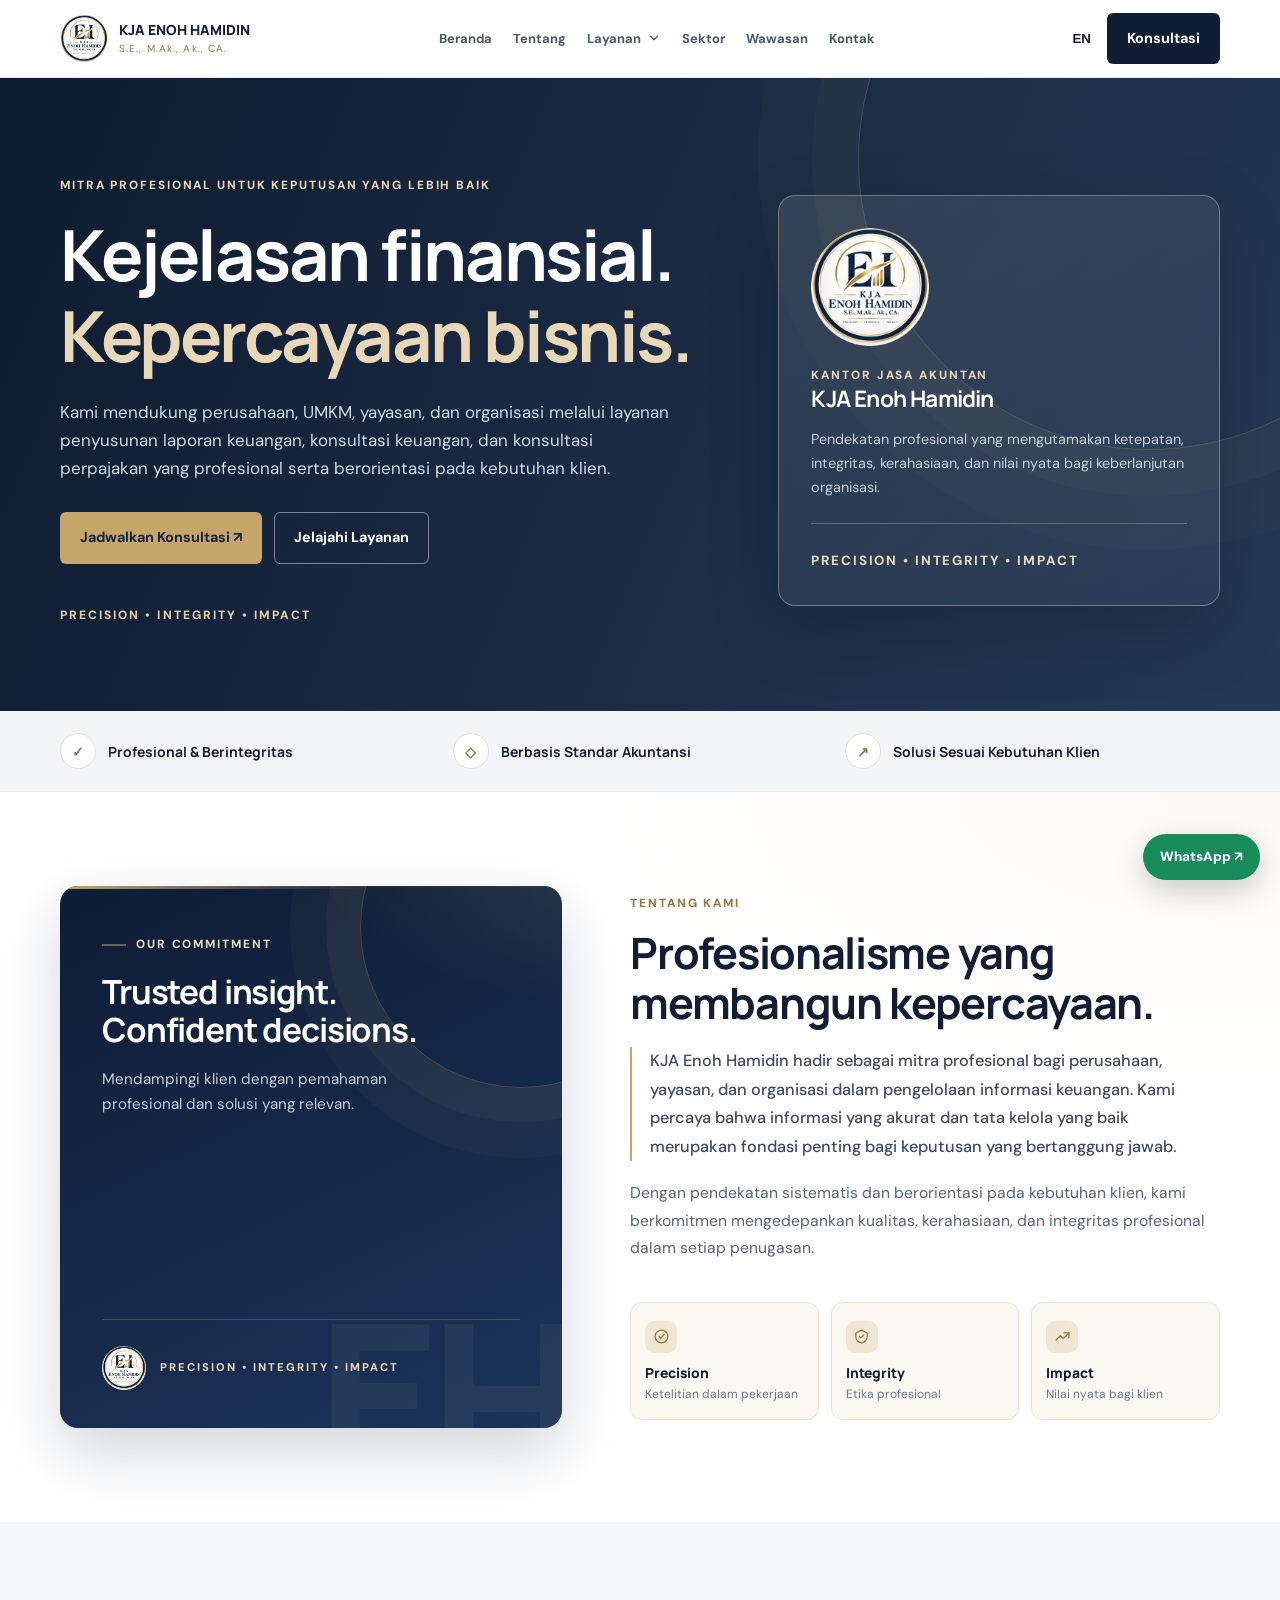
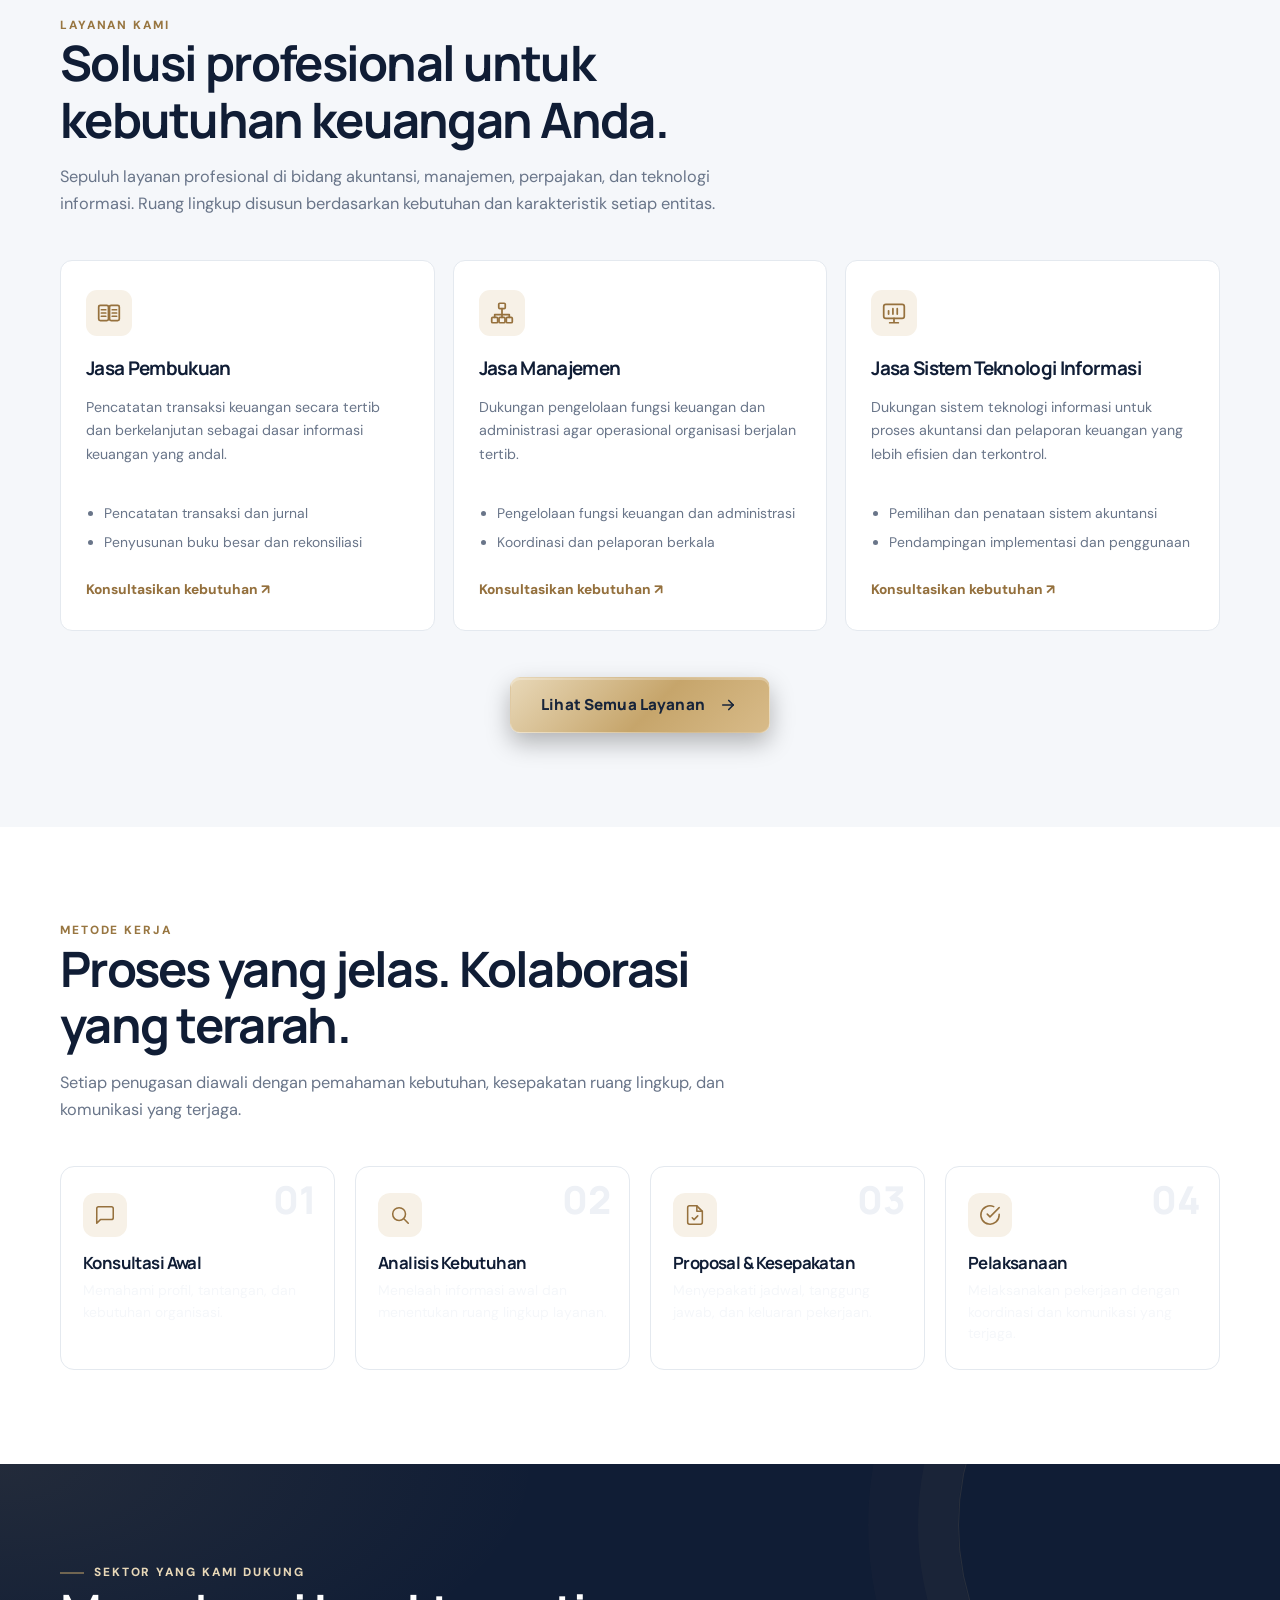
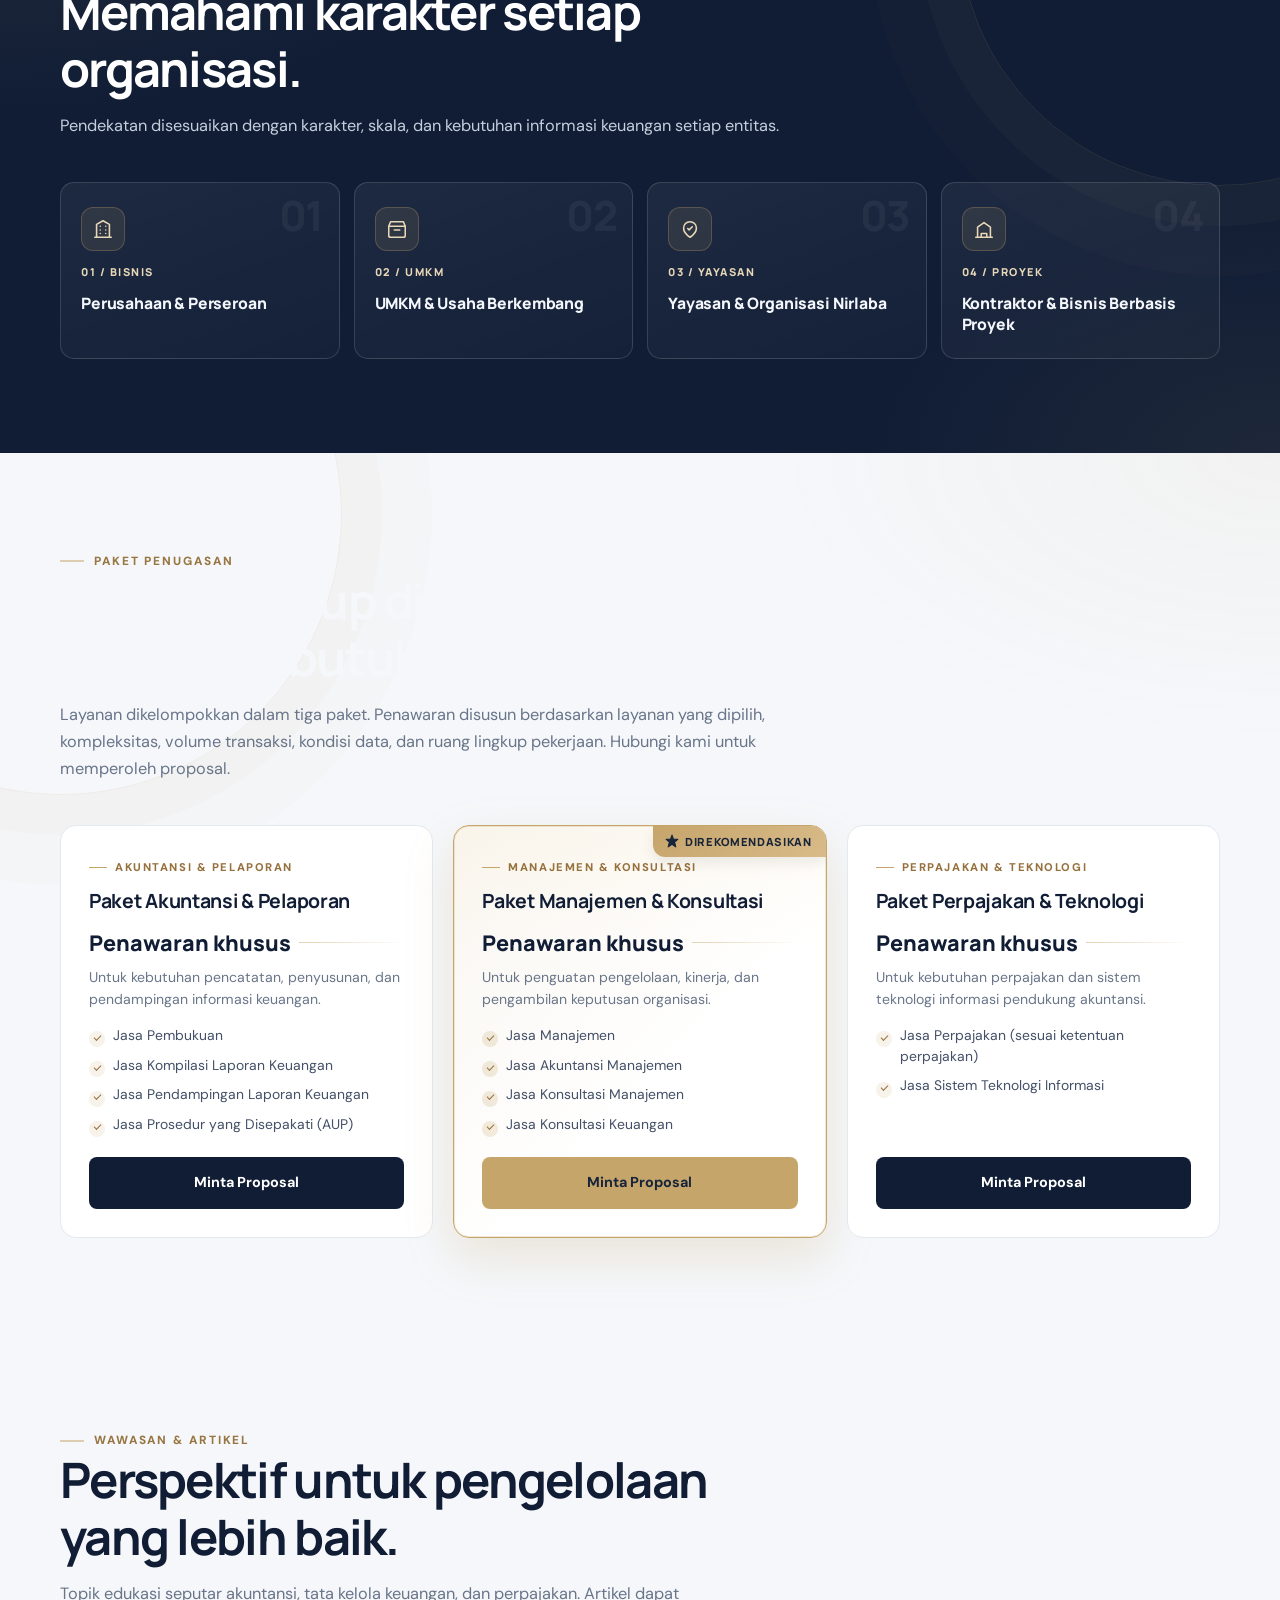
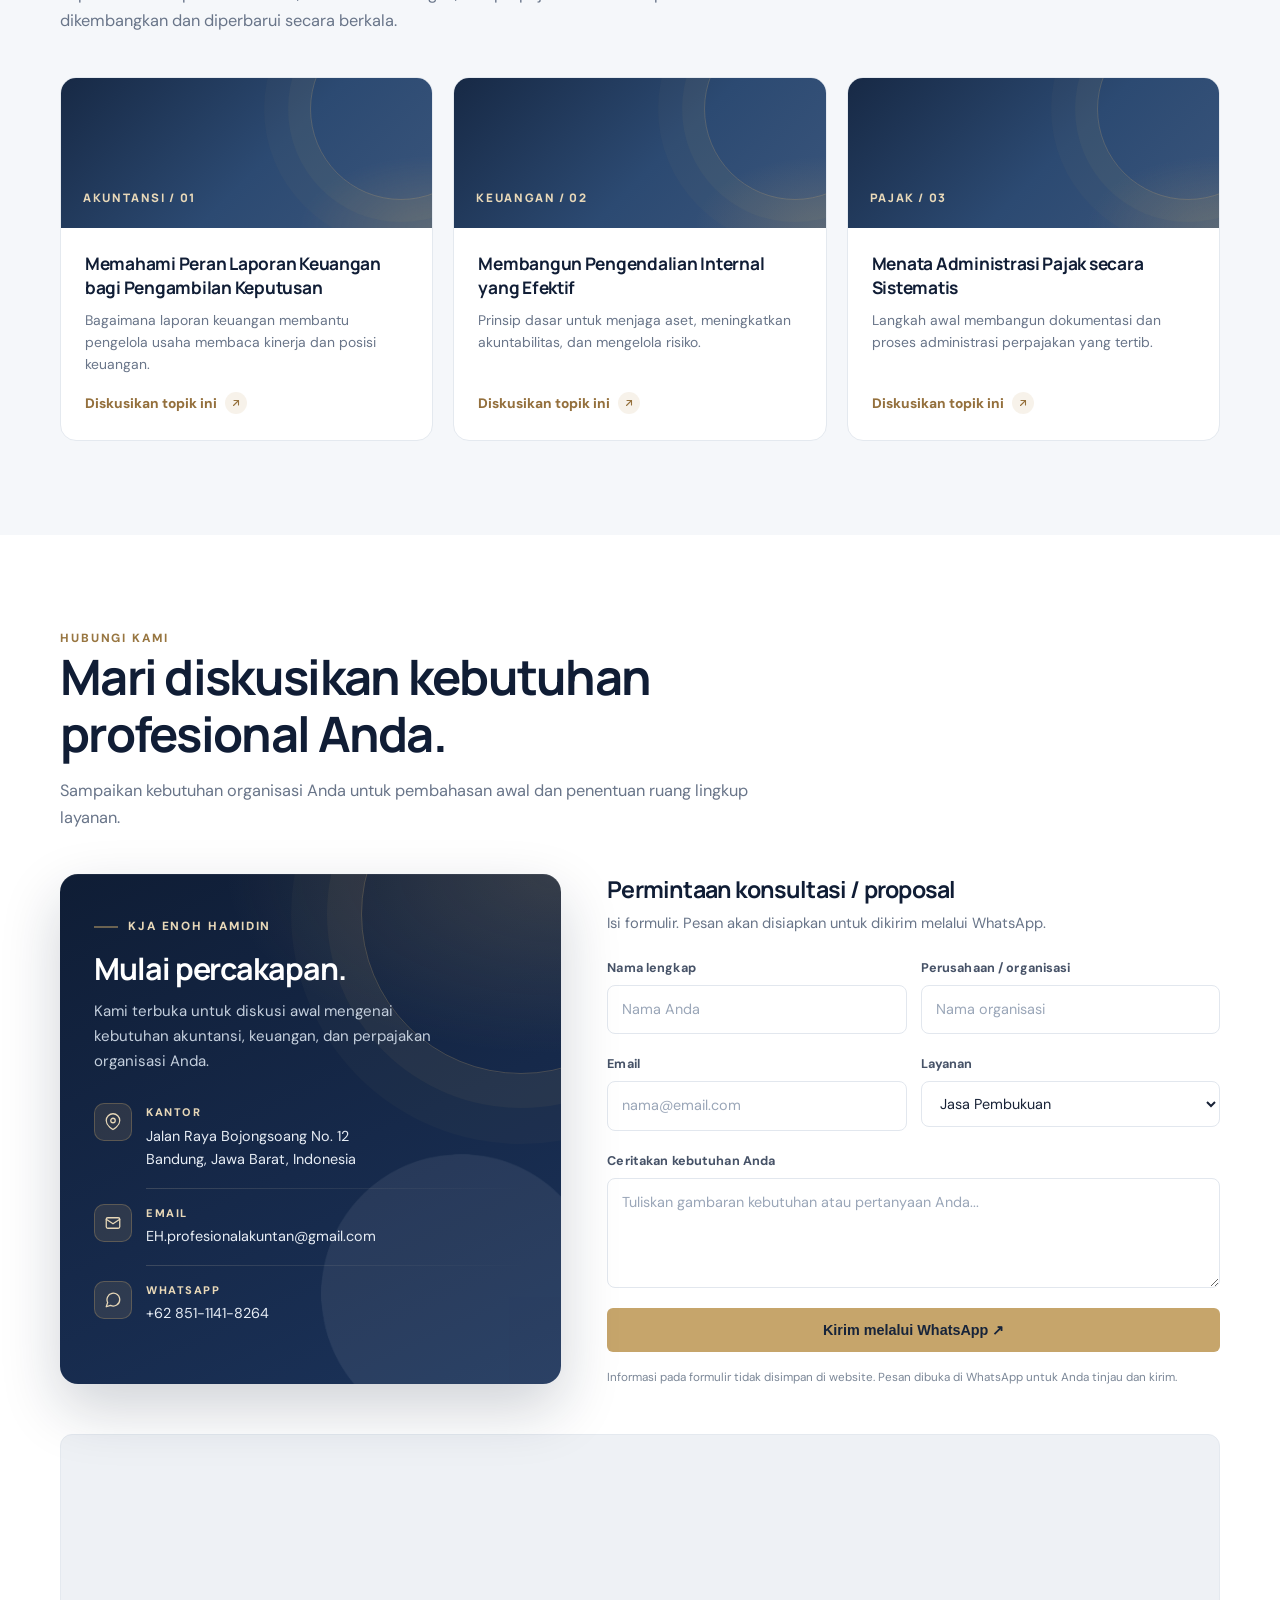
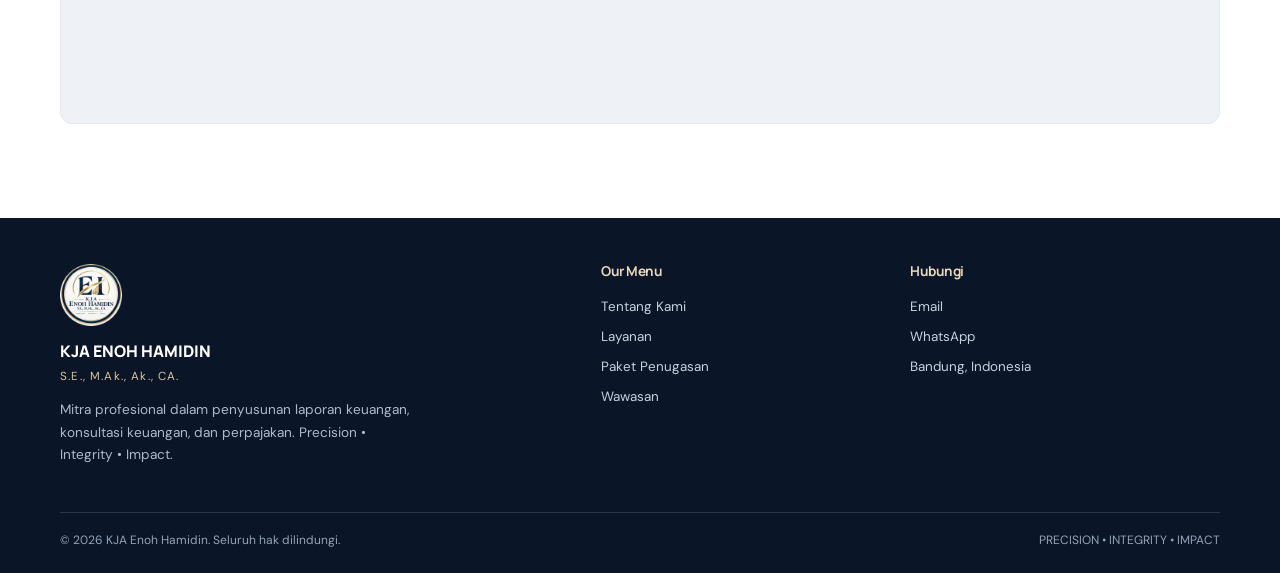
<file: index.html>
<!doctype html>
<html lang="id">
  <head>
    <meta charset="utf-8" />
    <meta content="width=device-width,initial-scale=1" name="viewport" />
    <meta content="#101d35" name="theme-color" />
    <title>KJA Enoh Hamidin | Accounting, Financial &amp; Tax Advisory</title>
    <meta
      content="KJA Enoh Hamidin — layanan penyusunan laporan keuangan, konsultasi keuangan, dan konsultasi perpajakan untuk perusahaan, UMKM, yayasan, dan organisasi."
      name="description"
    />
    <meta content="index,follow" name="robots" />
    <link
      href="[data-uri]"
      rel="icon"
      type="image/png"
    />
    <link href="https://www.kjaenohhamidin.com/" rel="canonical" />
    <meta content="website" property="og:type" />
    <meta
      content="KJA Enoh Hamidin | Precision • Integrity • Impact"
      property="og:title"
    />
    <meta
      content="Accounting, Financial &amp; Tax Advisory. Professional insight. Trusted partnership."
      property="og:description"
    />
    <meta
      content="https://www.kjaenohhamidin.com/logo-kja.png"
      property="og:image"
    />
    <meta content="id_ID" property="og:locale" />
    <link href="https://fonts.googleapis.com" rel="preconnect" />
    <link crossorigin="" href="https://fonts.gstatic.com" rel="preconnect" />
    <link
      href="https://fonts.googleapis.com/css2?family=DM+Sans:wght@400;500;600;700&amp;family=Manrope:wght@400;500;600;700;800&amp;display=swap"
      rel="stylesheet"
    />
    <link rel="stylesheet" href="assets/css/style.css" />
    <script type="application/ld+json">
      {
        "@context": "https://schema.org",
        "@type": "AccountingService",
        "name": "KJA Enoh Hamidin",
        "logo": "https://www.kjaenohhamidin.com/logo-kja.png",
        "email": "EH.profesionalakuntan@gmail.com",
        "telephone": "+6285111418264",
        "address": {
          "@type": "PostalAddress",
          "streetAddress": "Jalan Raya Bojongsoang No. 12",
          "addressLocality": "Bandung",
          "addressRegion": "Jawa Barat",
          "addressCountry": "ID"
        },
        "areaServed": "Indonesia",
        "hasOfferCatalog": {
          "@type": "OfferCatalog",
          "name": "Layanan KJA Enoh Hamidin",
          "itemListElement": [
            {
              "@type": "Offer",
              "itemOffered": { "@type": "Service", "name": "Jasa Pembukuan" }
            },
            {
              "@type": "Offer",
              "itemOffered": {
                "@type": "Service",
                "name": "Jasa Kompilasi Laporan Keuangan"
              }
            },
            {
              "@type": "Offer",
              "itemOffered": {
                "@type": "Service",
                "name": "Jasa Pendampingan Laporan Keuangan"
              }
            },
            {
              "@type": "Offer",
              "itemOffered": {
                "@type": "Service",
                "name": "Jasa Prosedur yang Disepakati (Agreed-Upon Procedures)"
              }
            },
            {
              "@type": "Offer",
              "itemOffered": { "@type": "Service", "name": "Jasa Manajemen" }
            },
            {
              "@type": "Offer",
              "itemOffered": {
                "@type": "Service",
                "name": "Jasa Akuntansi Manajemen"
              }
            },
            {
              "@type": "Offer",
              "itemOffered": {
                "@type": "Service",
                "name": "Jasa Konsultasi Manajemen"
              }
            },
            {
              "@type": "Offer",
              "itemOffered": {
                "@type": "Service",
                "name": "Jasa Konsultasi Keuangan"
              }
            },
            {
              "@type": "Offer",
              "itemOffered": { "@type": "Service", "name": "Jasa Perpajakan" }
            },
            {
              "@type": "Offer",
              "itemOffered": {
                "@type": "Service",
                "name": "Jasa Sistem Teknologi Informasi"
              }
            }
          ]
        },
        "description": "Penyusunan laporan keuangan, konsultasi keuangan, dan konsultasi perpajakan."
      }
    </script>
  </head>
  <body>
    <!-- Navbar -->
    <header>
      <div class="container nav">
        <!-- Brand: logo di paling kiri -->
        <a class="brand" href="#home">
          <img
            alt="Logo KJA Enoh Hamidin"
            class="logo logoimg"
            src="assets/img/logo-kja.png"
          />
          <span class="brand-text">
            <span class="brand-title">KJA ENOH HAMIDIN</span>
            <span class="brand-sub">S.E., M.Ak., Ak., CA.</span>
          </span>
        </a>

        <nav aria-label="Navigasi utama" class="navlinks" id="navlinks">
          <a href="index.html#home">Beranda</a>
          <a href="index.html#about">Tentang</a>

          <!-- Dropdown Layanan -->
          <div class="dropdown">
            <button
              aria-expanded="false"
              aria-haspopup="true"
              class="dropdown-toggle"
              id="servicesToggle"
              type="button"
            >
              <span>Layanan</span>
              <svg
                aria-hidden="true"
                class="chev"
                focusable="false"
                viewBox="0 0 24 24"
              >
                <path d="M6 9l6 6 6-6"></path>
              </svg>
            </button>
            <div class="dropdown-menu" role="menu">
              <a href="Layanan.html#pricing" role="menuitem">
                <span class="dd-num">-</span>
                <span>
                  <b>Paket</b>
                  <small>Paket Penugasan</small>
                </span>
              </a>
              <a href="Layanan.html#Akutansi" role="menuitem">
                <span class="dd-num">01</span>
                <span>
                  <b>Akuntansi &amp; Pelaporan</b>
                  <small>Pembukuan, kompilasi, pendampingan, AUP</small>
                </span>
              </a>
              <a href="Layanan.html#Manajemen" role="menuitem">
                <span class="dd-num">02</span>
                <span>
                  <b>Manajemen &amp; Konsultasi</b>
                  <small>Jasa manajemen, akuntansi manajemen, konsultasi</small>
                </span>
              </a>
              <a href="Layanan.html#Pajak" role="menuitem">
                <span class="dd-num">03</span>
                <span>
                  <b>Perpajakan &amp; Teknologi</b>
                  <small>Jasa perpajakan, sistem teknologi informasi</small>
                </span>
              </a>
              <a class="dropdown-all" href="Layanan.html" role="menuitem">
                <span>Lihat katalog layanan →</span>
              </a>
            </div>
          </div>

          <a href="#industries">Sektor</a>
          <a href="#insights">Wawasan</a>
          <a href="#contact">Kontak</a>
        </nav>

        <div class="navright">
          <button class="lang" id="lang" type="button">EN</button>
          <a class="btn btn-navy" href="#contact">Konsultasi</a>
          <button aria-label="Buka menu" class="hamb" id="hamb">☰</button>
        </div>
      </div>
    </header>

    <main>
      <!-- Section Banner -->
      <section class="hero" id="home">
        <div class="container hero-grid">
          <div>
            <div
              class="eyebrow"
              data-en="A Professional Partner for Better Decisions"
              data-id="Mitra Profesional untuk Keputusan yang Lebih Baik"
            >
              Mitra Profesional untuk Keputusan yang Lebih Baik
            </div>
            <h1
              data-en-html="Financial clarity.&lt;br&gt;&lt;em&gt;Business confidence.&lt;/em&gt;"
              data-id-html="Kejelasan finansial.&lt;br&gt;&lt;em&gt;Kepercayaan bisnis.&lt;/em&gt;"
            >
              Kejelasan finansial.
              <br />
              <em> Kepercayaan bisnis. </em>
            </h1>
            <p
              class="hero-copy"
              data-en="We support companies, SMEs, foundations, and organizations with professional financial reporting, financial consulting, and tax advisory shaped around client needs."
              data-id="Kami mendukung perusahaan, UMKM, yayasan, dan organisasi melalui layanan penyusunan laporan keuangan, konsultasi keuangan, dan konsultasi perpajakan yang profesional serta berorientasi pada kebutuhan klien."
            >
              Kami mendukung perusahaan, UMKM, yayasan, dan organisasi melalui
              layanan penyusunan laporan keuangan, konsultasi keuangan, dan
              konsultasi perpajakan yang profesional serta berorientasi pada
              kebutuhan klien.
            </p>
            <div class="actions">
              <a
                class="btn btn-gold"
                data-en="Schedule a Consultation ↗"
                data-id="Jadwalkan Konsultasi ↗"
                href="#contact"
              >
                Jadwalkan Konsultasi ↗
              </a>
              <a
                class="btn btn-line"
                data-en="Explore Services"
                data-id="Jelajahi Layanan"
                href="#services"
              >
                Jelajahi Layanan
              </a>
            </div>
            <div class="motto">PRECISION • INTEGRITY • IMPACT</div>
          </div>
          <aside class="hero-card">
            <img
              alt="Logo KJA Enoh Hamidin"
              class="herologo logoimg"
              src="assets/img/logo-kja.png"
            />
            <div
              class="eyebrow"
              data-en="Accounting Services Firm"
              data-id="Kantor Jasa Akuntan"
            >
              Kantor Jasa Akuntan
            </div>
            <h3>KJA Enoh Hamidin</h3>
            <p
              data-en="A professional approach focused on precision, integrity, confidentiality, and meaningful value for organizational sustainability."
              data-id="Pendekatan profesional yang mengutamakan ketepatan, integritas, kerahasiaan, dan nilai nyata bagi keberlanjutan organisasi."
            >
              Pendekatan profesional yang mengutamakan ketepatan, integritas,
              kerahasiaan, dan nilai nyata bagi keberlanjutan organisasi.
            </p>
            <hr />
            <small> PRECISION • INTEGRITY • IMPACT </small>
          </aside>
        </div>
      </section>
      <div class="trust">
        <div class="container trustgrid">
          <div class="trustitem">
            <span class="trusticon"> ✓ </span>
            <span
              data-en="Professional &amp; Principled"
              data-id="Profesional &amp; Berintegritas"
            >
              Profesional &amp; Berintegritas
            </span>
          </div>
          <div class="trustitem">
            <span class="trusticon"> ◇ </span>
            <span
              data-en="Standards-Based Approach"
              data-id="Berbasis Standar Akuntansi"
            >
              Berbasis Standar Akuntansi
            </span>
          </div>
          <div class="trustitem">
            <span class="trusticon"> ↗ </span>
            <span
              data-en="Client-Focused Solutions"
              data-id="Solusi Sesuai Kebutuhan Klien"
            >
              Solusi Sesuai Kebutuhan Klien
            </span>
          </div>
        </div>
      </div>

      <!-- Section Tentang Kami -->
      <section class="section about-section" id="about">
        <div class="container aboutgrid">
          <div class="statement">
            <div class="statement-inner">
              <div class="eyebrow eyebrow-gold">OUR COMMITMENT</div>
              <h3>
                Trusted insight.
                <br />
                Confident decisions.
              </h3>
              <p
                data-en="Supporting clients with professional insight and relevant solutions."
                data-id="Mendampingi klien dengan pemahaman profesional dan solusi yang relevan."
              >
                Mendampingi klien dengan pemahaman profesional dan solusi yang
                relevan.
              </p>
            </div>
            <div class="statement-foot">
              <span class="seal-mini" aria-hidden="true">
                <img
                  src="assets/img/logo-kja.png"
                  alt=""
                  width="44"
                  height="44"
                />
              </span>
              <strong> PRECISION • INTEGRITY • IMPACT </strong>
            </div>
            <span class="statement-ornament" aria-hidden="true"></span>
          </div>

          <div class="aboutcopy">
            <div class="eyebrow" data-en="Who We Are" data-id="Tentang Kami">
              Tentang Kami
            </div>
            <h2
              data-en="Professionalism that builds trust."
              data-id="Profesionalisme yang membangun kepercayaan."
            >
              Profesionalisme yang membangun kepercayaan.
            </h2>

            <p
              class="about-lead"
              data-en="KJA Enoh Hamidin serves as a professional partner to companies, foundations, and organizations in managing financial information. We believe accurate information and sound governance are essential foundations for responsible decisions."
              data-id="KJA Enoh Hamidin hadir sebagai mitra profesional bagi perusahaan, yayasan, dan organisasi dalam pengelolaan informasi keuangan. Kami percaya bahwa informasi yang akurat dan tata kelola yang baik merupakan fondasi penting bagi keputusan yang bertanggung jawab."
            >
              KJA Enoh Hamidin hadir sebagai mitra profesional bagi perusahaan,
              yayasan, dan organisasi dalam pengelolaan informasi keuangan. Kami
              percaya bahwa informasi yang akurat dan tata kelola yang baik
              merupakan fondasi penting bagi keputusan yang bertanggung jawab.
            </p>
            <p
              data-en="Through a systematic, client-focused approach, we prioritize quality, confidentiality, and professional integrity in every engagement."
              data-id="Dengan pendekatan sistematis dan berorientasi pada kebutuhan klien, kami berkomitmen mengedepankan kualitas, kerahasiaan, dan integritas profesional dalam setiap penugasan."
            >
              Dengan pendekatan sistematis dan berorientasi pada kebutuhan
              klien, kami berkomitmen mengedepankan kualitas, kerahasiaan, dan
              integritas profesional dalam setiap penugasan.
            </p>

            <div class="values">
              <div class="value">
                <span class="value-icon" aria-hidden="true">
                  <svg
                    viewBox="0 0 24 24"
                    fill="none"
                    stroke="currentColor"
                    stroke-width="1.7"
                    stroke-linecap="round"
                    stroke-linejoin="round"
                  >
                    <circle cx="12" cy="12" r="9" />
                    <path d="m8.5 12 2.5 2.5L16 9" />
                  </svg>
                </span>
                <b> Precision </b>
                <span
                  data-en="Accuracy in every engagement"
                  data-id="Ketelitian dalam pekerjaan"
                >
                  Ketelitian dalam pekerjaan
                </span>
              </div>
              <div class="value">
                <span class="value-icon" aria-hidden="true">
                  <svg
                    viewBox="0 0 24 24"
                    fill="none"
                    stroke="currentColor"
                    stroke-width="1.7"
                    stroke-linecap="round"
                    stroke-linejoin="round"
                  >
                    <path
                      d="M12 3 4 7v5c0 4.5 3.4 8.5 8 9 4.6-.5 8-4.5 8-9V7z"
                    />
                    <path d="m9 12 2 2 4-4" />
                  </svg>
                </span>
                <b> Integrity </b>
                <span data-en="Professional ethics" data-id="Etika profesional">
                  Etika profesional
                </span>
              </div>
              <div class="value">
                <span class="value-icon" aria-hidden="true">
                  <svg
                    viewBox="0 0 24 24"
                    fill="none"
                    stroke="currentColor"
                    stroke-width="1.7"
                    stroke-linecap="round"
                    stroke-linejoin="round"
                  >
                    <path d="M3 17l6-6 4 4 8-8" />
                    <path d="M14 7h7v7" />
                  </svg>
                </span>
                <b> Impact </b>
                <span
                  data-en="Meaningful client value"
                  data-id="Nilai nyata bagi klien"
                >
                  Nilai nyata bagi klien
                </span>
              </div>
            </div>
          </div>
        </div>
      </section>

      <!-- Section Layanan-->
      <section class="section services" id="services">
        <div class="container">
          <div class="section-head">
            <div class="eyebrow" data-en="Our Services" data-id="Layanan Kami">
              Layanan Kami
            </div>
            <h2
              data-en="Professional solutions for your financial needs."
              data-id="Solusi profesional untuk kebutuhan keuangan Anda."
            >
              Solusi profesional untuk kebutuhan keuangan Anda.
            </h2>
            <p
              data-en="Ten professional services across accounting, management, tax, and information technology. Scope is designed around the needs and characteristics of each organization."
              data-id="Sepuluh layanan profesional di bidang akuntansi, manajemen, perpajakan, dan teknologi informasi. Ruang lingkup disusun berdasarkan kebutuhan dan karakteristik setiap entitas."
            >
              Sepuluh layanan profesional di bidang akuntansi, manajemen,
              perpajakan, dan teknologi informasi. Ruang lingkup disusun
              berdasarkan kebutuhan dan karakteristik setiap entitas.
            </p>
          </div>

          <!-- ===== 3 LAYANAN UNGGULAN (GRID 3 KOLOM) ===== -->
          <div class="cards c4">
            <article class="card">
              <div class="cardicon">
                <svg aria-hidden="true" focusable="false" viewbox="0 0 24 24">
                  <rect height="14" rx="1.5" width="9" x="2.5" y="5"></rect>
                  <rect height="14" rx="1.5" width="9" x="12.5" y="5"></rect>
                  <path d="M5 9h4M5 12h4M5 15h4M15 9h4M15 12h4M15 15h4"></path>
                </svg>
              </div>
              <h3 data-en="Bookkeeping Services" data-id="Jasa Pembukuan">
                Jasa Pembukuan
              </h3>
              <p
                data-en="Orderly, ongoing recording of financial transactions as a reliable basis for financial information."
                data-id="Pencatatan transaksi keuangan secara tertib dan berkelanjutan sebagai dasar informasi keuangan yang andal."
              >
                Pencatatan transaksi keuangan secara tertib dan berkelanjutan
                sebagai dasar informasi keuangan yang andal.
              </p>
              <ul class="detail-list">
                <li
                  data-en="Transaction recording and journals"
                  data-id="Pencatatan transaksi dan jurnal"
                >
                  Pencatatan transaksi dan jurnal
                </li>
                <li
                  data-en="Ledger maintenance and reconciliation"
                  data-id="Penyusunan buku besar dan rekonsiliasi"
                >
                  Penyusunan buku besar dan rekonsiliasi
                </li>
              </ul>
              <a
                class="text-link"
                data-en="Discuss your needs ↗"
                data-id="Konsultasikan kebutuhan ↗"
                href="#contact"
              >
                Konsultasikan kebutuhan ↗
              </a>
            </article>

            <article class="card">
              <div class="cardicon">
                <svg aria-hidden="true" focusable="false" viewbox="0 0 24 24">
                  <rect height="5" rx="1" width="6" x="9" y="3"></rect>
                  <rect height="5" rx="1" width="5.5" x="2.5" y="16"></rect>
                  <rect height="5" rx="1" width="5.5" x="9.25" y="16"></rect>
                  <rect height="5" rx="1" width="5.5" x="16" y="16"></rect>
                  <path d="M12 8v8M5.25 16v-2.5h13.5V16"></path>
                </svg>
              </div>
              <h3 data-en="Management Services" data-id="Jasa Manajemen">
                Jasa Manajemen
              </h3>
              <p
                data-en="Support in managing finance and administrative functions so operations run in an orderly way."
                data-id="Dukungan pengelolaan fungsi keuangan dan administrasi agar operasional organisasi berjalan tertib."
              >
                Dukungan pengelolaan fungsi keuangan dan administrasi agar
                operasional organisasi berjalan tertib.
              </p>
              <ul class="detail-list">
                <li
                  data-en="Finance and administrative function management"
                  data-id="Pengelolaan fungsi keuangan dan administrasi"
                >
                  Pengelolaan fungsi keuangan dan administrasi
                </li>
                <li
                  data-en="Coordination and periodic reporting"
                  data-id="Koordinasi dan pelaporan berkala"
                >
                  Koordinasi dan pelaporan berkala
                </li>
              </ul>
              <a
                class="text-link"
                data-en="Discuss your needs ↗"
                data-id="Konsultasikan kebutuhan ↗"
                href="#contact"
              >
                Konsultasikan kebutuhan ↗
              </a>
            </article>

            <article class="card">
              <div class="cardicon">
                <svg aria-hidden="true" focusable="false" viewbox="0 0 24 24">
                  <rect height="13" rx="2" width="19" x="2.5" y="4"></rect>
                  <path d="M8 21h8M12 17v4"></path>
                  <path d="M7 13v-3M11 13V8M15 13v-5"></path>
                </svg>
              </div>
              <h3
                data-en="Information Technology Systems"
                data-id="Jasa Sistem Teknologi Informasi"
              >
                Jasa Sistem Teknologi Informasi
              </h3>
              <p
                data-en="IT systems support for more efficient and controlled accounting and financial reporting processes."
                data-id="Dukungan sistem teknologi informasi untuk proses akuntansi dan pelaporan keuangan yang lebih efisien dan terkontrol."
              >
                Dukungan sistem teknologi informasi untuk proses akuntansi dan
                pelaporan keuangan yang lebih efisien dan terkontrol.
              </p>
              <ul class="detail-list">
                <li
                  data-en="Accounting system selection and setup"
                  data-id="Pemilihan dan penataan sistem akuntansi"
                >
                  Pemilihan dan penataan sistem akuntansi
                </li>
                <li
                  data-en="Implementation and usage support"
                  data-id="Pendampingan implementasi dan penggunaan"
                >
                  Pendampingan implementasi dan penggunaan
                </li>
              </ul>
              <a
                class="text-link"
                data-en="Discuss your needs ↗"
                data-id="Konsultasikan kebutuhan ↗"
                href="#contact"
              >
                Konsultasikan kebutuhan ↗
              </a>
            </article>
          </div>

          <!-- ===== TOMBOL KE HALAMAN LAYANAN ===== -->
          <div class="cta-solo">
            <a
              class="cta-solo-btn"
              data-en="View All Services →"
              data-id="Lihat Semua Layanan →"
              href="Layanan.html"
            >
              <span class="cta-solo-label">Lihat Semua Layanan</span>
              <span class="cta-solo-arrow" aria-hidden="true">
                <svg
                  viewBox="0 0 24 24"
                  fill="none"
                  stroke="currentColor"
                  stroke-width="2.2"
                  stroke-linecap="round"
                  stroke-linejoin="round"
                >
                  <path d="M5 12h14" />
                  <path d="m13 6 6 6-6 6" />
                </svg>
              </span>
            </a>
          </div>
        </div>
      </section>

      <!-- Section Metode Kerja -->
      <section class="section">
        <div class="container">
          <div class="section-head">
            <div class="eyebrow" data-en="Our Approach" data-id="Metode Kerja">
              Metode Kerja
            </div>
            <h2
              data-en="A clear process. A focused collaboration."
              data-id="Proses yang jelas. Kolaborasi yang terarah."
            >
              Proses yang jelas. Kolaborasi yang terarah.
            </h2>
            <p
              data-en="Every engagement begins with understanding client needs, agreeing on scope, and maintaining clear communication."
              data-id="Setiap penugasan diawali dengan pemahaman kebutuhan, kesepakatan ruang lingkup, dan komunikasi yang terjaga."
            >
              Setiap penugasan diawali dengan pemahaman kebutuhan, kesepakatan
              ruang lingkup, dan komunikasi yang terjaga.
            </p>
          </div>
          <div class="process" aria-label="Alur kerja konsultasi">
            <article class="process-step" data-step="01">
              <span class="process-line" aria-hidden="true"></span>
              <div class="process-icon" aria-hidden="true">
                <svg
                  viewBox="0 0 24 24"
                  fill="none"
                  stroke="currentColor"
                  stroke-width="1.7"
                  stroke-linecap="round"
                  stroke-linejoin="round"
                >
                  <path
                    d="M21 15a2 2 0 0 1-2 2H7l-4 4V5a2 2 0 0 1 2-2h14a2 2 0 0 1 2 2z"
                  />
                </svg>
              </div>
              <div class="num">01</div>
              <h3 data-en="Initial Consultation" data-id="Konsultasi Awal">
                Konsultasi Awal
              </h3>
              <p
                data-en="Understanding your organization, challenges, and needs."
                data-id="Memahami profil, tantangan, dan kebutuhan organisasi."
              >
                Memahami profil, tantangan, dan kebutuhan organisasi.
              </p>
            </article>

            <article class="process-step" data-step="02">
              <span class="process-line" aria-hidden="true"></span>
              <div class="process-icon" aria-hidden="true">
                <svg
                  viewBox="0 0 24 24"
                  fill="none"
                  stroke="currentColor"
                  stroke-width="1.7"
                  stroke-linecap="round"
                  stroke-linejoin="round"
                >
                  <circle cx="11" cy="11" r="7" />
                  <path d="m21 21-4.3-4.3" />
                </svg>
              </div>
              <div class="num">02</div>
              <h3 data-en="Needs Assessment" data-id="Analisis Kebutuhan">
                Analisis Kebutuhan
              </h3>
              <p
                data-en="Reviewing initial information and defining service scope."
                data-id="Menelaah informasi awal dan menentukan ruang lingkup layanan."
              >
                Menelaah informasi awal dan menentukan ruang lingkup layanan.
              </p>
            </article>

            <article class="process-step" data-step="03">
              <span class="process-line" aria-hidden="true"></span>
              <div class="process-icon" aria-hidden="true">
                <svg
                  viewBox="0 0 24 24"
                  fill="none"
                  stroke="currentColor"
                  stroke-width="1.7"
                  stroke-linecap="round"
                  stroke-linejoin="round"
                >
                  <path
                    d="M14 2H6a2 2 0 0 0-2 2v16a2 2 0 0 0 2 2h12a2 2 0 0 0 2-2V8z"
                  />
                  <path d="M14 2v6h6" />
                  <path d="m9 15 2 2 4-4" />
                </svg>
              </div>
              <div class="num">03</div>
              <h3
                data-en="Proposal &amp; Agreement"
                data-id="Proposal &amp; Kesepakatan"
              >
                Proposal &amp; Kesepakatan
              </h3>
              <p
                data-en="Agreeing on timelines, responsibilities, and deliverables."
                data-id="Menyepakati jadwal, tanggung jawab, dan keluaran pekerjaan."
              >
                Menyepakati jadwal, tanggung jawab, dan keluaran pekerjaan.
              </p>
            </article>

            <article class="process-step" data-step="04">
              <span class="process-line" aria-hidden="true"></span>
              <div class="process-icon" aria-hidden="true">
                <svg
                  viewBox="0 0 24 24"
                  fill="none"
                  stroke="currentColor"
                  stroke-width="1.7"
                  stroke-linecap="round"
                  stroke-linejoin="round"
                >
                  <path d="M22 11.08V12a10 10 0 1 1-5.93-9.14" />
                  <path d="m9 11 3 3L22 4" />
                </svg>
              </div>
              <div class="num">04</div>
              <h3 data-en="Delivery" data-id="Pelaksanaan">Pelaksanaan</h3>
              <p
                data-en="Delivering the engagement with consistent coordination and communication."
                data-id="Melaksanakan pekerjaan dengan koordinasi dan komunikasi yang terjaga."
              >
                Melaksanakan pekerjaan dengan koordinasi dan komunikasi yang
                terjaga.
              </p>
            </article>
          </div>
        </div>
      </section>

      <!-- Section Sektor -->
      <section class="section industries" id="industries">
        <div class="container">
          <div class="section-head">
            <div
              class="eyebrow eyebrow-gold"
              data-en="Who We Support"
              data-id="Sektor yang Kami Dukung"
            >
              Sektor yang Kami Dukung
            </div>
            <h2
              data-en="Understanding every organization."
              data-id="Memahami karakter setiap organisasi."
            >
              Memahami karakter setiap organisasi.
            </h2>
            <p
              data-en="Our approach is tailored to each entity's nature, scale, and financial information needs."
              data-id="Pendekatan disesuaikan dengan karakter, skala, dan kebutuhan informasi keuangan setiap entitas."
            >
              Pendekatan disesuaikan dengan karakter, skala, dan kebutuhan
              informasi keuangan setiap entitas.
            </p>
          </div>

          <div class="industrygrid">
            <article class="industry" data-step="01">
              <span class="industry-icon" aria-hidden="true">
                <svg
                  viewBox="0 0 24 24"
                  fill="none"
                  stroke="currentColor"
                  stroke-width="1.7"
                  stroke-linecap="round"
                  stroke-linejoin="round"
                >
                  <path d="M3 21h18" />
                  <path d="M5 21V7l7-4 7 4v14" />
                  <path
                    d="M9 9h.01M9 13h.01M9 17h.01M15 9h.01M15 13h.01M15 17h.01"
                  />
                </svg>
              </span>
              <small data-en="01 / BUSINESS" data-id="01 / BISNIS">
                01 / BISNIS
              </small>
              <span
                class="industry-name"
                data-en="Companies &amp; Corporations"
                data-id="Perusahaan &amp; Perseroan"
              >
                Perusahaan &amp; Perseroan
              </span>
              <span class="industry-arrow" aria-hidden="true">
                <svg
                  viewBox="0 0 24 24"
                  fill="none"
                  stroke="currentColor"
                  stroke-width="2.2"
                  stroke-linecap="round"
                  stroke-linejoin="round"
                >
                  <path d="M7 17 17 7" />
                  <path d="M8 7h9v9" />
                </svg>
              </span>
            </article>

            <article class="industry" data-step="02">
              <span class="industry-icon" aria-hidden="true">
                <svg
                  viewBox="0 0 24 24"
                  fill="none"
                  stroke="currentColor"
                  stroke-width="1.7"
                  stroke-linecap="round"
                  stroke-linejoin="round"
                >
                  <path d="M3 9 5 4h14l2 5" />
                  <path d="M3 9h18v10a2 2 0 0 1-2 2H5a2 2 0 0 1-2-2z" />
                  <path d="M9 13h6" />
                </svg>
              </span>
              <small data-en="02 / SME" data-id="02 / UMKM"> 02 / UMKM </small>
              <span
                class="industry-name"
                data-en="SMEs &amp; Growing Businesses"
                data-id="UMKM &amp; Usaha Berkembang"
              >
                UMKM &amp; Usaha Berkembang
              </span>
              <span class="industry-arrow" aria-hidden="true">
                <svg
                  viewBox="0 0 24 24"
                  fill="none"
                  stroke="currentColor"
                  stroke-width="2.2"
                  stroke-linecap="round"
                  stroke-linejoin="round"
                >
                  <path d="M7 17 17 7" />
                  <path d="M8 7h9v9" />
                </svg>
              </span>
            </article>

            <article class="industry" data-step="03">
              <span class="industry-icon" aria-hidden="true">
                <svg
                  viewBox="0 0 24 24"
                  fill="none"
                  stroke="currentColor"
                  stroke-width="1.7"
                  stroke-linecap="round"
                  stroke-linejoin="round"
                >
                  <path
                    d="M12 21s-7-4.35-7-10a7 7 0 0 1 14 0c0 5.65-7 10-7 10z"
                  />
                  <path d="M9.5 11.5 11 13l3.5-3.5" />
                </svg>
              </span>
              <small data-en="03 / FOUNDATION" data-id="03 / YAYASAN">
                03 / YAYASAN
              </small>
              <span
                class="industry-name"
                data-en="Foundations &amp; Non-profit Organizations"
                data-id="Yayasan &amp; Organisasi Nirlaba"
              >
                Yayasan &amp; Organisasi Nirlaba
              </span>
              <span class="industry-arrow" aria-hidden="true">
                <svg
                  viewBox="0 0 24 24"
                  fill="none"
                  stroke="currentColor"
                  stroke-width="2.2"
                  stroke-linecap="round"
                  stroke-linejoin="round"
                >
                  <path d="M7 17 17 7" />
                  <path d="M8 7h9v9" />
                </svg>
              </span>
            </article>

            <article class="industry" data-step="04">
              <span class="industry-icon" aria-hidden="true">
                <svg
                  viewBox="0 0 24 24"
                  fill="none"
                  stroke="currentColor"
                  stroke-width="1.7"
                  stroke-linecap="round"
                  stroke-linejoin="round"
                >
                  <path d="M3 21h18" />
                  <path d="M5 21V10l7-5 7 5v11" />
                  <path d="M9 21v-4h6v4" />
                </svg>
              </span>
              <small data-en="04 / PROJECT" data-id="04 / PROYEK">
                04 / PROYEK
              </small>
              <span
                class="industry-name"
                data-en="Contractors &amp; Project-Based Businesses"
                data-id="Kontraktor &amp; Bisnis Berbasis Proyek"
              >
                Kontraktor &amp; Bisnis Berbasis Proyek
              </span>
              <span class="industry-arrow" aria-hidden="true">
                <svg
                  viewBox="0 0 24 24"
                  fill="none"
                  stroke="currentColor"
                  stroke-width="2.2"
                  stroke-linecap="round"
                  stroke-linejoin="round"
                >
                  <path d="M7 17 17 7" />
                  <path d="M8 7h9v9" />
                </svg>
              </span>
            </article>
          </div>
        </div>
      </section>

      <!-- Section Paket -->
      <section class="section pricing-section" id="pricing">
        <div class="container">
          <div class="section-head">
            <div
              class="eyebrow eyebrow-gold"
              data-en="Engagement Options"
              data-id="Paket Penugasan"
            >
              Paket Penugasan
            </div>
            <h2
              data-en="Engagements tailored to your needs."
              data-id="Ruang lingkup disesuaikan dengan kebutuhan Anda."
            >
              Ruang lingkup disesuaikan dengan kebutuhan Anda.
            </h2>
            <p
              data-en="Services are grouped into three packages. Proposals are based on the services selected, complexity, transaction volume, data condition, and engagement scope. Contact us for a tailored proposal."
              data-id="Layanan dikelompokkan dalam tiga paket. Penawaran disusun berdasarkan layanan yang dipilih, kompleksitas, volume transaksi, kondisi data, dan ruang lingkup pekerjaan. Hubungi kami untuk memperoleh proposal."
            >
              Layanan dikelompokkan dalam tiga paket. Penawaran disusun
              berdasarkan layanan yang dipilih, kompleksitas, volume transaksi,
              kondisi data, dan ruang lingkup pekerjaan. Hubungi kami untuk
              memperoleh proposal.
            </p>
          </div>

          <div class="prices">
            <article class="pricecard" data-index="1">
              <div
                class="tag"
                data-en="Accounting &amp; Reporting"
                data-id="Akuntansi &amp; Pelaporan"
              >
                Akuntansi &amp; Pelaporan
              </div>
              <h3
                data-en="Accounting &amp; Reporting Package"
                data-id="Paket Akuntansi &amp; Pelaporan"
              >
                Paket Akuntansi &amp; Pelaporan
              </h3>
              <div
                class="amount"
                data-en="Custom proposal"
                data-id="Penawaran khusus"
              >
                Penawaran khusus
              </div>
              <p
                data-en="For recording, preparing, and supporting financial information."
                data-id="Untuk kebutuhan pencatatan, penyusunan, dan pendampingan informasi keuangan."
              >
                Untuk kebutuhan pencatatan, penyusunan, dan pendampingan
                informasi keuangan.
              </p>
              <ul>
                <li data-en="Bookkeeping" data-id="Jasa Pembukuan">
                  Jasa Pembukuan
                </li>
                <li
                  data-en="Financial Statement Compilation"
                  data-id="Jasa Kompilasi Laporan Keuangan"
                >
                  Jasa Kompilasi Laporan Keuangan
                </li>
                <li
                  data-en="Financial Reporting Assistance"
                  data-id="Jasa Pendampingan Laporan Keuangan"
                >
                  Jasa Pendampingan Laporan Keuangan
                </li>
                <li
                  data-en="Agreed-Upon Procedures (AUP)"
                  data-id="Jasa Prosedur yang Disepakati (AUP)"
                >
                  Jasa Prosedur yang Disepakati (AUP)
                </li>
              </ul>
              <a
                class="btn btn-navy btn-block"
                data-en="Request Proposal"
                data-id="Minta Proposal"
                href="#contact"
              >
                Minta Proposal
              </a>
            </article>

            <article class="pricecard featured" data-index="2">
              <span class="badge-featured" aria-hidden="true">
                <svg
                  viewBox="0 0 24 24"
                  fill="none"
                  stroke="currentColor"
                  stroke-width="2"
                  stroke-linecap="round"
                  stroke-linejoin="round"
                >
                  <path
                    d="m12 2 2.4 6.9L22 9l-5.6 4.6L18.4 22 12 17.8 5.6 22l2-8.4L2 9l7.6-.1z"
                  />
                </svg>
                <span data-en="Recommended" data-id="Direkomendasikan"
                  >Direkomendasikan</span
                >
              </span>
              <div
                class="tag"
                data-en="Management &amp; Consulting"
                data-id="Manajemen &amp; Konsultasi"
              >
                Manajemen &amp; Konsultasi
              </div>
              <h3
                data-en="Management &amp; Consulting Package"
                data-id="Paket Manajemen &amp; Konsultasi"
              >
                Paket Manajemen &amp; Konsultasi
              </h3>
              <div
                class="amount"
                data-en="Custom proposal"
                data-id="Penawaran khusus"
              >
                Penawaran khusus
              </div>
              <p
                data-en="For stronger management, performance, and decision-making."
                data-id="Untuk penguatan pengelolaan, kinerja, dan pengambilan keputusan organisasi."
              >
                Untuk penguatan pengelolaan, kinerja, dan pengambilan keputusan
                organisasi.
              </p>
              <ul>
                <li data-en="Management Services" data-id="Jasa Manajemen">
                  Jasa Manajemen
                </li>
                <li
                  data-en="Management Accounting"
                  data-id="Jasa Akuntansi Manajemen"
                >
                  Jasa Akuntansi Manajemen
                </li>
                <li
                  data-en="Management Consulting"
                  data-id="Jasa Konsultasi Manajemen"
                >
                  Jasa Konsultasi Manajemen
                </li>
                <li
                  data-en="Financial Consulting"
                  data-id="Jasa Konsultasi Keuangan"
                >
                  Jasa Konsultasi Keuangan
                </li>
              </ul>
              <a
                class="btn btn-gold btn-block"
                data-en="Request Proposal"
                data-id="Minta Proposal"
                href="#contact"
              >
                Minta Proposal
              </a>
            </article>

            <article class="pricecard" data-index="3">
              <div
                class="tag"
                data-en="Tax &amp; Technology"
                data-id="Perpajakan &amp; Teknologi"
              >
                Perpajakan &amp; Teknologi
              </div>
              <h3
                data-en="Tax &amp; Technology Package"
                data-id="Paket Perpajakan &amp; Teknologi"
              >
                Paket Perpajakan &amp; Teknologi
              </h3>
              <div
                class="amount"
                data-en="Custom proposal"
                data-id="Penawaran khusus"
              >
                Penawaran khusus
              </div>
              <p
                data-en="For tax needs and IT systems supporting accounting."
                data-id="Untuk kebutuhan perpajakan dan sistem teknologi informasi pendukung akuntansi."
              >
                Untuk kebutuhan perpajakan dan sistem teknologi informasi
                pendukung akuntansi.
              </p>
              <ul>
                <li
                  data-en="Tax Services (per tax regulations)"
                  data-id="Jasa Perpajakan (sesuai ketentuan perpajakan)"
                >
                  Jasa Perpajakan (sesuai ketentuan perpajakan)
                </li>
                <li
                  data-en="Information Technology Systems"
                  data-id="Jasa Sistem Teknologi Informasi"
                >
                  Jasa Sistem Teknologi Informasi
                </li>
              </ul>
              <a
                class="btn btn-navy btn-block"
                data-en="Request Proposal"
                data-id="Minta Proposal"
                href="#contact"
              >
                Minta Proposal
              </a>
            </article>
          </div>
        </div>
      </section>

      <!-- Section Artikel -->
      <section class="section insights insights-section" id="insights">
        <div class="container">
          <div class="section-head">
            <div
              class="eyebrow eyebrow-gold"
              data-en="Insights &amp; Articles"
              data-id="Wawasan &amp; Artikel"
            >
              Wawasan &amp; Artikel
            </div>
            <h2
              data-en="Perspectives for better management."
              data-id="Perspektif untuk pengelolaan yang lebih baik."
            >
              Perspektif untuk pengelolaan yang lebih baik.
            </h2>
            <p
              data-en="Educational topics on accounting, financial governance, and taxation. Articles can be expanded and updated regularly."
              data-id="Topik edukasi seputar akuntansi, tata kelola keuangan, dan perpajakan. Artikel dapat dikembangkan dan diperbarui secara berkala."
            >
              Topik edukasi seputar akuntansi, tata kelola keuangan, dan
              perpajakan. Artikel dapat dikembangkan dan diperbarui secara
              berkala.
            </p>
          </div>

          <div class="articlegrid">
            <article class="article" data-index="1">
              <div
                class="articlebanner"
                data-en="ACCOUNTING / 01"
                data-id="AKUNTANSI / 01"
              >
                AKUNTANSI / 01
              </div>
              <div class="articlebody">
                <h3
                  data-en="Understanding the Role of Financial Statements in Decision-Making"
                  data-id="Memahami Peran Laporan Keuangan bagi Pengambilan Keputusan"
                >
                  Memahami Peran Laporan Keuangan bagi Pengambilan Keputusan
                </h3>
                <p
                  data-en="How financial statements help business owners and managers read performance and financial position."
                  data-id="Bagaimana laporan keuangan membantu pengelola usaha membaca kinerja dan posisi keuangan."
                >
                  Bagaimana laporan keuangan membantu pengelola usaha membaca
                  kinerja dan posisi keuangan.
                </p>
                <a
                  class="text-link article-link"
                  data-en="Discuss this topic ↗"
                  data-id="Diskusikan topik ini ↗"
                  href="#contact"
                >
                  <span class="article-link-text">Diskusikan topik ini</span>
                  <span class="article-link-arrow" aria-hidden="true">
                    <svg
                      viewBox="0 0 24 24"
                      fill="none"
                      stroke="currentColor"
                      stroke-width="2.2"
                      stroke-linecap="round"
                      stroke-linejoin="round"
                    >
                      <path d="M7 17 17 7" />
                      <path d="M8 7h9v9" />
                    </svg>
                  </span>
                </a>
              </div>
            </article>

            <article class="article" data-index="2">
              <div
                class="articlebanner"
                data-en="FINANCIAL / 02"
                data-id="KEUANGAN / 02"
              >
                KEUANGAN / 02
              </div>
              <div class="articlebody">
                <h3
                  data-en="Building Effective Internal Controls"
                  data-id="Membangun Pengendalian Internal yang Efektif"
                >
                  Membangun Pengendalian Internal yang Efektif
                </h3>
                <p
                  data-en="Core principles for safeguarding assets, strengthening accountability, and managing risk."
                  data-id="Prinsip dasar untuk menjaga aset, meningkatkan akuntabilitas, dan mengelola risiko."
                >
                  Prinsip dasar untuk menjaga aset, meningkatkan akuntabilitas,
                  dan mengelola risiko.
                </p>
                <a
                  class="text-link article-link"
                  data-en="Discuss this topic ↗"
                  data-id="Diskusikan topik ini ↗"
                  href="#contact"
                >
                  <span class="article-link-text">Diskusikan topik ini</span>
                  <span class="article-link-arrow" aria-hidden="true">
                    <svg
                      viewBox="0 0 24 24"
                      fill="none"
                      stroke="currentColor"
                      stroke-width="2.2"
                      stroke-linecap="round"
                      stroke-linejoin="round"
                    >
                      <path d="M7 17 17 7" />
                      <path d="M8 7h9v9" />
                    </svg>
                  </span>
                </a>
              </div>
            </article>

            <article class="article" data-index="3">
              <div
                class="articlebanner"
                data-en="TAX / 03"
                data-id="PAJAK / 03"
              >
                PAJAK / 03
              </div>
              <div class="articlebody">
                <h3
                  data-en="Organizing Tax Administration Systematically"
                  data-id="Menata Administrasi Pajak secara Sistematis"
                >
                  Menata Administrasi Pajak secara Sistematis
                </h3>
                <p
                  data-en="First steps toward building orderly tax documentation and administration processes."
                  data-id="Langkah awal membangun dokumentasi dan proses administrasi perpajakan yang tertib."
                >
                  Langkah awal membangun dokumentasi dan proses administrasi
                  perpajakan yang tertib.
                </p>
                <a
                  class="text-link article-link"
                  data-en="Discuss this topic ↗"
                  data-id="Diskusikan topik ini ↗"
                  href="#contact"
                >
                  <span class="article-link-text">Diskusikan topik ini</span>
                  <span class="article-link-arrow" aria-hidden="true">
                    <svg
                      viewBox="0 0 24 24"
                      fill="none"
                      stroke="currentColor"
                      stroke-width="2.2"
                      stroke-linecap="round"
                      stroke-linejoin="round"
                    >
                      <path d="M7 17 17 7" />
                      <path d="M8 7h9v9" />
                    </svg>
                  </span>
                </a>
              </div>
            </article>
          </div>
        </div>
      </section>

      <!-- Kontak Kami -->
      <section class="section" id="contact">
        <div class="container">
          <div class="section-head">
            <div class="eyebrow" data-en="Get in Touch" data-id="Hubungi Kami">
              Hubungi Kami
            </div>
            <h2
              data-en="Let's discuss your professional needs."
              data-id="Mari diskusikan kebutuhan profesional Anda."
            >
              Mari diskusikan kebutuhan profesional Anda.
            </h2>
            <p
              data-en="Tell us about your organization's needs so we can discuss the next steps and service scope."
              data-id="Sampaikan kebutuhan organisasi Anda untuk pembahasan awal dan penentuan ruang lingkup layanan."
            >
              Sampaikan kebutuhan organisasi Anda untuk pembahasan awal dan
              penentuan ruang lingkup layanan.
            </p>
          </div>
          <div class="contactgrid">
            <div class="contactbox">
              <span class="contactbox-watermark" aria-hidden="true"></span>
              <span class="contactbox-ornament" aria-hidden="true"></span>

              <div class="contactbox-inner">
                <div class="eyebrow eyebrow-gold">KJA ENOH HAMIDIN</div>
                <h2 data-en="Start a conversation." data-id="Mulai percakapan.">
                  Mulai percakapan.
                </h2>
                <p
                  data-en="We welcome an initial discussion about your organization's accounting, financial, and tax needs."
                  data-id="Kami terbuka untuk diskusi awal mengenai kebutuhan akuntansi, keuangan, dan perpajakan organisasi Anda."
                >
                  Kami terbuka untuk diskusi awal mengenai kebutuhan akuntansi,
                  keuangan, dan perpajakan organisasi Anda.
                </p>

                <div class="contactline">
                  <span class="contactline-icon" aria-hidden="true">
                    <svg
                      viewBox="0 0 24 24"
                      fill="none"
                      stroke="currentColor"
                      stroke-width="1.7"
                      stroke-linecap="round"
                      stroke-linejoin="round"
                    >
                      <path
                        d="M21 10c0 7-9 12-9 12s-9-5-9-12a9 9 0 0 1 18 0z"
                      />
                      <circle cx="12" cy="10" r="3" />
                    </svg>
                  </span>
                  <div>
                    <b data-en="Office" data-id="Kantor"> Kantor </b>
                    <span> Jalan Raya Bojongsoang No. 12 </span>
                    <br />
                    <span
                      data-en="Bandung, West Java, Indonesia"
                      data-id="Bandung, Jawa Barat, Indonesia"
                    >
                      Bandung, Jawa Barat, Indonesia
                    </span>
                  </div>
                </div>

                <div class="contactline">
                  <span class="contactline-icon" aria-hidden="true">
                    <svg
                      viewBox="0 0 24 24"
                      fill="none"
                      stroke="currentColor"
                      stroke-width="1.7"
                      stroke-linecap="round"
                      stroke-linejoin="round"
                    >
                      <rect x="3" y="5" width="18" height="14" rx="2" />
                      <path d="m3 7 9 6 9-6" />
                    </svg>
                  </span>
                  <div>
                    <b> Email </b>
                    <a href="mailto:EH.profesionalakuntan@gmail.com">
                      EH.profesionalakuntan@gmail.com
                    </a>
                  </div>
                </div>

                <div class="contactline">
                  <span class="contactline-icon" aria-hidden="true">
                    <svg
                      viewBox="0 0 24 24"
                      fill="none"
                      stroke="currentColor"
                      stroke-width="1.7"
                      stroke-linecap="round"
                      stroke-linejoin="round"
                    >
                      <path
                        d="M21 11.5a8.5 8.5 0 0 1-12.3 7.6L3 21l1.9-5.7A8.5 8.5 0 1 1 21 11.5z"
                      />
                    </svg>
                  </span>
                  <div>
                    <b> WhatsApp </b>
                    <a
                      href="https://wa.me/6285111418264"
                      rel="noopener"
                      target="_blank"
                    >
                      +62 851-1141-8264
                    </a>
                  </div>
                </div>
              </div>
            </div>
            <form class="form" id="leadform">
              <h3
                data-en="Consultation / proposal request"
                data-id="Permintaan konsultasi / proposal"
              >
                Permintaan konsultasi / proposal
              </h3>
              <p
                data-en="Complete the form. Your enquiry will be prepared in WhatsApp."
                data-id="Isi formulir. Pesan akan disiapkan untuk dikirim melalui WhatsApp."
              >
                Isi formulir. Pesan akan disiapkan untuk dikirim melalui
                WhatsApp.
              </p>
              <div class="formgrid">
                <div class="field">
                  <label
                    data-en="Full name"
                    data-id="Nama lengkap"
                    for="fullname"
                  >
                    Nama lengkap
                  </label>
                  <input
                    data-en-placeholder="Your name"
                    data-id-placeholder="Nama Anda"
                    id="fullname"
                    placeholder="Nama Anda"
                    required=""
                  />
                </div>
                <div class="field">
                  <label
                    data-en="Company / organization"
                    data-id="Perusahaan / organisasi"
                    for="org"
                  >
                    Perusahaan / organisasi
                  </label>
                  <input
                    data-en-placeholder="Organization name"
                    data-id-placeholder="Nama organisasi"
                    id="org"
                    placeholder="Nama organisasi"
                  />
                </div>
                <div class="field">
                  <label for="mail"> Email </label>
                  <input
                    data-en-placeholder="name@email.com"
                    data-id-placeholder="nama@email.com"
                    id="mail"
                    placeholder="nama@email.com"
                    type="email"
                  />
                </div>
                <div class="field">
                  <label data-en="Service" data-id="Layanan" for="service">
                    Layanan
                  </label>
                  <select id="service">
                    <option
                      data-en="Bookkeeping Services"
                      data-id="Jasa Pembukuan"
                    >
                      Jasa Pembukuan
                    </option>
                    <option
                      data-en="Financial Statement Compilation"
                      data-id="Jasa Kompilasi Laporan Keuangan"
                    >
                      Jasa Kompilasi Laporan Keuangan
                    </option>
                    <option
                      data-en="Financial Reporting Assistance"
                      data-id="Jasa Pendampingan Laporan Keuangan"
                    >
                      Jasa Pendampingan Laporan Keuangan
                    </option>
                    <option
                      data-en="Agreed-Upon Procedures"
                      data-id="Jasa Prosedur yang Disepakati (Agreed-Upon Procedures)"
                    >
                      Jasa Prosedur yang Disepakati (Agreed-Upon Procedures)
                    </option>
                    <option
                      data-en="Management Services"
                      data-id="Jasa Manajemen"
                    >
                      Jasa Manajemen
                    </option>
                    <option
                      data-en="Management Accounting"
                      data-id="Jasa Akuntansi Manajemen"
                    >
                      Jasa Akuntansi Manajemen
                    </option>
                    <option
                      data-en="Management Consulting"
                      data-id="Jasa Konsultasi Manajemen"
                    >
                      Jasa Konsultasi Manajemen
                    </option>
                    <option
                      data-en="Financial Consulting"
                      data-id="Jasa Konsultasi Keuangan"
                    >
                      Jasa Konsultasi Keuangan
                    </option>
                    <option data-en="Tax Services" data-id="Jasa Perpajakan">
                      Jasa Perpajakan
                    </option>
                    <option
                      data-en="Information Technology Systems"
                      data-id="Jasa Sistem Teknologi Informasi"
                    >
                      Jasa Sistem Teknologi Informasi
                    </option>
                    <option data-en="Other" data-id="Lainnya">Lainnya</option>
                  </select>
                </div>
                <div class="field full">
                  <label
                    data-en="Tell us what you need"
                    data-id="Ceritakan kebutuhan Anda"
                    for="detail"
                  >
                    Ceritakan kebutuhan Anda
                  </label>
                  <textarea
                    data-en-placeholder="Describe your needs or questions..."
                    data-id-placeholder="Tuliskan gambaran kebutuhan atau pertanyaan Anda..."
                    id="detail"
                    placeholder="Tuliskan gambaran kebutuhan atau pertanyaan Anda..."
                    required=""
                  ></textarea>
                </div>
                <div class="field full">
                  <button
                    class="btn btn-gold"
                    data-en="Send via WhatsApp ↗"
                    data-id="Kirim melalui WhatsApp ↗"
                    type="submit"
                  >
                    Kirim melalui WhatsApp ↗
                  </button>
                  <div
                    class="privacy"
                    data-en="Form information is not stored on this website. The message opens in WhatsApp for you to review and send."
                    data-id="Informasi pada formulir tidak disimpan di website. Pesan dibuka di WhatsApp untuk Anda tinjau dan kirim."
                  >
                    Informasi pada formulir tidak disimpan di website. Pesan
                    dibuka di WhatsApp untuk Anda tinjau dan kirim.
                  </div>
                </div>
              </div>
            </form>
          </div>
          <div class="map">
            <iframe
              data-en-title="KJA Enoh Hamidin office location map"
              data-id-title="Peta lokasi kantor KJA Enoh Hamidin"
              loading="lazy"
              referrerpolicy="no-referrer-when-downgrade"
              src="https://www.google.com/maps?q=Jalan%20Raya%20Bojongsoang%20No.%2012%2C%20Bandung%2C%20Jawa%20Barat&amp;output=embed"
              title="Peta lokasi kantor KJA Enoh Hamidin"
            >
            </iframe>
          </div>
        </div>
      </section>
    </main>

    <footer>
      <div class="container">
        <div class="footgrid">
          <div>
            <img
              alt="Logo KJA Enoh Hamidin"
              class="footlogo logoimg"
              src="assets/img/logo-kja.png"
            />
            <div class="footbrand">KJA ENOH HAMIDIN</div>
            <div
              style="
                color: #d8c39e;
                font-size: 0.73rem;
                letter-spacing: 0.1em;
                margin-top: 5px;
              "
            >
              S.E., M.Ak., Ak., CA.
            </div>
            <p
              data-en="Your professional partner in financial reporting, financial consulting, and tax advisory. Precision • Integrity • Impact."
              data-id="Mitra profesional dalam penyusunan laporan keuangan, konsultasi keuangan, dan perpajakan. Precision • Integrity • Impact."
            >
              Mitra profesional dalam penyusunan laporan keuangan, konsultasi
              keuangan, dan perpajakan. Precision • Integrity • Impact.
            </p>
          </div>
          <div>
            <h4 data-en="Explore" data-id="Navigasi">Our Menu</h4>
            <div class="footlinks">
              <a data-en="About Us" data-id="Tentang Kami" href="#about">
                Tentang Kami
              </a>
              <a data-en="Services" data-id="Layanan" href="#services">
                Layanan
              </a>
              <a
                data-en="Engagements"
                data-id="Paket Penugasan"
                href="#pricing"
              >
                Paket Penugasan
              </a>
              <a data-en="Insights" data-id="Wawasan" href="#insights">
                Wawasan
              </a>
            </div>
          </div>
          <div>
            <h4 data-en="Contact" data-id="Hubungi">Hubungi</h4>
            <div class="footlinks">
              <a href="mailto:EH.profesionalakuntan@gmail.com"> Email </a>
              <a href="https://wa.me/6285111418264"> WhatsApp </a>
              <a href="#contact"> Bandung, Indonesia </a>
            </div>
          </div>
        </div>
        <div class="copyright">
          <span>
            ©
            <span id="year"> </span>
            KJA Enoh Hamidin.
            <span
              data-en="All rights reserved."
              data-id="Seluruh hak dilindungi."
            >
              Seluruh hak dilindungi.
            </span>
          </span>
          <span> PRECISION • INTEGRITY • IMPACT </span>
        </div>
      </div>
    </footer>

    <a
      class="wa"
      href="https://wa.me/6285111418264?text=Halo%20KJA%20Enoh%20Hamidin%2C%20saya%20ingin%20berkonsultasi."
      id="wafloat"
      rel="noopener"
      target="_blank"
    >
      WhatsApp ↗
    </a>
    <script src="assets/js/main.js"></script>
  </body>
</html>
</file>
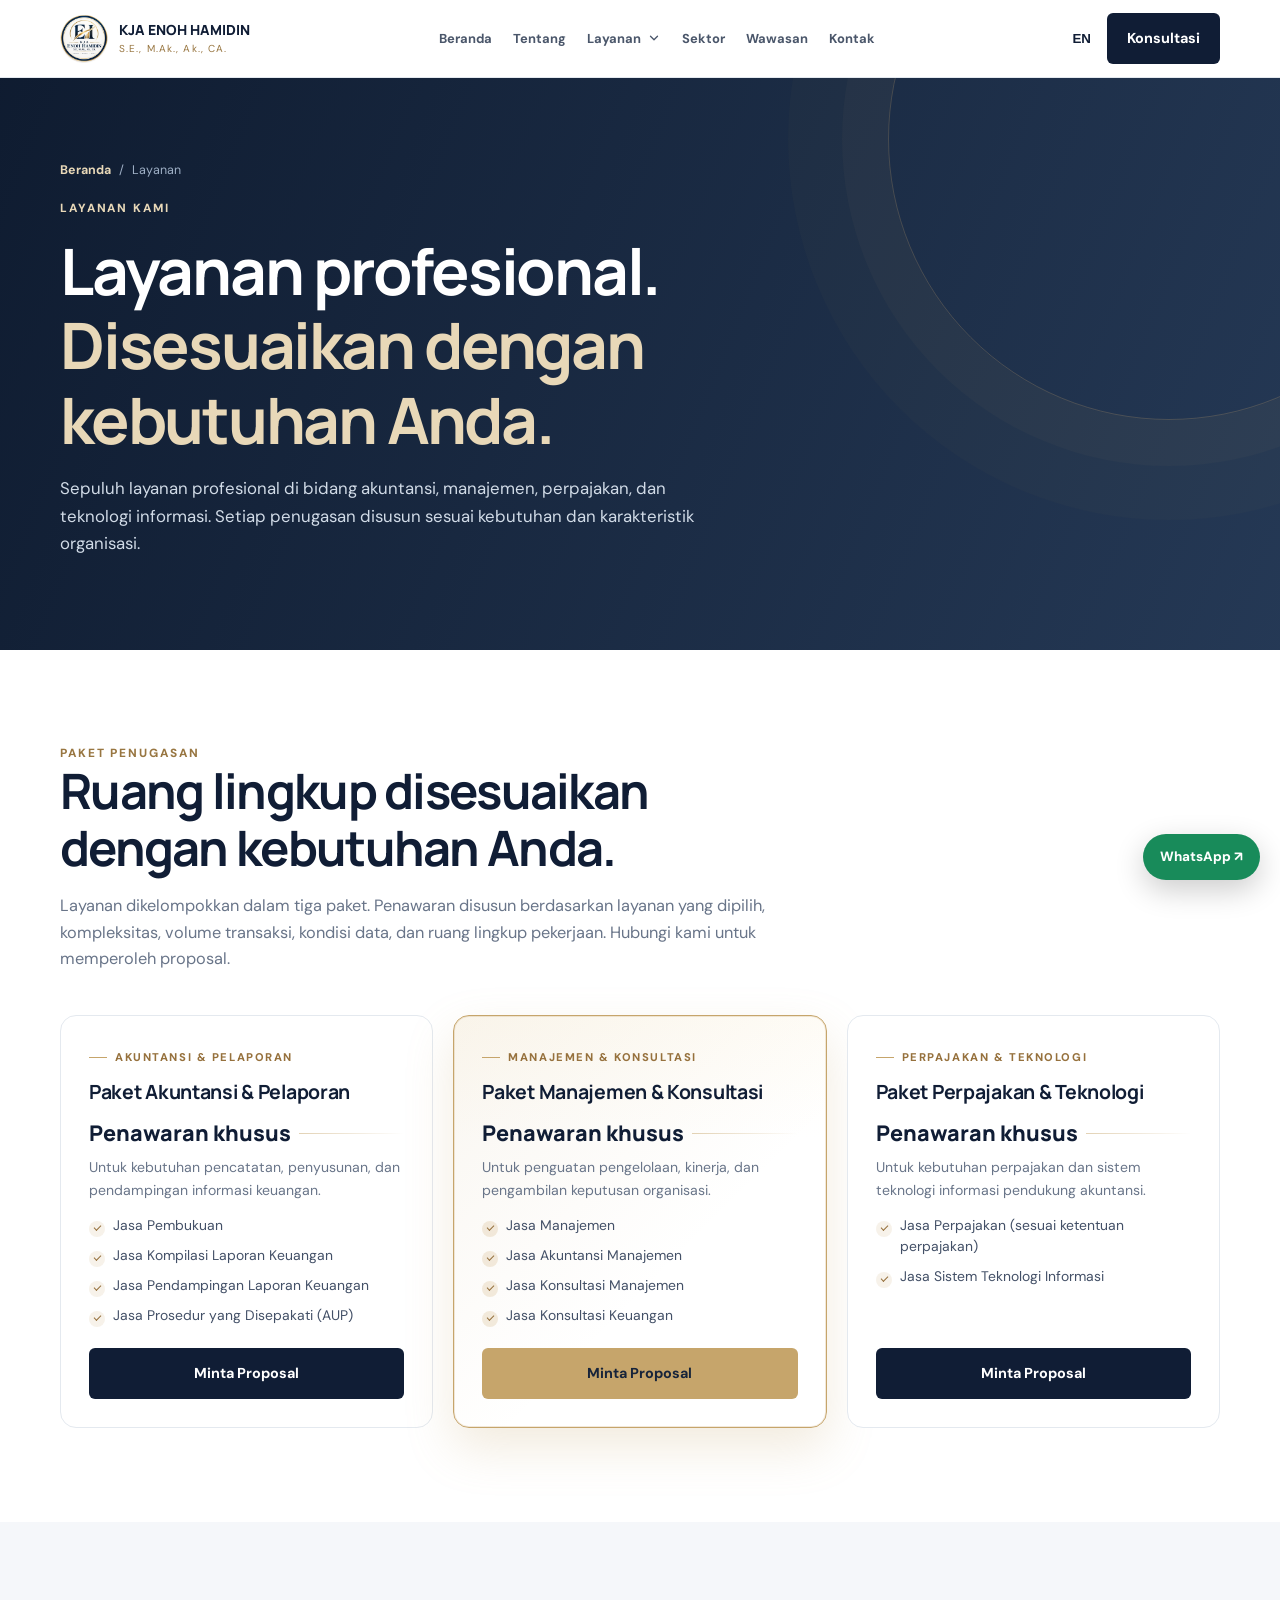
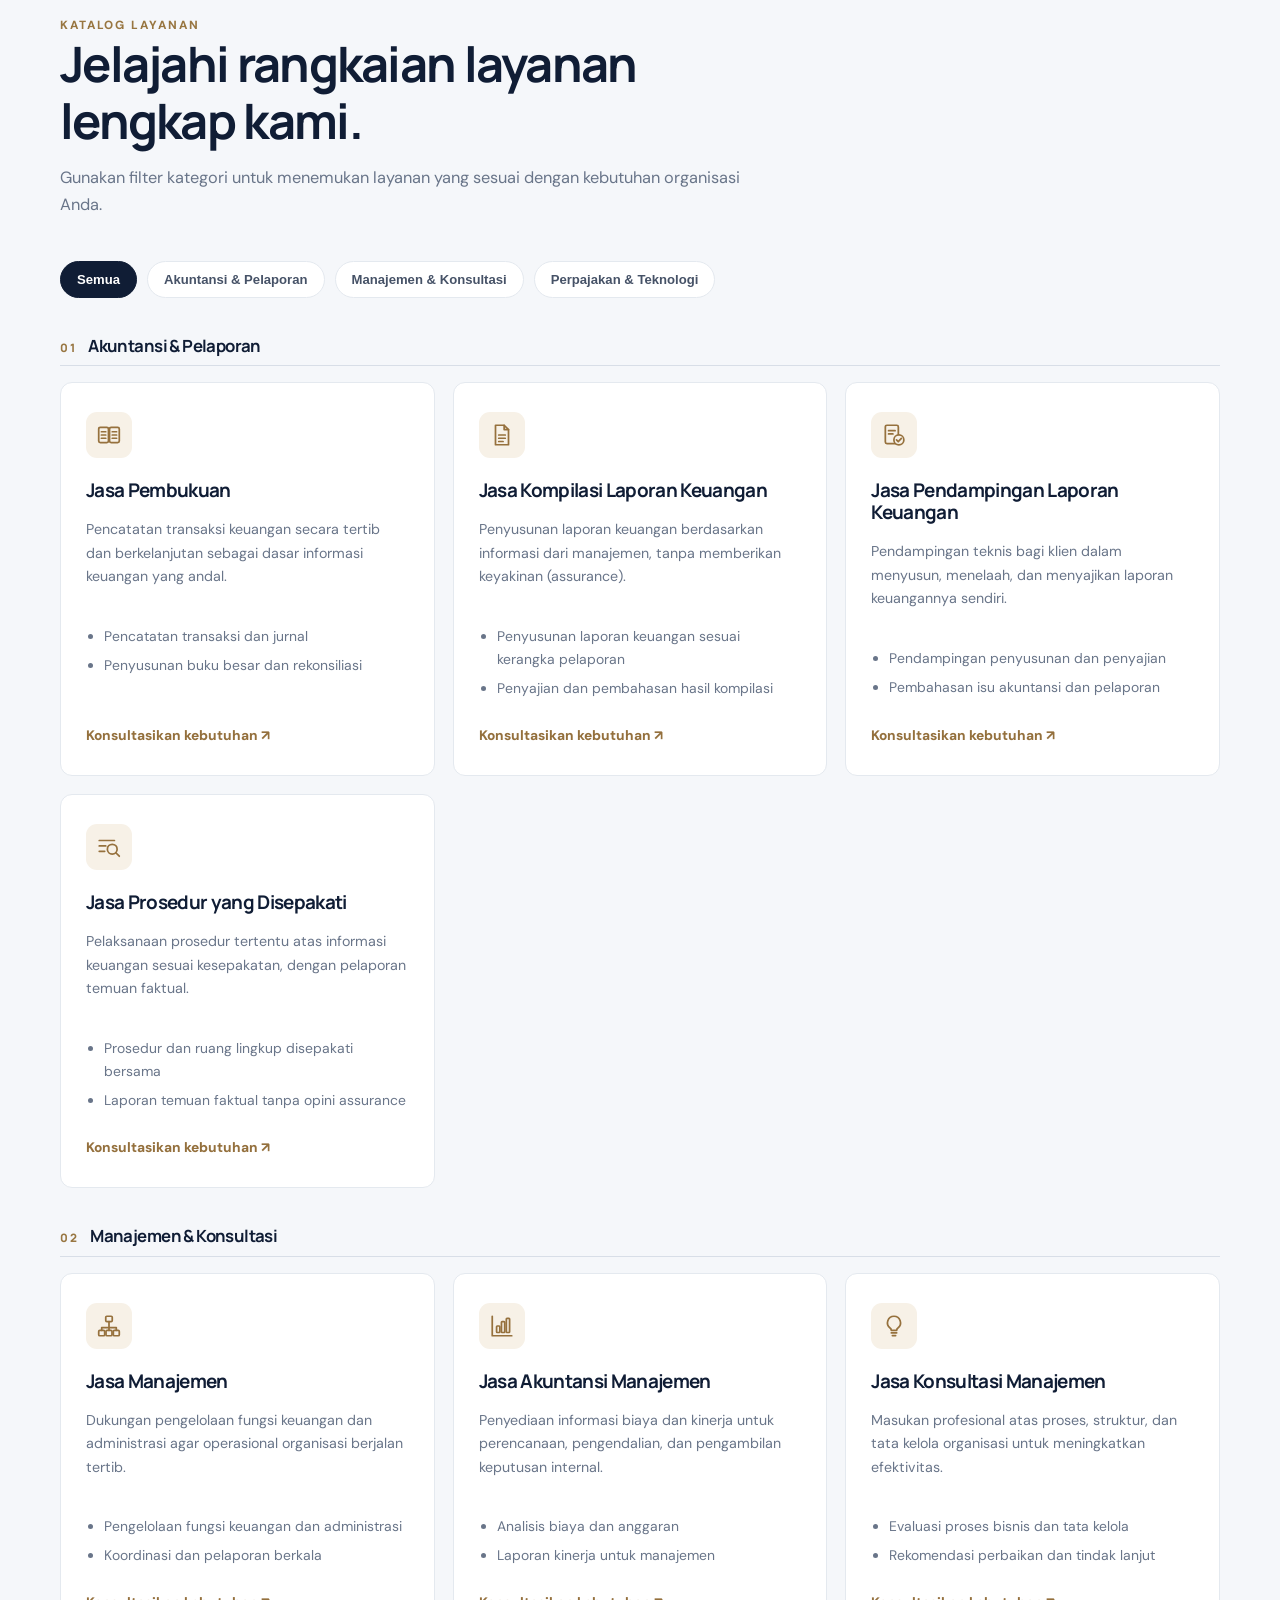
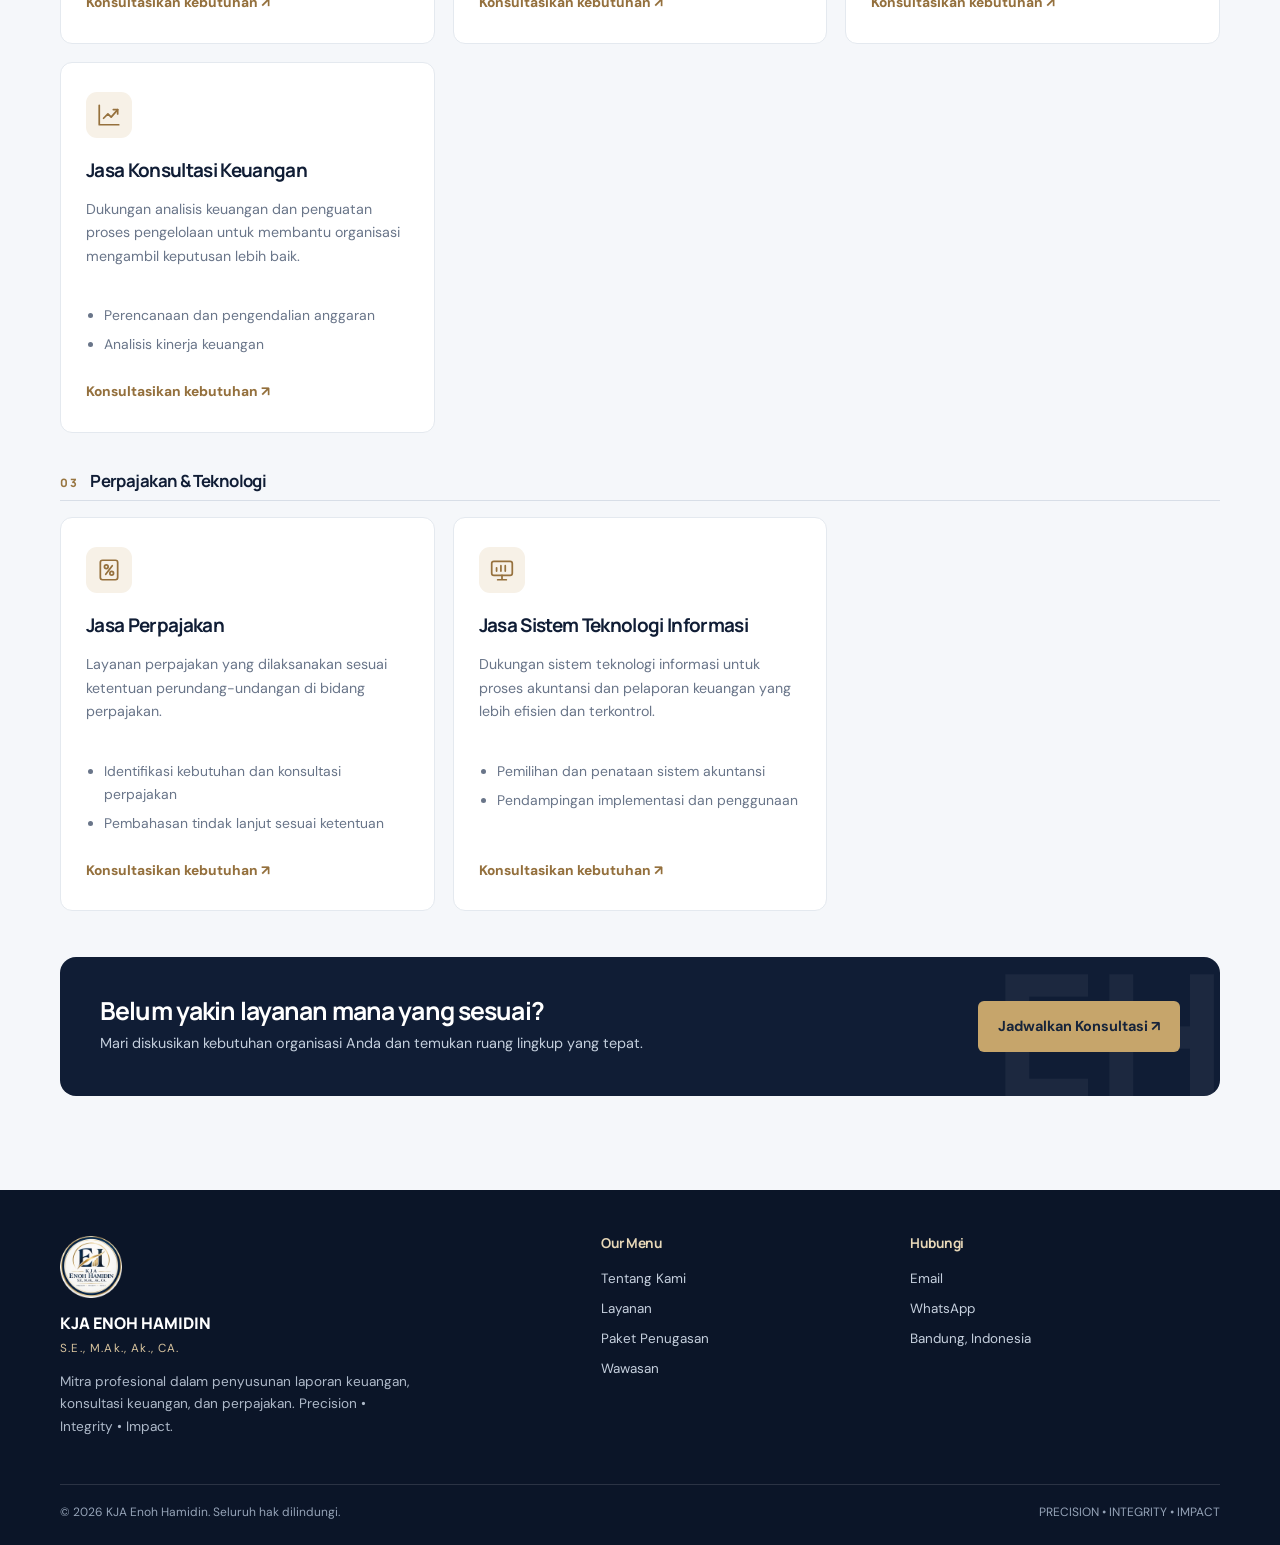
<file: Layanan.html>
<!doctype html>
<html lang="id">
  <head>
    <meta charset="utf-8" />
    <meta content="width=device-width,initial-scale=1" name="viewport" />
    <meta content="#101d35" name="theme-color" />
    <title>Layanan | KJA Enoh Hamidin</title>
    <meta
      content="Sepuluh layanan profesional KJA Enoh Hamidin: akuntansi & pelaporan, manajemen & konsultasi, perpajakan & teknologi informasi."
      name="description"
    />
    <meta content="index,follow" name="robots" />
    <link
      href="[data-uri]"
      rel="icon"
      type="image/png"
    />
    <link
      href="https://fonts.googleapis.com/css2?family=DM+Sans:wght@400;500;600;700&amp;family=Manrope:wght@400;500;600;700;800&amp;display=swap"
      rel="stylesheet"
    />
    <link rel="stylesheet" href="assets/css/style.css" />
  </head>
  <body>
    <!-- Navbar -->
    <header>
      <div class="container nav">
        <!-- Brand: logo di paling kiri -->
        <a class="brand" href="#home">
          <img
            alt="Logo KJA Enoh Hamidin"
            class="logo logoimg"
            src="assets/img/logo-kja.png"
          />
          <span class="brand-text">
            <span class="brand-title">KJA ENOH HAMIDIN</span>
            <span class="brand-sub">S.E., M.Ak., Ak., CA.</span>
          </span>
        </a>

        <nav aria-label="Navigasi utama" class="navlinks" id="navlinks">
          <a href="index.html#home">Beranda</a>
          <a href="index.html#about">Tentang</a>

          <!-- Dropdown Layanan -->
          <div class="dropdown">
            <button
              aria-expanded="false"
              aria-haspopup="true"
              class="dropdown-toggle"
              id="servicesToggle"
              type="button"
            >
              <span>Layanan</span>
              <svg
                aria-hidden="true"
                class="chev"
                focusable="false"
                viewBox="0 0 24 24"
              >
                <path d="M6 9l6 6 6-6"></path>
              </svg>
            </button>
            <div class="dropdown-menu" role="menu">
              <a href="#pricing" role="menuitem">
                <span class="dd-num">-</span>
                <span>
                  <b>Paket</b>
                  <small>Paket Penugasan</small>
                </span>
              </a>
              <a href="#Akutansi" role="menuitem">
                <span class="dd-num">01</span>
                <span>
                  <b>Akuntansi &amp; Pelaporan</b>
                  <small>Pembukuan, kompilasi, pendampingan, AUP</small>
                </span>
              </a>
              <a href="#Manajemen" role="menuitem">
                <span class="dd-num">02</span>
                <span>
                  <b>Manajemen &amp; Konsultasi</b>
                  <small>Jasa manajemen, akuntansi manajemen, konsultasi</small>
                </span>
              </a>
              <a href="#Pajak" role="menuitem">
                <span class="dd-num">03</span>
                <span>
                  <b>Perpajakan &amp; Teknologi</b>
                  <small>Jasa perpajakan, sistem teknologi informasi</small>
                </span>
              </a>
              <a class="dropdown-all" href="Layanan.html" role="menuitem">
                <span>Lihat katalog layanan →</span>
              </a>
            </div>
          </div>

          <a href="index.html#industries">Sektor</a>
          <a href="index.html#insights">Wawasan</a>
          <a href="index.html#contact">Kontak</a>
        </nav>

        <div class="navright">
          <button class="lang" id="lang" type="button">EN</button>
          <a class="btn btn-navy" href="index.html#contact">Konsultasi</a>
          <button aria-label="Buka menu" class="hamb" id="hamb">☰</button>
        </div>
      </div>
    </header>

    <main>
      <!-- HERO HALAMAN LAYANAN -->
      <section class="page-hero">
        <div class="container">
          <div class="breadcrumb">
            <a href="index.html">Beranda</a>
            <span>/</span>
            <span>Layanan</span>
          </div>
          <div class="eyebrow" data-en="Our Services" data-id="Layanan Kami">
            Layanan Kami
          </div>
          <h1
            data-en-html="Professional services.&lt;br&gt;&lt;em&gt;Tailored to your needs.&lt;/em&gt;"
            data-id-html="Layanan profesional.&lt;br&gt;&lt;em&gt;Disesuaikan dengan kebutuhan Anda.&lt;/em&gt;"
          >
            Layanan profesional.
            <br />
            <em>Disesuaikan dengan kebutuhan Anda.</em>
          </h1>
          <p
            data-en="Ten professional services across accounting, management, tax, and information technology. Each engagement is scoped around the needs and characteristics of the organization."
            data-id="Sepuluh layanan profesional di bidang akuntansi, manajemen, perpajakan, dan teknologi informasi. Setiap penugasan disusun sesuai kebutuhan dan karakteristik organisasi."
          >
            Sepuluh layanan profesional di bidang akuntansi, manajemen,
            perpajakan, dan teknologi informasi. Setiap penugasan disusun sesuai
            kebutuhan dan karakteristik organisasi.
          </p>
        </div>
      </section>

      <!-- PRICING -->
      <section class="section" id="pricing">
        <div class="container">
          <div class="section-head">
            <div
              class="eyebrow"
              data-en="Engagement Options"
              data-id="Paket Penugasan"
            >
              Paket Penugasan
            </div>
            <h2
              data-en="Engagements tailored to your needs."
              data-id="Ruang lingkup disesuaikan dengan kebutuhan Anda."
            >
              Ruang lingkup disesuaikan dengan kebutuhan Anda.
            </h2>
            <p
              data-en="Services are grouped into three packages. Proposals are based on the services selected, complexity, transaction volume, data condition, and engagement scope. Contact us for a tailored proposal."
              data-id="Layanan dikelompokkan dalam tiga paket. Penawaran disusun berdasarkan layanan yang dipilih, kompleksitas, volume transaksi, kondisi data, dan ruang lingkup pekerjaan. Hubungi kami untuk memperoleh proposal."
            >
              Layanan dikelompokkan dalam tiga paket. Penawaran disusun
              berdasarkan layanan yang dipilih, kompleksitas, volume transaksi,
              kondisi data, dan ruang lingkup pekerjaan. Hubungi kami untuk
              memperoleh proposal.
            </p>
          </div>
          <div class="prices">
            <article class="pricecard">
              <div
                class="tag"
                data-en="Accounting &amp; Reporting"
                data-id="Akuntansi &amp; Pelaporan"
              >
                Akuntansi &amp; Pelaporan
              </div>
              <h3
                data-en="Accounting &amp; Reporting Package"
                data-id="Paket Akuntansi &amp; Pelaporan"
              >
                Paket Akuntansi &amp; Pelaporan
              </h3>
              <div
                class="amount"
                data-en="Custom proposal"
                data-id="Penawaran khusus"
              >
                Penawaran khusus
              </div>
              <p
                data-en="For recording, preparing, and supporting financial information."
                data-id="Untuk kebutuhan pencatatan, penyusunan, dan pendampingan informasi keuangan."
              >
                Untuk kebutuhan pencatatan, penyusunan, dan pendampingan
                informasi keuangan.
              </p>
              <ul>
                <li data-en="Bookkeeping" data-id="Jasa Pembukuan">
                  Jasa Pembukuan
                </li>
                <li
                  data-en="Financial Statement Compilation"
                  data-id="Jasa Kompilasi Laporan Keuangan"
                >
                  Jasa Kompilasi Laporan Keuangan
                </li>
                <li
                  data-en="Financial Reporting Assistance"
                  data-id="Jasa Pendampingan Laporan Keuangan"
                >
                  Jasa Pendampingan Laporan Keuangan
                </li>
                <li
                  data-en="Agreed-Upon Procedures (AUP)"
                  data-id="Jasa Prosedur yang Disepakati (AUP)"
                >
                  Jasa Prosedur yang Disepakati (AUP)
                </li>
              </ul>
              <a
                class="btn btn-navy"
                data-en="Request Proposal"
                data-id="Minta Proposal"
                href="index.html#contact"
              >
                Minta Proposal
              </a>
            </article>
            <article class="pricecard featured">
              <div
                class="tag"
                data-en="Management &amp; Consulting"
                data-id="Manajemen &amp; Konsultasi"
              >
                Manajemen &amp; Konsultasi
              </div>
              <h3
                data-en="Management &amp; Consulting Package"
                data-id="Paket Manajemen &amp; Konsultasi"
              >
                Paket Manajemen &amp; Konsultasi
              </h3>
              <div
                class="amount"
                data-en="Custom proposal"
                data-id="Penawaran khusus"
              >
                Penawaran khusus
              </div>
              <p
                data-en="For stronger management, performance, and decision-making."
                data-id="Untuk penguatan pengelolaan, kinerja, dan pengambilan keputusan organisasi."
              >
                Untuk penguatan pengelolaan, kinerja, dan pengambilan keputusan
                organisasi.
              </p>
              <ul>
                <li data-en="Management Services" data-id="Jasa Manajemen">
                  Jasa Manajemen
                </li>
                <li
                  data-en="Management Accounting"
                  data-id="Jasa Akuntansi Manajemen"
                >
                  Jasa Akuntansi Manajemen
                </li>
                <li
                  data-en="Management Consulting"
                  data-id="Jasa Konsultasi Manajemen"
                >
                  Jasa Konsultasi Manajemen
                </li>
                <li
                  data-en="Financial Consulting"
                  data-id="Jasa Konsultasi Keuangan"
                >
                  Jasa Konsultasi Keuangan
                </li>
              </ul>
              <a
                class="btn btn-gold"
                data-en="Request Proposal"
                data-id="Minta Proposal"
                href="index.html#contact"
              >
                Minta Proposal
              </a>
            </article>
            <article class="pricecard">
              <div
                class="tag"
                data-en="Tax &amp; Technology"
                data-id="Perpajakan &amp; Teknologi"
              >
                Perpajakan &amp; Teknologi
              </div>
              <h3
                data-en="Tax &amp; Technology Package"
                data-id="Paket Perpajakan &amp; Teknologi"
              >
                Paket Perpajakan &amp; Teknologi
              </h3>
              <div
                class="amount"
                data-en="Custom proposal"
                data-id="Penawaran khusus"
              >
                Penawaran khusus
              </div>
              <p
                data-en="For tax needs and IT systems supporting accounting."
                data-id="Untuk kebutuhan perpajakan dan sistem teknologi informasi pendukung akuntansi."
              >
                Untuk kebutuhan perpajakan dan sistem teknologi informasi
                pendukung akuntansi.
              </p>
              <ul>
                <li
                  data-en="Tax Services (per tax regulations)"
                  data-id="Jasa Perpajakan (sesuai ketentuan perpajakan)"
                >
                  Jasa Perpajakan (sesuai ketentuan perpajakan)
                </li>
                <li
                  data-en="Information Technology Systems"
                  data-id="Jasa Sistem Teknologi Informasi"
                >
                  Jasa Sistem Teknologi Informasi
                </li>
              </ul>
              <a
                class="btn btn-navy"
                data-en="Request Proposal"
                data-id="Minta Proposal"
                href="#contact"
              >
                Minta Proposal
              </a>
            </article>
          </div>
        </div>
      </section>

      <!-- DAFTAR LAYANAN -->
      <section class="section services-main">
        <div class="container">
          <div class="section-head">
            <div
              class="eyebrow"
              data-en="Service Catalog"
              data-id="Katalog Layanan"
            >
              Katalog Layanan
            </div>
            <h2
              data-en="Explore our complete range of services."
              data-id="Jelajahi rangkaian layanan lengkap kami."
            >
              Jelajahi rangkaian layanan lengkap kami.
            </h2>
            <p
              data-en="Filter by category to find the service that matches your organization's needs."
              data-id="Gunakan filter kategori untuk menemukan layanan yang sesuai dengan kebutuhan organisasi Anda."
            >
              Gunakan filter kategori untuk menemukan layanan yang sesuai dengan
              kebutuhan organisasi Anda.
            </p>
          </div>

          <!-- FILTER KATEGORI -->
          <div class="filter-bar" role="tablist">
            <button class="filter-btn active" data-filter="all" type="button">
              Semua
            </button>
            <button class="filter-btn" data-filter="akuntansi" type="button">
              Akuntansi &amp; Pelaporan
            </button>
            <button class="filter-btn" data-filter="manajemen" type="button">
              Manajemen &amp; Konsultasi
            </button>
            <button class="filter-btn" data-filter="pajak" type="button">
              Perpajakan &amp; Teknologi
            </button>
          </div>

          <!-- KATEGORI 01 -->
          <h3 class="group-title" data-cat="akuntansi" id="Akutansi">
            <small>01</small>
            <span
              data-en="Accounting &amp; Reporting"
              data-id="Akuntansi &amp; Pelaporan"
              >Akuntansi &amp; Pelaporan</span
            >
          </h3>
          <div class="cards" data-cat="akuntansi">
            <article class="card">
              <div class="cardicon">
                <svg aria-hidden="true" focusable="false" viewbox="0 0 24 24">
                  <rect height="14" rx="1.5" width="9" x="2.5" y="5"></rect>
                  <rect height="14" rx="1.5" width="9" x="12.5" y="5"></rect>
                  <path d="M5 9h4M5 12h4M5 15h4M15 9h4M15 12h4M15 15h4"></path>
                </svg>
              </div>
              <h3 data-en="Bookkeeping Services" data-id="Jasa Pembukuan">
                Jasa Pembukuan
              </h3>
              <p
                data-en="Orderly, ongoing recording of financial transactions as a reliable basis for financial information."
                data-id="Pencatatan transaksi keuangan secara tertib dan berkelanjutan sebagai dasar informasi keuangan yang andal."
              >
                Pencatatan transaksi keuangan secara tertib dan berkelanjutan
                sebagai dasar informasi keuangan yang andal.
              </p>
              <ul class="detail-list">
                <li
                  data-en="Transaction recording and journals"
                  data-id="Pencatatan transaksi dan jurnal"
                >
                  Pencatatan transaksi dan jurnal
                </li>
                <li
                  data-en="Ledger maintenance and reconciliation"
                  data-id="Penyusunan buku besar dan rekonsiliasi"
                >
                  Penyusunan buku besar dan rekonsiliasi
                </li>
              </ul>
              <a
                class="text-link"
                data-en="Discuss your needs ↗"
                data-id="Konsultasikan kebutuhan ↗"
                href="index.html#contact"
                >Konsultasikan kebutuhan ↗</a
              >
            </article>

            <article class="card">
              <div class="cardicon">
                <svg aria-hidden="true" focusable="false" viewbox="0 0 24 24">
                  <path d="M6 3h8l4 4v14H6z"></path>
                  <path d="M14 3v4h4"></path>
                  <path d="M9 12h6M9 15h6M9 18h4"></path>
                </svg>
              </div>
              <h3
                data-en="Financial Statement Compilation"
                data-id="Jasa Kompilasi Laporan Keuangan"
              >
                Jasa Kompilasi Laporan Keuangan
              </h3>
              <p
                data-en="Preparation of financial statements from management's information, without providing assurance."
                data-id="Penyusunan laporan keuangan berdasarkan informasi dari manajemen, tanpa memberikan keyakinan (assurance)."
              >
                Penyusunan laporan keuangan berdasarkan informasi dari
                manajemen, tanpa memberikan keyakinan (assurance).
              </p>
              <ul class="detail-list">
                <li
                  data-en="Financial statements under the applicable framework"
                  data-id="Penyusunan laporan keuangan sesuai kerangka pelaporan"
                >
                  Penyusunan laporan keuangan sesuai kerangka pelaporan
                </li>
                <li
                  data-en="Presentation and discussion of the compiled output"
                  data-id="Penyajian dan pembahasan hasil kompilasi"
                >
                  Penyajian dan pembahasan hasil kompilasi
                </li>
              </ul>
              <a
                class="text-link"
                data-en="Discuss your needs ↗"
                data-id="Konsultasikan kebutuhan ↗"
                href="index.html#contact"
                >Konsultasikan kebutuhan ↗</a
              >
            </article>

            <article class="card">
              <div class="cardicon">
                <svg aria-hidden="true" focusable="false" viewbox="0 0 24 24">
                  <rect height="17" rx="1.5" width="12" x="4" y="3"></rect>
                  <path d="M7 8h6M7 11h4"></path>
                  <circle class="bg" cx="16.5" cy="16.5" r="4.6"></circle>
                  <path d="M14.3 16.6l1.6 1.6 2.9-3.1"></path>
                </svg>
              </div>
              <h3
                data-en="Financial Reporting Assistance"
                data-id="Jasa Pendampingan Laporan Keuangan"
              >
                Jasa Pendampingan Laporan Keuangan
              </h3>
              <p
                data-en="Technical support for clients in preparing, reviewing, and presenting their own financial statements."
                data-id="Pendampingan teknis bagi klien dalam menyusun, menelaah, dan menyajikan laporan keuangannya sendiri."
              >
                Pendampingan teknis bagi klien dalam menyusun, menelaah, dan
                menyajikan laporan keuangannya sendiri.
              </p>
              <ul class="detail-list">
                <li
                  data-en="Support in preparation and presentation"
                  data-id="Pendampingan penyusunan dan penyajian"
                >
                  Pendampingan penyusunan dan penyajian
                </li>
                <li
                  data-en="Discussion of accounting and reporting issues"
                  data-id="Pembahasan isu akuntansi dan pelaporan"
                >
                  Pembahasan isu akuntansi dan pelaporan
                </li>
              </ul>
              <a
                class="text-link"
                data-en="Discuss your needs ↗"
                data-id="Konsultasikan kebutuhan ↗"
                href="index.html#contact"
                >Konsultasikan kebutuhan ↗</a
              >
            </article>

            <article class="card">
              <div class="cardicon">
                <svg aria-hidden="true" focusable="false" viewbox="0 0 24 24">
                  <path d="M3 6h14M3 11h6M3 16h5"></path>
                  <circle class="bg" cx="15" cy="14" r="4.5"></circle>
                  <path d="M18.3 17.3l3.2 3.2"></path>
                </svg>
              </div>
              <h3
                data-en="Agreed-Upon Procedures"
                data-id="Jasa Prosedur yang Disepakati (Agreed-Upon Procedures)"
              >
                Jasa Prosedur yang Disepakati
              </h3>
              <p
                data-en="Performing specific procedures on financial information as agreed, with a report of factual findings."
                data-id="Pelaksanaan prosedur tertentu atas informasi keuangan sesuai kesepakatan, dengan pelaporan temuan faktual."
              >
                Pelaksanaan prosedur tertentu atas informasi keuangan sesuai
                kesepakatan, dengan pelaporan temuan faktual.
              </p>
              <ul class="detail-list">
                <li
                  data-en="Procedures and scope agreed with the client"
                  data-id="Prosedur dan ruang lingkup disepakati bersama"
                >
                  Prosedur dan ruang lingkup disepakati bersama
                </li>
                <li
                  data-en="Factual findings report, no assurance opinion"
                  data-id="Laporan temuan faktual tanpa opini assurance"
                >
                  Laporan temuan faktual tanpa opini assurance
                </li>
              </ul>
              <a
                class="text-link"
                data-en="Discuss your needs ↗"
                data-id="Konsultasikan kebutuhan ↗"
                href="index.html#contact"
                >Konsultasikan kebutuhan ↗</a
              >
            </article>
          </div>

          <!-- KATEGORI 02 -->
          <h3 class="group-title" data-cat="manajemen" id="Manajemen">
            <small>02</small>
            <span
              data-en="Management &amp; Consulting"
              data-id="Manajemen &amp; Konsultasi"
              >Manajemen &amp; Konsultasi</span
            >
          </h3>
          <div class="cards" data-cat="manajemen">
            <article class="card">
              <div class="cardicon">
                <svg aria-hidden="true" focusable="false" viewbox="0 0 24 24">
                  <rect height="5" rx="1" width="6" x="9" y="3"></rect>
                  <rect height="5" rx="1" width="5.5" x="2.5" y="16"></rect>
                  <rect height="5" rx="1" width="5.5" x="9.25" y="16"></rect>
                  <rect height="5" rx="1" width="5.5" x="16" y="16"></rect>
                  <path d="M12 8v8M5.25 16v-2.5h13.5V16"></path>
                </svg>
              </div>
              <h3 data-en="Management Services" data-id="Jasa Manajemen">
                Jasa Manajemen
              </h3>
              <p
                data-en="Support in managing finance and administrative functions so operations run in an orderly way."
                data-id="Dukungan pengelolaan fungsi keuangan dan administrasi agar operasional organisasi berjalan tertib."
              >
                Dukungan pengelolaan fungsi keuangan dan administrasi agar
                operasional organisasi berjalan tertib.
              </p>
              <ul class="detail-list">
                <li
                  data-en="Finance and administrative function management"
                  data-id="Pengelolaan fungsi keuangan dan administrasi"
                >
                  Pengelolaan fungsi keuangan dan administrasi
                </li>
                <li
                  data-en="Coordination and periodic reporting"
                  data-id="Koordinasi dan pelaporan berkala"
                >
                  Koordinasi dan pelaporan berkala
                </li>
              </ul>
              <a
                class="text-link"
                data-en="Discuss your needs ↗"
                data-id="Konsultasikan kebutuhan ↗"
                href="index.html#contact"
                >Konsultasikan kebutuhan ↗</a
              >
            </article>

            <article class="card">
              <div class="cardicon">
                <svg aria-hidden="true" focusable="false" viewbox="0 0 24 24">
                  <path d="M3 3v18h18"></path>
                  <rect height="6" rx=".6" width="3" x="7" y="12"></rect>
                  <rect height="10" rx=".6" width="3" x="11.5" y="8"></rect>
                  <rect height="13" rx=".6" width="3" x="16" y="5"></rect>
                </svg>
              </div>
              <h3
                data-en="Management Accounting"
                data-id="Jasa Akuntansi Manajemen"
              >
                Jasa Akuntansi Manajemen
              </h3>
              <p
                data-en="Cost and performance information for planning, control, and internal decision-making."
                data-id="Penyediaan informasi biaya dan kinerja untuk perencanaan, pengendalian, dan pengambilan keputusan internal."
              >
                Penyediaan informasi biaya dan kinerja untuk perencanaan,
                pengendalian, dan pengambilan keputusan internal.
              </p>
              <ul class="detail-list">
                <li
                  data-en="Cost and budget analysis"
                  data-id="Analisis biaya dan anggaran"
                >
                  Analisis biaya dan anggaran
                </li>
                <li
                  data-en="Performance reports for management"
                  data-id="Laporan kinerja untuk manajemen"
                >
                  Laporan kinerja untuk manajemen
                </li>
              </ul>
              <a
                class="text-link"
                data-en="Discuss your needs ↗"
                data-id="Konsultasikan kebutuhan ↗"
                href="index.html#contact"
                >Konsultasikan kebutuhan ↗</a
              >
            </article>

            <article class="card">
              <div class="cardicon">
                <svg aria-hidden="true" focusable="false" viewbox="0 0 24 24">
                  <path
                    d="M12 3a6 6 0 0 0-3.6 10.8c.7.5 1.1 1.3 1.1 2.2h5c0-.9.4-1.7 1.1-2.2A6 6 0 0 0 12 3z"
                  ></path>
                  <path d="M9.5 18.3h5M10.5 20.8h3"></path>
                </svg>
              </div>
              <h3
                data-en="Management Consulting"
                data-id="Jasa Konsultasi Manajemen"
              >
                Jasa Konsultasi Manajemen
              </h3>
              <p
                data-en="Professional input on processes, structure, and governance to improve organizational effectiveness."
                data-id="Masukan profesional atas proses, struktur, dan tata kelola organisasi untuk meningkatkan efektivitas."
              >
                Masukan profesional atas proses, struktur, dan tata kelola
                organisasi untuk meningkatkan efektivitas.
              </p>
              <ul class="detail-list">
                <li
                  data-en="Business process and governance review"
                  data-id="Evaluasi proses bisnis dan tata kelola"
                >
                  Evaluasi proses bisnis dan tata kelola
                </li>
                <li
                  data-en="Improvement recommendations and follow-up"
                  data-id="Rekomendasi perbaikan dan tindak lanjut"
                >
                  Rekomendasi perbaikan dan tindak lanjut
                </li>
              </ul>
              <a
                class="text-link"
                data-en="Discuss your needs ↗"
                data-id="Konsultasikan kebutuhan ↗"
                href="index.html#contact"
                >Konsultasikan kebutuhan ↗</a
              >
            </article>

            <article class="card">
              <div class="cardicon">
                <svg aria-hidden="true" focusable="false" viewbox="0 0 24 24">
                  <path d="M3 3v18h18"></path>
                  <path d="M7 15l4-4 3 3 6-7"></path>
                  <path d="M16 7h4v4"></path>
                </svg>
              </div>
              <h3
                data-en="Financial Consulting"
                data-id="Jasa Konsultasi Keuangan"
              >
                Jasa Konsultasi Keuangan
              </h3>
              <p
                data-en="Financial analysis and management process support to help organizations make better-informed decisions."
                data-id="Dukungan analisis keuangan dan penguatan proses pengelolaan untuk membantu organisasi mengambil keputusan lebih baik."
              >
                Dukungan analisis keuangan dan penguatan proses pengelolaan
                untuk membantu organisasi mengambil keputusan lebih baik.
              </p>
              <ul class="detail-list">
                <li
                  data-en="Budget planning and control"
                  data-id="Perencanaan dan pengendalian anggaran"
                >
                  Perencanaan dan pengendalian anggaran
                </li>
                <li
                  data-en="Financial performance analysis"
                  data-id="Analisis kinerja keuangan"
                >
                  Analisis kinerja keuangan
                </li>
              </ul>
              <a
                class="text-link"
                data-en="Discuss your needs ↗"
                data-id="Konsultasikan kebutuhan ↗"
                href="index.html#contact"
                >Konsultasikan kebutuhan ↗</a
              >
            </article>
          </div>

          <!-- KATEGORI 03 -->
          <h3 class="group-title" data-cat="pajak" id="Pajak">
            <small>03</small>
            <span
              data-en="Tax &amp; Technology"
              data-id="Perpajakan &amp; Teknologi"
              >Perpajakan &amp; Teknologi</span
            >
          </h3>
          <div class="cards" data-cat="pajak">
            <article class="card">
              <div class="cardicon">
                <svg aria-hidden="true" focusable="false" viewbox="0 0 24 24">
                  <rect height="18" rx="2" width="16" x="4" y="3"></rect>
                  <circle cx="9.5" cy="9" r="1.7"></circle>
                  <circle cx="14.5" cy="15" r="1.7"></circle>
                  <path d="M15 8l-6 8"></path>
                </svg>
              </div>
              <h3 data-en="Tax Services" data-id="Jasa Perpajakan">
                Jasa Perpajakan
              </h3>
              <p
                data-en="Tax services delivered in accordance with applicable tax laws and regulations."
                data-id="Layanan perpajakan yang dilaksanakan sesuai ketentuan perundang-undangan di bidang perpajakan."
              >
                Layanan perpajakan yang dilaksanakan sesuai ketentuan
                perundang-undangan di bidang perpajakan.
              </p>
              <ul class="detail-list">
                <li
                  data-en="Tax needs assessment and consultation"
                  data-id="Identifikasi kebutuhan dan konsultasi perpajakan"
                >
                  Identifikasi kebutuhan dan konsultasi perpajakan
                </li>
                <li
                  data-en="Follow-up discussion under prevailing rules"
                  data-id="Pembahasan tindak lanjut sesuai ketentuan"
                >
                  Pembahasan tindak lanjut sesuai ketentuan
                </li>
              </ul>
              <a
                class="text-link"
                data-en="Discuss your needs ↗"
                data-id="Konsultasikan kebutuhan ↗"
                href="index.html#contact"
                >Konsultasikan kebutuhan ↗</a
              >
            </article>

            <article class="card">
              <div class="cardicon">
                <svg aria-hidden="true" focusable="false" viewbox="0 0 24 24">
                  <rect height="13" rx="2" width="19" x="2.5" y="4"></rect>
                  <path d="M8 21h8M12 17v4"></path>
                  <path d="M7 13v-3M11 13V8M15 13v-5"></path>
                </svg>
              </div>
              <h3
                data-en="Information Technology Systems"
                data-id="Jasa Sistem Teknologi Informasi"
              >
                Jasa Sistem Teknologi Informasi
              </h3>
              <p
                data-en="IT systems support for more efficient and controlled accounting and financial reporting processes."
                data-id="Dukungan sistem teknologi informasi untuk proses akuntansi dan pelaporan keuangan yang lebih efisien dan terkontrol."
              >
                Dukungan sistem teknologi informasi untuk proses akuntansi dan
                pelaporan keuangan yang lebih efisien dan terkontrol.
              </p>
              <ul class="detail-list">
                <li
                  data-en="Accounting system selection and setup"
                  data-id="Pemilihan dan penataan sistem akuntansi"
                >
                  Pemilihan dan penataan sistem akuntansi
                </li>
                <li
                  data-en="Implementation and usage support"
                  data-id="Pendampingan implementasi dan penggunaan"
                >
                  Pendampingan implementasi dan penggunaan
                </li>
              </ul>
              <a
                class="text-link"
                data-en="Discuss your needs ↗"
                data-id="Konsultasikan kebutuhan ↗"
                href="index.html#contact"
                >Konsultasikan kebutuhan ↗</a
              >
            </article>
          </div>

          <!-- CTA BAWAH -->
          <div class="services-cta">
            <div>
              <h3
                data-en="Not sure which service fits your needs?"
                data-id="Belum yakin layanan mana yang sesuai?"
              >
                Belum yakin layanan mana yang sesuai?
              </h3>
              <p
                data-en="Let's discuss your organization's needs and find the right scope together."
                data-id="Mari diskusikan kebutuhan organisasi Anda dan temukan ruang lingkup yang tepat."
              >
                Mari diskusikan kebutuhan organisasi Anda dan temukan ruang
                lingkup yang tepat.
              </p>
            </div>
            <a
              class="btn btn-gold"
              data-en="Schedule a Consultation ↗"
              data-id="Jadwalkan Konsultasi ↗"
              href="index.html#contact"
            >
              Jadwalkan Konsultasi ↗
            </a>
          </div>
        </div>
      </section>
    </main>

    <!-- FOOTER (sama) -->
    <footer>
      <div class="container">
        <div class="footgrid">
          <div>
            <img
              alt="Logo KJA Enoh Hamidin"
              class="footlogo logoimg"
              src="assets/img/logo-kja.png"
            />
            <div class="footbrand">KJA ENOH HAMIDIN</div>
            <div
              style="
                color: #d8c39e;
                font-size: 0.73rem;
                letter-spacing: 0.1em;
                margin-top: 5px;
              "
            >
              S.E., M.Ak., Ak., CA.
            </div>
            <p
              data-en="Your professional partner in financial reporting, financial consulting, and tax advisory. Precision • Integrity • Impact."
              data-id="Mitra profesional dalam penyusunan laporan keuangan, konsultasi keuangan, dan perpajakan. Precision • Integrity • Impact."
            >
              Mitra profesional dalam penyusunan laporan keuangan, konsultasi
              keuangan, dan perpajakan. Precision • Integrity • Impact.
            </p>
          </div>
          <div>
            <h4 data-en="Explore" data-id="Navigasi">Our Menu</h4>
            <div class="footlinks">
              <a data-en="About Us" data-id="Tentang Kami" href="#about">
                Tentang Kami
              </a>
              <a data-en="Services" data-id="Layanan" href="#services">
                Layanan
              </a>
              <a
                data-en="Engagements"
                data-id="Paket Penugasan"
                href="#pricing"
              >
                Paket Penugasan
              </a>
              <a data-en="Insights" data-id="Wawasan" href="#insights">
                Wawasan
              </a>
            </div>
          </div>
          <div>
            <h4 data-en="Contact" data-id="Hubungi">Hubungi</h4>
            <div class="footlinks">
              <a href="mailto:EH.profesionalakuntan@gmail.com"> Email </a>
              <a href="https://wa.me/6285111418264"> WhatsApp </a>
              <a href="#contact"> Bandung, Indonesia </a>
            </div>
          </div>
        </div>
        <div class="copyright">
          <span>
            ©
            <span id="year"> </span>
            KJA Enoh Hamidin.
            <span
              data-en="All rights reserved."
              data-id="Seluruh hak dilindungi."
            >
              Seluruh hak dilindungi.
            </span>
          </span>
          <span> PRECISION • INTEGRITY • IMPACT </span>
        </div>
      </div>
    </footer>

    <a
      aria-label="Hubungi kami via WhatsApp"
      class="wa"
      data-en="WhatsApp ↗"
      data-id="WhatsApp ↗"
      href="https://wa.me/6285111418264"
      rel="noopener"
      target="_blank"
    >
      WhatsApp ↗
    </a>

    <script src="assets/js/main.js"></script>
  </body>
</html>
</file>
<file: assets/css/style.css>
/* ============================================================
   KJA ENOH HAMIDIN — STYLESHEET
   ============================================================ */

/* ===== 1. VARIABEL & RESET ===== */
:root {
  --navy: #101d35;
  --navy2: #192b49;
  --gold: #c6a56b;
  --goldlight: #e8d8b8;
  --ink: #182236;
  --muted: #697589;
  --paper: #f5f7fa;
  --line: #e4e9ef;
  --white: #fff;
  --shadow: 0 18px 48px rgba(16, 29, 53, 0.09);
  --max: 1160px;
}

* {
  box-sizing: border-box;
}

html {
  scroll-behavior: smooth;
  scroll-padding-top: 84px;
}

body {
  margin: 0;
  color: var(--ink);
  font-family: "DM Sans", sans-serif;
  line-height: 1.65;
}

h1,
h2,
h3,
h4 {
  font-family: Manrope, sans-serif;
  line-height: 1.16;
  letter-spacing: -0.035em;
  margin: 0 0 16px;
}

p {
  color: var(--muted);
  margin: 0 0 16px;
}

a {
  color: inherit;
  text-decoration: none;
}

/* ===== 2. LAYOUT UMUM ===== */
.container {
  width: min(var(--max), calc(100% - 42px));
  margin: auto;
}

.section {
  padding: 94px 0;
}

.eyebrow {
  font-size: 0.74rem;
  font-weight: 800;
  letter-spacing: 0.16em;
  text-transform: uppercase;
  color: #987641;
}

.section-head {
  max-width: 720px;
  margin-bottom: 42px;
}

.section-head h2 {
  font-size: clamp(2rem, 4vw, 3.05rem);
  color: var(--navy);
}

.section-head p {
  font-size: 1.02rem;
}

/* ===== 3. TOMBOL ===== */
.btn {
  display: inline-flex;
  align-items: center;
  justify-content: center;
  gap: 9px;
  padding: 13px 19px;
  border-radius: 6px;
  font-weight: 700;
  font-size: 0.9rem;
  border: 1px solid transparent;
  transition: 0.2s;
  cursor: pointer;
}

.btn-gold {
  background: var(--gold);
  color: #17243a;
}
.btn-gold:hover {
  background: #d8bb89;
  transform: translateY(-2px);
}

.btn-line {
  border-color: rgba(255, 255, 255, 0.45);
  color: #fff;
}
.btn-line:hover {
  background: #fff;
  color: var(--navy);
}

.btn-navy {
  background: var(--navy);
  color: #fff;
}
.btn-navy:hover {
  background: #253b5d;
}

.text-link {
  font-size: 0.86rem;
  color: #94703d;
  font-weight: 800;
}

/* ===== 4. HEADER / NAVBAR ===== */
header {
  height: 78px;
  position: sticky;
  top: 0;
  z-index: 50;
  background: rgba(255, 255, 255, 0.96);
  backdrop-filter: blur(12px);
  border-bottom: 1px solid var(--line);
}

.nav {
  height: 100%;
  display: flex;
  align-items: center;
  justify-content: space-between;
  gap: 20px;
}

.brand {
  display: flex;
  align-items: center;
  gap: 11px;
  /*min-width: 245px;*/
}

.mark {
  height: 44px;
  width: 44px;
  border: 1.4px solid var(--gold);
  border-radius: 50%;
  display: grid;
  place-items: center;
  position: relative;
  color: var(--navy);
  font: 800 14px Manrope;
}
.mark:after {
  content: "";
  position: absolute;
  inset: 4px;
  border: 1px solid #e1d1b0;
  border-radius: 50%;
}

.brand-title {
  font: 800 0.87rem Manrope;
  color: var(--navy);
  line-height: 1.2;
}

.brand-sub {
  font-size: 0.63rem;
  letter-spacing: 0.11em;
  color: #987641;
  margin-top: 4px;
}

.navlinks {
  display: flex;
  gap: 21px;
  align-items: center;
}
.navlinks a {
  font-size: 0.81rem;
  font-weight: 700;
  color: #4a566a;
}
.navlinks a:hover {
  color: #987641;
}

.navright {
  display: flex;
  align-items: center;
  gap: 10px;
}

.lang {
  border: 0;
  background: transparent;
  font-weight: 800;
  color: var(--navy);
  cursor: pointer;
  padding: 8px;
}

.hamb {
  display: none;
  border: 0;
  background: none;
  font-size: 1.5rem;
  color: var(--navy);
}

/* ===== 5. HERO ===== */
.hero {
  background: linear-gradient(
    112deg,
    rgba(12, 25, 46, 0.99),
    rgba(25, 46, 76, 0.95)
  );
  color: #fff;
  padding: 98px 0 86px;
  position: relative;
  overflow: hidden;
}
.hero:before {
  content: "";
  position: absolute;
  width: 580px;
  height: 580px;
  border: 1px solid rgba(198, 165, 107, 0.25);
  border-radius: 50%;
  right: -160px;
  top: -210px;
  box-shadow:
    0 0 0 46px rgba(198, 165, 107, 0.035),
    0 0 0 100px rgba(198, 165, 107, 0.025);
}

.hero-grid {
  display: grid;
  grid-template-columns: 1.2fr 0.8fr;
  gap: 56px;
  align-items: center;
  position: relative;
  z-index: 1;
}

.hero .eyebrow {
  color: var(--goldlight);
}

.hero h1 {
  font-size: clamp(2.8rem, 5.5vw, 5rem);
  margin: 18px 0 22px;
  max-width: 760px;
}
.hero h1 em {
  font-style: normal;
  color: var(--goldlight);
}

.hero-copy {
  color: #d1dbe7;
  font-size: 1.06rem;
  max-width: 620px;
}

.actions {
  display: flex;
  flex-wrap: wrap;
  gap: 12px;
  margin-top: 29px;
}

.motto {
  margin-top: 42px;
  font-size: 0.75rem;
  letter-spacing: 0.17em;
  color: #e2d0aa;
  font-weight: 800;
}

.hero-card {
  border: 1px solid rgba(232, 216, 184, 0.38);
  border-radius: 17px;
  padding: 32px;
  background: linear-gradient(
    145deg,
    rgba(255, 255, 255, 0.1),
    rgba(255, 255, 255, 0.035)
  );
  box-shadow: 0 25px 70px rgba(0, 0, 0, 0.17);
}
.hero-card h3 {
  font-size: 1.42rem;
}
.hero-card p {
  color: #c6d1df;
  font-size: 0.9rem;
}
.hero-card hr {
  border: 0;
  border-top: 1px solid rgba(232, 216, 184, 0.3);
  margin: 23px 0;
}
.hero-card small {
  color: var(--goldlight);
  letter-spacing: 0.14em;
  font-weight: 800;
}

.seal {
  width: 76px;
  height: 76px;
  border: 1px solid var(--gold);
  border-radius: 50%;
  display: grid;
  place-items: center;
  color: var(--goldlight);
  font: 800 1.3rem Manrope;
  margin-bottom: 23px;
}

/* ===== 6. TRUST BAR ===== */
.trust {
  background: #f2f4f7;
  border-bottom: 1px solid var(--line);
}

.trustgrid {
  display: grid;
  grid-template-columns: repeat(3, 1fr);
  gap: 18px;
  padding: 22px 0;
}

.trustitem {
  display: flex;
  align-items: center;
  gap: 12px;
  font: 700 0.87rem Manrope;
  color: var(--navy);
}

.trusticon {
  width: 36px;
  height: 36px;
  display: grid;
  place-items: center;
  border-radius: 50%;
  background: #fff;
  color: #987641;
  border: 1px solid #eadfc9;
}
/* ===== 7. ABOUT (redesign) ===== */
.about-section {
  position: relative;
  background:
    radial-gradient(
      1200px 500px at 100% 0%,
      rgba(198, 165, 107, 0.06),
      transparent 60%
    ),
    var(--white);
}

.aboutgrid {
  display: grid;
  grid-template-columns: 0.92fr 1.08fr;
  gap: 68px;
  align-items: stretch;
}

/* ---------- Kartu Statement (kiri) ---------- */
.statement {
  position: relative;
  background:
    radial-gradient(
      600px 300px at 120% -10%,
      rgba(198, 165, 107, 0.18),
      transparent 60%
    ),
    linear-gradient(155deg, #0f1d35 0%, #16294a 55%, #1b335a 100%);
  border-radius: 18px;
  padding: 44px 42px 38px;
  min-height: 420px;
  color: #fff;
  display: flex;
  flex-direction: column;
  justify-content: space-between;
  overflow: hidden;
  isolation: isolate;
  box-shadow:
    0 24px 60px rgba(16, 29, 53, 0.18),
    inset 0 1px 0 rgba(255, 255, 255, 0.06);
}

/* Ornamen lingkaran konsentris di pojok kanan atas */
.statement::before {
  content: "";
  position: absolute;
  width: 320px;
  height: 320px;
  border: 1px solid rgba(198, 165, 107, 0.28);
  border-radius: 50%;
  right: -120px;
  top: -120px;
  box-shadow:
    0 0 0 34px rgba(198, 165, 107, 0.06),
    0 0 0 70px rgba(198, 165, 107, 0.035);
  pointer-events: none;
  z-index: 0;
}

/* Ornamen huruf besar "EH" di pojok bawah */
.statement::after {
  content: "EH";
  position: absolute;
  right: -10px;
  bottom: -70px;
  color: rgba(232, 216, 184, 0.06);
  font: 800 13rem/1 Manrope;
  letter-spacing: -0.05em;
  pointer-events: none;
  z-index: 0;
}

.statement-inner {
  position: relative;
  z-index: 1;
}

.statement .eyebrow-gold {
  color: var(--goldlight);
  margin-bottom: 18px;
  display: inline-block;
  position: relative;
  padding-left: 34px;
}
.statement .eyebrow-gold::before {
  content: "";
  position: absolute;
  left: 0;
  top: 50%;
  width: 24px;
  height: 1px;
  background: var(--gold);
  transform: translateY(-50%);
}

.statement h3 {
  font-size: clamp(1.7rem, 2.6vw, 2.15rem);
  line-height: 1.15;
  color: #fff;
  max-width: 340px;
  margin: 0 0 18px;
}

.statement p {
  color: #c5d0de;
  max-width: 340px;
  font-size: 0.95rem;
  line-height: 1.65;
  margin: 0;
}

.statement-foot {
  position: relative;
  z-index: 1;
  display: flex;
  align-items: center;
  gap: 14px;
  padding-top: 26px;
  margin-top: 26px;
  border-top: 1px solid rgba(232, 216, 184, 0.22);
}

.seal-mini {
  border-radius: 50%;
  display: grid;
  place-items: center;
  font: 800 0.72rem Manrope;
  color: var(--goldlight);
  letter-spacing: 0.04em;
  position: relative;
  flex: none;
}
.seal-mini::after {
  content: "";
  position: absolute;
  inset: 4px;
  border: 1px solid rgba(232, 216, 184, 0.35);
  border-radius: 50%;
}

.statement strong {
  font-size: 0.7rem;
  letter-spacing: 0.18em;
  color: var(--goldlight);
  font-weight: 800;
}

/* Ornamen dekoratif tambahan */
.statement-ornament {
  position: absolute;
  left: 0;
  top: 0;
  width: 100%;
  height: 3px;
  background: linear-gradient(90deg, var(--gold), transparent 60%);
  z-index: 2;
}

/* -- Kolom About Copy (kanan) -- */
.aboutcopy {
  display: flex;
  flex-direction: column;
  justify-content: center;
  padding: 8px 0;
}

.aboutcopy .eyebrow {
  margin-bottom: 14px;
  display: inline-block;
  position: relative;
  padding-left: 0;
}

.aboutcopy h2 {
  font-size: clamp(1.9rem, 3.6vw, 2.7rem);
  color: var(--navy);
  margin: 0 0 20px;
  line-height: 1.15;
  letter-spacing: -0.03em;
  max-width: 560px;
}

.aboutcopy p {
  font-size: 0.98rem;
  line-height: 1.75;
  color: #55627a;
  margin: 0 0 14px;
  max-width: 620px;
}

/* Lead paragraph dengan aksen & drop cap halus */
.aboutcopy .about-lead {
  font-size: 1.02rem;
  color: #3e4a61;
  position: relative;
  padding-left: 18px;
  border-left: 2px solid var(--gold);
  margin-bottom: 18px;
  font-weight: 500;
}

/* -- Values (kartu kecil) -- */
.values {
  display: grid;
  grid-template-columns: repeat(3, 1fr);
  gap: 12px;
  margin-top: 26px;
}

.value {
  background: #fbf8f2;
  border: 1px solid #ece2cf;
  border-radius: 12px;
  padding: 18px 14px 16px;
  display: flex;
  flex-direction: column;
  gap: 4px;
  position: relative;
  overflow: hidden;
  transition:
    transform 0.3s cubic-bezier(0.22, 1, 0.36, 1),
    box-shadow 0.3s ease,
    border-color 0.3s ease,
    background 0.3s ease;
}

.value::before {
  content: "";
  position: absolute;
  top: 0;
  left: 0;
  width: 0;
  height: 2px;
  background: var(--gold);
  transition: width 0.4s cubic-bezier(0.22, 1, 0.36, 1);
}

.value:hover {
  transform: translateY(-3px);
  border-color: #d8c39a;
  box-shadow: 0 12px 26px rgba(16, 29, 53, 0.08);
  background: #fff;
}
.value:hover::before {
  width: 100%;
}

.value-icon {
  width: 32px;
  height: 32px;
  border-radius: 9px;
  background: #f1e6d1;
  color: #96713d;
  display: grid;
  place-items: center;
  margin-bottom: 6px;
  transition:
    background 0.3s ease,
    color 0.3s ease,
    transform 0.3s ease;
}
.value-icon svg {
  width: 17px;
  height: 17px;
}
.value:hover .value-icon {
  background: var(--gold);
  color: #17243a;
  transform: scale(1.06) rotate(-4deg);
}

.value b {
  display: block;
  font: 800 0.86rem Manrope;
  color: var(--navy);
  letter-spacing: -0.01em;
}
.value span:not(.value-icon) {
  font-size: 0.75rem;
  color: var(--muted);
  line-height: 1.4;
}

/* -- Responsive -- */
@media (max-width: 980px) {
  .aboutgrid {
    gap: 44px;
  }
}

@media (max-width: 760px) {
  .aboutgrid {
    grid-template-columns: 1fr;
    gap: 32px;
  }
  .statement {
    min-height: 340px;
    padding: 34px 28px 30px;
  }
  .statement::after {
    font-size: 9rem;
    bottom: -50px;
  }
  .statement::before {
    width: 240px;
    height: 240px;
    right: -90px;
    top: -90px;
  }
  .aboutcopy h2 {
    font-size: 1.9rem;
  }
  .values {
    grid-template-columns: 1fr 1fr 1fr;
    gap: 10px;
  }
  .value {
    padding: 14px 12px;
  }
  .value span:not(.value-icon) {
    font-size: 0.7rem;
  }
}

@media (max-width: 520px) {
  .values {
    grid-template-columns: 1fr;
  }
  .value {
    flex-direction: row;
    align-items: center;
    gap: 12px;
    padding: 14px 16px;
  }
  .value-icon {
    margin-bottom: 0;
    flex: none;
  }
  .value b {
    font-size: 0.85rem;
  }
  .value span:not(.value-icon) {
    font-size: 0.76rem;
    margin-left: auto;
    text-align: right;
  }
}

/* -- Dark mode -- */
@media (prefers-color-scheme: dark) {
  .about-section {
    background:
      radial-gradient(
        1200px 500px at 100% 0%,
        rgba(198, 165, 107, 0.08),
        transparent 60%
      ),
      #0f1a2c;
  }
  .aboutcopy h2 {
    color: #e8d8b8;
  }
  .aboutcopy p {
    color: #b7c2d4;
  }
  .aboutcopy .about-lead {
    color: #d6deea;
  }
  .value {
    background: #172945;
    border-color: #2a3b57;
  }
  .value:hover {
    background: #1c304f;
    border-color: var(--gold);
  }
  .value b {
    color: #e8d8b8;
  }
  .value span:not(.value-icon) {
    color: #a9b6c8;
  }
  .value-icon {
    background: #223352;
    color: var(--goldlight);
  }
  .value:hover .value-icon {
    background: var(--gold);
    color: #17243a;
  }
}

/* ===== 8. CARDS / SERVICES ===== */
.services,
.insights {
  background: var(--paper);
}

.cards {
  display: grid;
  grid-template-columns: repeat(3, 1fr);
  gap: 18px;
}
.cards.c2 {
  grid-template-columns: repeat(2, 1fr);
}

.card {
  padding: 29px 25px;
  background: #fff;
  border: 1px solid var(--line);
  border-radius: 12px;
  transition: 0.2s;
}
.card:hover {
  transform: translateY(-4px);
  box-shadow: var(--shadow);
  border-color: #d7c39e;
}

.cardicon {
  width: 46px;
  height: 46px;
  border-radius: 11px;
  background: #f7f1e7;
  color: #96713d;
  display: grid;
  place-items: center;
  font-size: 1.3rem;
  margin-bottom: 22px;
}
.cardicon svg {
  width: 26px;
  height: 26px;
  display: block;
  fill: none;
  stroke: currentColor;
  stroke-width: 1.6;
  stroke-linecap: round;
  stroke-linejoin: round;
}
.cardicon svg .bg {
  fill: #f7f1e7;
}
.card:hover .cardicon {
  background: #f1e6d1;
}

.card h3 {
  font-size: 1.18rem;
  color: var(--navy);
}
.card p {
  font-size: 0.89rem;
}

.detail-list {
  padding-left: 18px;
  color: var(--muted);
  font-size: 0.87rem;
  margin: 14px 0 18px;
}
.detail-list li {
  margin: 6px 0;
}

/* ===== 9. PROCESS ===== */
.process {
  display: grid;
  grid-template-columns: repeat(4, 1fr);
  gap: 20px;
  counter-reset: step;
  position: relative;
}

.process-step {
  position: relative;
  background: #fff;
  border: 1px solid var(--line);
  border-radius: 14px;
  padding: 26px 22px 24px;
  display: flex;
  flex-direction: column;
  overflow: hidden;
  transition:
    transform 0.35s cubic-bezier(0.22, 1, 0.36, 1),
    box-shadow 0.35s ease,
    border-color 0.35s ease;
  opacity: 0;
  transform: translateY(24px);
  animation: processIn 0.6s cubic-bezier(0.22, 1, 0.36, 1) forwards;
}

/* Animasi masuk bertingkat */
.process-step:nth-child(1) {
  animation-delay: 0.05s;
}
.process-step:nth-child(2) {
  animation-delay: 0.15s;
}
.process-step:nth-child(3) {
  animation-delay: 0.25s;
}
.process-step:nth-child(4) {
  animation-delay: 0.35s;
}

@keyframes processIn {
  to {
    opacity: 1;
    transform: translateY(0);
  }
}

/* Aksen emas di kiri atas */
.process-step::before {
  content: "";
  position: absolute;
  top: 0;
  left: 0;
  width: 0;
  height: 3px;
  background: linear-gradient(90deg, var(--gold), #e8d8b8);
  transition: width 0.45s cubic-bezier(0.22, 1, 0.36, 1);
}
.process-step:hover::before {
  width: 100%;
}

/* Hover: naik + glow emas */
.process-step:hover {
  transform: translateY(-6px);
  border-color: #d7c39e;
  box-shadow: 0 20px 44px rgba(16, 29, 53, 0.12);
}

/* Nomor besar di kanan atas sebagai hiasan */
.process-step .num {
  position: absolute;
  top: 14px;
  right: 18px;
  font: 800 2.4rem/1 Manrope;
  color: #eef1f6;
  margin: 0;
  pointer-events: none;
  transition:
    color 0.3s ease,
    transform 0.3s ease;
  z-index: 0;
}
.process-step:hover .num {
  color: #f3ebd9;
  transform: scale(1.08);
}

/* Ikon bulat */
.process-icon {
  width: 44px;
  height: 44px;
  border-radius: 12px;
  background: #f7f1e7;
  color: #96713d;
  display: grid;
  place-items: center;
  margin-bottom: 16px;
  transition:
    background 0.3s ease,
    color 0.3s ease,
    transform 0.3s ease;
  position: relative;
  z-index: 1;
}
.process-icon svg {
  width: 22px;
  height: 22px;
}
.process-step:hover .process-icon {
  background: var(--gold);
  color: #17243a;
  transform: rotate(-6deg) scale(1.05);
}

/* Judul */
.process-step h3 {
  font-size: 1.05rem;
  color: var(--navy);
  margin: 0 0 8px;
  position: relative;
  z-index: 1;
  transition: color 0.3s ease;
}
.process-step:hover h3 {
  color: #94703d;
}

/* Deskripsi */
.process-step p {
  font-size: 0.87rem;
  color: var(--paper);
  margin: 0;
  position: relative;
  z-index: 1;
  line-height: 1.55;
}

/* Garis penghubung horizontal antar kartu (desktop) */
.process-line {
  position: absolute;
  top: 32px;
  left: 100%;
  width: 20px;
  height: 1px;
  background: linear-gradient(90deg, var(--gold), transparent);
  z-index: 0;
}
.process-step:last-child .process-line {
  display: none;
}

/* Titik kecil di ujung garis (sebagai "bullet") */
.process-step .process-line::after {
  content: "";
  position: absolute;
  right: -3px;
  top: -2.5px;
  width: 6px;
  height: 6px;
  border-radius: 50%;
  background: var(--gold);
  opacity: 0.7;
}

/* Fokus keyboard */
.process-step:focus-within {
  outline: 2px solid var(--gold);
  outline-offset: 3px;
}

/* ===== Responsive: 980px ===== */
@media (max-width: 980px) {
  .process {
    grid-template-columns: repeat(2, 1fr);
    gap: 16px;
  }
  .process-line {
    display: none;
  }
}

/* ===== Responsive: 760px (1 kolom) ===== */
@media (max-width: 760px) {
  .process {
    grid-template-columns: 1fr;
    gap: 14px;
  }
  .process-step {
    padding: 22px 20px;
  }
  .process-step:hover {
    transform: translateY(-3px);
  }
  .process-step .num {
    font-size: 2rem;
  }
}

/* ===== Mode gelap otomatis ===== */
@media (prefers-color-scheme: dark) {
  .process-step {
    background: #192b49;
    border-color: #2a3b57;
  }
  .process-step:hover {
    border-color: var(--gold);
    box-shadow: 0 20px 44px rgba(0, 0, 0, 0.35);
  }
  .process-step .num {
    color: #223352;
  }
  .process-step:hover .num {
    color: #34486b;
  }
  .process-step h3 {
    color: #e8d8b8;
  }
  .process-step:hover h3 {
    color: var(--gold);
  }
  .process-icon {
    background: #223352;
    color: var(--goldlight);
  }
  .process-step:hover .process-icon {
    background: var(--gold);
    color: #17243a;
  }
}

.num {
  font: 800 2.1rem Manrope;
  color: #d4c09a;
  margin-bottom: 14px;
}

/* ===== 10. INDUSTRIES (redesign) ===== */
.industries {
  position: relative;
  background:
    radial-gradient(
      900px 420px at 0% 0%,
      rgba(198, 165, 107, 0.1),
      transparent 60%
    ),
    radial-gradient(
      700px 380px at 100% 100%,
      rgba(198, 165, 107, 0.08),
      transparent 60%
    ),
    var(--navy);
  color: #fff;
  overflow: hidden;
  isolation: isolate;
}

/* Ornamen garis lingkaran halus di latar */
.industries::before {
  content: "";
  position: absolute;
  width: 520px;
  height: 520px;
  border: 1px solid rgba(198, 165, 107, 0.14);
  border-radius: 50%;
  right: -200px;
  top: -200px;
  box-shadow:
    0 0 0 40px rgba(198, 165, 107, 0.035),
    0 0 0 90px rgba(198, 165, 107, 0.02);
  pointer-events: none;
  z-index: 0;
}
.industries > .container {
  position: relative;
  z-index: 1;
}

.industries .section-head h2 {
  color: #fff;
}
.industries .section-head p {
  color: #c4cfdd;
}
.industries .eyebrow-gold {
  color: var(--goldlight);
  display: inline-block;
  position: relative;
  padding-left: 34px;
}
.industries .eyebrow-gold::before {
  content: "";
  position: absolute;
  left: 0;
  top: 50%;
  width: 24px;
  height: 1px;
  background: var(--gold);
  transform: translateY(-50%);
}

/* ---------- Grid ---------- */
.industrygrid {
  display: grid;
  grid-template-columns: repeat(4, 1fr);
  gap: 14px;
  margin-top: 8px;
}

/* ---------- Kartu industri ---------- */
.industry {
  position: relative;
  display: flex;
  flex-direction: column;
  gap: 12px;
  padding: 24px 20px 22px;
  border-radius: 14px;
  background: linear-gradient(
    160deg,
    rgba(255, 255, 255, 0.06),
    rgba(255, 255, 255, 0.02)
  );
  border: 1px solid rgba(255, 255, 255, 0.14);
  color: #edf1f6;
  font-weight: 700;
  overflow: hidden;
  cursor: default;
  transition:
    transform 0.35s cubic-bezier(0.22, 1, 0.36, 1),
    border-color 0.35s ease,
    box-shadow 0.35s ease,
    background 0.35s ease;
  opacity: 0;
  transform: translateY(20px);
  animation: industryIn 0.6s cubic-bezier(0.22, 1, 0.36, 1) forwards;
}
.industry:nth-child(1) {
  animation-delay: 0.05s;
}
.industry:nth-child(2) {
  animation-delay: 0.13s;
}
.industry:nth-child(3) {
  animation-delay: 0.21s;
}
.industry:nth-child(4) {
  animation-delay: 0.29s;
}

@keyframes industryIn {
  to {
    opacity: 1;
    transform: translateY(0);
  }
}

/* Garis aksen emas di atas kartu */
.industry::before {
  content: "";
  position: absolute;
  top: 0;
  left: 0;
  width: 0;
  height: 2px;
  background: linear-gradient(90deg, var(--gold), #e8d8b8);
  transition: width 0.45s cubic-bezier(0.22, 1, 0.36, 1);
}
.industry:hover::before {
  width: 100%;
}

/* Nomor besar transparan di pojok kanan */
.industry::after {
  content: attr(data-step);
  position: absolute;
  top: 12px;
  right: 16px;
  font: 800 2.6rem/1 Manrope;
  color: rgba(255, 255, 255, 0.05);
  letter-spacing: -0.04em;
  pointer-events: none;
  transition:
    color 0.3s ease,
    transform 0.3s ease;
  z-index: 0;
}

/* Hover: naik + border emas + glow */
.industry:hover {
  transform: translateY(-6px);
  border-color: rgba(198, 165, 107, 0.55);
  background: linear-gradient(
    160deg,
    rgba(198, 165, 107, 0.1),
    rgba(255, 255, 255, 0.03)
  );
  box-shadow:
    0 22px 44px rgba(0, 0, 0, 0.32),
    0 0 0 1px rgba(198, 165, 107, 0.15) inset;
}
.industry:hover::after {
  color: rgba(232, 216, 184, 0.14);
  transform: scale(1.08);
}

/* ---------- Ikon ---------- */
.industry-icon {
  width: 44px;
  height: 44px;
  border-radius: 12px;
  background: rgba(198, 165, 107, 0.12);
  border: 1px solid rgba(198, 165, 107, 0.28);
  color: var(--goldlight);
  display: grid;
  place-items: center;
  position: relative;
  z-index: 1;
  transition:
    background 0.3s ease,
    color 0.3s ease,
    transform 0.35s cubic-bezier(0.22, 1, 0.36, 1),
    border-color 0.3s ease;
}
.industry-icon svg {
  width: 22px;
  height: 22px;
}
.industry:hover .industry-icon {
  background: var(--gold);
  color: #17243a;
  border-color: var(--gold);
  transform: rotate(-5deg) scale(1.06);
}

/* ---------- Label kecil (01 / BISNIS) ---------- */
.industry small {
  display: block;
  color: var(--goldlight);
  letter-spacing: 0.14em;
  font-size: 0.68rem;
  font-weight: 800;
  font-family: Manrope, sans-serif;
  position: relative;
  z-index: 1;
  transition: color 0.3s ease;
}
.industry:hover small {
  color: var(--gold);
}

/* ---------- Nama industri ---------- */
.industry-name {
  display: block;
  font-family: Manrope, sans-serif;
  font-weight: 800;
  font-size: 0.98rem;
  line-height: 1.35;
  color: #f4f7fb;
  position: relative;
  z-index: 1;
  letter-spacing: -0.01em;
}

/* ---------- Panah pojok kanan bawah ---------- */
.industry-arrow {
  position: absolute;
  right: 16px;
  bottom: 16px;
  width: 28px;
  height: 28px;
  border-radius: 50%;
  background: rgba(255, 255, 255, 0.06);
  border: 1px solid rgba(255, 255, 255, 0.14);
  color: var(--goldlight);
  display: grid;
  place-items: center;
  z-index: 1;
  opacity: 0;
  transform: translate(4px, 4px);
  transition:
    opacity 0.3s ease,
    transform 0.35s cubic-bezier(0.22, 1, 0.36, 1),
    background 0.3s ease,
    color 0.3s ease;
}
.industry-arrow svg {
  width: 14px;
  height: 14px;
}
.industry:hover .industry-arrow {
  opacity: 1;
  transform: translate(0, 0);
  background: var(--gold);
  color: #17243a;
  border-color: var(--gold);
}

/* ---------- Fokus keyboard ---------- */
.industry:focus-within {
  outline: 2px solid var(--gold);
  outline-offset: 3px;
}

/* ---------- Responsive ---------- */
@media (max-width: 980px) {
  .industrygrid {
    grid-template-columns: repeat(2, 1fr);
    gap: 12px;
  }
}

@media (max-width: 560px) {
  .industrygrid {
    grid-template-columns: 1fr;
    gap: 12px;
  }
  .industry {
    padding: 20px 18px;
  }
  .industry::after {
    font-size: 2.2rem;
  }
  .industry-icon {
    width: 40px;
    height: 40px;
  }
  .industry-icon svg {
    width: 20px;
    height: 20px;
  }
}

/* ---------- Kurangi animasi ---------- */
@media (prefers-reduced-motion: reduce) {
  .industry,
  .industry::before,
  .industry::after,
  .industry-icon,
  .industry-arrow {
    transition: none !important;
    animation: none !important;
    opacity: 1 !important;
    transform: none !important;
  }
  .industry:hover {
    transform: none;
  }
}

/* ===== 11. PRICING ===== */
.pricing-section {
  position: relative;
  background:
    radial-gradient(
      900px 480px at 100% 0%,
      rgba(198, 165, 107, 0.06),
      transparent 60%
    ),
    var(--paper);
  overflow: hidden;
  isolation: isolate;
}

.pricing-section::before {
  content: "";
  position: absolute;
  width: 560px;
  height: 560px;
  border: 1px solid rgba(198, 165, 107, 0.14);
  border-radius: 50%;
  left: -220px;
  top: -220px;
  box-shadow:
    0 0 0 40px rgba(198, 165, 107, 0.03),
    0 0 0 90px rgba(198, 165, 107, 0.02);
  pointer-events: none;
  z-index: 0;
}
.pricing-section > .container {
  position: relative;
  z-index: 1;
}

.pricing-section .section-head h2 {
  color: var(--paper);
}

.pricing-section .section-head p {
  color: var(--muted);
}

.pricing-section .eyebrow-gold {
  color: #987641;
  display: inline-block;
  position: relative;
  padding-left: 34px;
}
.pricing-section .eyebrow-gold::before {
  content: "";
  position: absolute;
  left: 0;
  top: 50%;
  width: 24px;
  height: 1px;
  background: var(--gold);
  transform: translateY(-50%);
}

/* ---------- Grid ---------- */
.prices {
  display: grid;
  grid-template-columns: repeat(3, 1fr);
  gap: 20px;
  align-items: stretch;
  margin-top: 8px;
}

/* ---------- Kartu dasar ---------- */
.pricecard {
  position: relative;
  border: 1px solid var(--line);
  border-radius: 16px;
  padding: 32px 28px 28px;
  background: #fff;
  display: flex;
  flex-direction: column;
  overflow: hidden;
  isolation: isolate;
  transition:
    transform 0.4s cubic-bezier(0.22, 1, 0.36, 1),
    box-shadow 0.4s ease,
    border-color 0.4s ease;
  opacity: 0;
  transform: translateY(24px);
  animation: priceIn 0.7s cubic-bezier(0.22, 1, 0.36, 1) forwards;
}
.pricecard[data-index="1"] {
  animation-delay: 0.06s;
}
.pricecard[data-index="2"] {
  animation-delay: 0.16s;
}
.pricecard[data-index="3"] {
  animation-delay: 0.26s;
}

@keyframes priceIn {
  to {
    opacity: 1;
    transform: translateY(0);
  }
}

/* Garis aksen emas di atas kartu */
.pricecard::before {
  content: "";
  position: absolute;
  top: 0;
  left: 0;
  width: 0;
  height: 3px;
  background: linear-gradient(90deg, var(--gold), #e8d8b8);
  transition: width 0.5s cubic-bezier(0.22, 1, 0.36, 1);
  z-index: 2;
}
.pricecard:hover::before {
  width: 100%;
}

/* Hover: naik + shadow */
.pricecard:hover {
  transform: translateY(-6px);
  border-color: #d8c39a;
  box-shadow: 0 24px 48px rgba(16, 29, 53, 0.1);
}

/* ---------- Kartu unggulan (featured) ---------- */
.pricecard.featured {
  border-color: var(--gold);
  box-shadow:
    0 20px 48px rgba(198, 165, 107, 0.22),
    0 0 0 1px rgba(198, 165, 107, 0.25) inset;
  background: linear-gradient(180deg, #fffdf8 0%, #ffffff 30%);
}
.pricecard.featured::after {
  /* glow lembut di belakang kartu unggulan */
  content: "";
  position: absolute;
  inset: -1px;
  border-radius: 16px;
  background: linear-gradient(
    135deg,
    rgba(198, 165, 107, 0.1),
    transparent 60%
  );
  z-index: -1;
  pointer-events: none;
}
.pricecard.featured:hover {
  box-shadow:
    0 28px 60px rgba(198, 165, 107, 0.3),
    0 0 0 1px rgba(198, 165, 107, 0.35) inset;
  transform: translateY(-8px);
}

/* Badge "Recommended" */
.badge-featured {
  position: absolute;
  top: 0;
  right: 0;
  display: inline-flex;
  align-items: center;
  gap: 6px;
  padding: 8px 14px 8px 12px;
  background: linear-gradient(135deg, #c6a56b, #d8bb89);
  color: #17243a;
  font:
    800 0.7rem Manrope,
    sans-serif;
  letter-spacing: 0.06em;
  text-transform: uppercase;
  border-bottom-left-radius: 12px;
  border-top-right-radius: 15px;
  z-index: 3;
  box-shadow: 0 6px 14px rgba(0, 0, 0, 0.08);
}
.badge-featured svg {
  width: 14px;
  height: 14px;
  fill: #17243a;
  stroke: #17243a;
}

/* ---------- Tag (kategori kecil) ---------- */
.pricecard .tag {
  font-size: 0.7rem;
  letter-spacing: 0.14em;
  font-weight: 800;
  color: #96713d;
  text-transform: uppercase;
  display: inline-flex;
  align-items: center;
  gap: 8px;
  position: relative;
  z-index: 1;
}
.pricecard .tag::before {
  content: "";
  width: 18px;
  height: 1px;
  background: var(--gold);
  display: inline-block;
  transition: width 0.3s ease;
}
.pricecard:hover .tag::before {
  width: 28px;
}

/* ---------- Judul ---------- */
.pricecard h3 {
  font-size: 1.22rem;
  color: var(--navy);
  margin: 12px 0 0;
  line-height: 1.3;
  position: relative;
  z-index: 1;
  letter-spacing: -0.015em;
}

/* ---------- Amount ---------- */
.pricecard .amount {
  font:
    800 1.35rem/1.2 Manrope,
    sans-serif;
  color: var(--navy);
  margin: 16px 0 10px;
  position: relative;
  z-index: 1;
  display: inline-flex;
  align-items: center;
  gap: 8px;
}
.pricecard .amount::after {
  content: "";
  flex: 1;
  height: 1px;
  background: linear-gradient(90deg, rgba(198, 165, 107, 0.5), transparent);
  min-width: 24px;
}

/* ---------- Deskripsi ---------- */
.pricecard p {
  font-size: 0.88rem;
  color: var(--muted);
  line-height: 1.6;
  margin: 0 0 14px;
  position: relative;
  z-index: 1;
}

/* ---------- Daftar fitur ---------- */
.pricecard ul {
  list-style: none;
  padding: 0;
  margin: 0 0 22px;
  flex: 1 1 auto;
  display: flex;
  flex-direction: column;
  gap: 9px;
  position: relative;
  z-index: 1;
}
.pricecard li {
  font-size: 0.87rem;
  color: #435067;
  line-height: 1.5;
  padding-left: 24px;
  position: relative;
  transition: color 0.25s ease;
}
.pricecard li::before {
  content: "";
  position: absolute;
  left: 0;
  top: 0.45em;
  width: 16px;
  height: 16px;
  border-radius: 50%;
  background: rgba(198, 165, 107, 0.14);
  transition:
    background 0.25s ease,
    transform 0.25s ease;
}
.pricecard li::after {
  content: "";
  position: absolute;
  left: 5px;
  top: 0.72em;
  width: 6px;
  height: 3px;
  border-left: 1.6px solid #96713d;
  border-bottom: 1.6px solid #96713d;
  transform: rotate(-45deg);
  transition: border-color 0.25s ease;
}
.pricecard:hover li::before {
  background: rgba(198, 165, 107, 0.28);
  transform: scale(1.08);
}

.pricecard.featured li::before {
  background: rgba(198, 165, 107, 0.22);
}

/* ---------- Tombol full-width ---------- */
.pricecard .btn {
  width: 100%;
  margin-top: auto;
  position: relative;
  z-index: 1;
  transition:
    transform 0.25s cubic-bezier(0.22, 1, 0.36, 1),
    background 0.25s ease,
    color 0.25s ease,
    box-shadow 0.25s ease;
}
.pricecard .btn-block {
  padding: 13px 18px;
  font-size: 0.9rem;
  border-radius: 8px;
}
.pricecard .btn:hover {
  transform: translateY(-2px);
  box-shadow: 0 10px 22px rgba(16, 29, 53, 0.15);
}
.pricecard .btn-gold:hover {
  box-shadow: 0 12px 26px rgba(198, 165, 107, 0.35);
}

/* ---------- Fokus keyboard ---------- */
.pricecard:focus-within {
  outline: 2px solid var(--gold);
  outline-offset: 3px;
}

/* ---------- Responsive ---------- */
@media (max-width: 980px) {
  .prices {
    gap: 16px;
  }
  .pricecard {
    padding: 28px 22px 24px;
  }
}

@media (max-width: 760px) {
  .prices {
    grid-template-columns: 1fr;
    gap: 16px;
  }
  .pricecard {
    padding: 26px 22px 22px;
  }
  .pricecard:hover {
    transform: translateY(-3px);
  }
  .pricecard.featured {
    order: -1; /* tampilkan yang unggulan lebih dulu di mobile */
  }
}

@media (max-width: 430px) {
  .pricecard {
    padding: 22px 18px 20px;
    border-radius: 14px;
  }
  .pricecard h3 {
    font-size: 1.1rem;
  }
  .pricecard .amount {
    font-size: 1.2rem;
  }
  .badge-featured {
    font-size: 0.62rem;
    padding: 6px 10px 6px 9px;
  }
}

/* ---------- Kurangi animasi ---------- */
@media (prefers-reduced-motion: reduce) {
  .pricecard,
  .pricecard::before,
  .pricecard .tag::before,
  .pricecard li::before,
  .pricecard .btn {
    transition: none !important;
    animation: none !important;
    opacity: 1 !important;
    transform: none !important;
  }
  .pricecard:hover {
    transform: none;
  }
}

/* ---------- Dark mode ---------- */
@media (prefers-color-scheme: dark) {
  .pricing-section {
    background:
      radial-gradient(
        900px 480px at 100% 0%,
        rgba(198, 165, 107, 0.08),
        transparent 60%
      ),
      #0f1a2c;
  }
  .pricecard {
    background: #172945;
    border-color: #2a3b57;
  }
  .pricecard.featured {
    background: linear-gradient(180deg, #1c304f 0%, #172945 40%);
    border-color: var(--gold);
  }
  .pricecard h3,
  .pricecard .amount {
    color: #e8d8b8;
  }
  .pricecard p {
    color: #b7c2d4;
  }
  .pricecard li {
    color: #d6deea;
  }
  .pricecard li::before {
    background: rgba(198, 165, 107, 0.22);
  }
  .pricecard li::after {
    border-color: var(--gold);
  }
  .pricecard:hover {
    box-shadow: 0 24px 48px rgba(0, 0, 0, 0.35);
  }
}

/* ===== 12. ARTICLES / INSIGHTS (redesign) ===== */

/* Eyebrow dengan garis emas (tetap) */
.insights .eyebrow-gold,
.insights-section .eyebrow-gold {
  color: #987641;
  display: inline-block;
  position: relative;
  padding-left: 34px;
}
.insights .eyebrow-gold::before,
.insights-section .eyebrow-gold::before {
  content: "";
  position: absolute;
  left: 0;
  top: 50%;
  width: 24px;
  height: 1px;
  background: var(--gold);
  transform: translateY(-50%);
}

/* ---------- Grid ---------- */
.articlegrid {
  display: grid;
  grid-template-columns: repeat(3, 1fr);
  gap: 20px;
  margin-top: 8px;
}

/* ---------- Kartu artikel ---------- */
.article {
  position: relative;
  border: 1px solid var(--line);
  border-radius: 16px;
  background: #fff;
  overflow: hidden;
  display: flex;
  flex-direction: column;
  transition:
    transform 0.4s cubic-bezier(0.22, 1, 0.36, 1),
    box-shadow 0.4s ease,
    border-color 0.4s ease;
  opacity: 0;
  transform: translateY(22px);
  animation: articleIn 0.7s cubic-bezier(0.22, 1, 0.36, 1) forwards;
}
.article[data-index="1"] {
  animation-delay: 0.06s;
}
.article[data-index="2"] {
  animation-delay: 0.16s;
}
.article[data-index="3"] {
  animation-delay: 0.26s;
}

@keyframes articleIn {
  to {
    opacity: 1;
    transform: translateY(0);
  }
}

.article:hover {
  transform: translateY(-6px);
  border-color: #d8c39a;
  box-shadow: 0 24px 48px rgba(16, 29, 53, 0.1);
}

/* ---------- Banner atas ---------- */
.articlebanner {
  position: relative;
  height: 150px;
  background:
    radial-gradient(
      220px 120px at 100% 100%,
      rgba(198, 165, 107, 0.22),
      transparent 60%
    ),
    linear-gradient(135deg, #172945 0%, #2c4a72 55%, #3a557b 100%);
  display: flex;
  align-items: flex-end;
  padding: 22px;
  color: var(--goldlight);
  font:
    800 0.73rem Manrope,
    sans-serif;
  letter-spacing: 0.14em;
  overflow: hidden;
  isolation: isolate;
}

/* Ornamen lingkaran di banner */
.articlebanner::before {
  content: "";
  position: absolute;
  width: 180px;
  height: 180px;
  border: 1px solid rgba(198, 165, 107, 0.28);
  border-radius: 50%;
  right: -60px;
  top: -60px;
  box-shadow:
    0 0 0 22px rgba(198, 165, 107, 0.05),
    0 0 0 46px rgba(198, 165, 107, 0.03);
  transition: transform 0.6s cubic-bezier(0.22, 1, 0.36, 1);
  pointer-events: none;
  z-index: 0;
}
.article:hover .articlebanner::before {
  transform: scale(1.08) rotate(8deg);
}

.articlebanner > * {
  position: relative;
  z-index: 1;
}

/* Garis aksen emas di atas kartu (muncul saat hover) */
.article::before {
  content: "";
  position: absolute;
  top: 0;
  left: 0;
  width: 0;
  height: 3px;
  background: linear-gradient(90deg, var(--gold), #e8d8b8);
  transition: width 0.5s cubic-bezier(0.22, 1, 0.36, 1);
  z-index: 5;
}
.article:hover::before {
  width: 100%;
}

/* ---------- Body artikel ---------- */
.articlebody {
  padding: 24px 24px 26px;
  display: flex;
  flex-direction: column;
  flex: 1 1 auto;
}
.articlebody h3 {
  font-size: 1.08rem;
  color: var(--navy);
  line-height: 1.35;
  margin: 0 0 10px;
  letter-spacing: -0.015em;
  transition: color 0.25s ease;
}
.article:hover .articlebody h3 {
  color: #94703d;
}
.articlebody p {
  font-size: 0.87rem;
  color: var(--muted);
  line-height: 1.6;
  margin: 0 0 16px;
  flex: 1 1 auto;
}

/* ---------- Tautan diskusi ---------- */
.article .text-link {
  display: inline-flex;
  align-items: center;
  gap: 8px;
  font-size: 0.86rem;
  font-weight: 800;
  color: #94703d;
  text-decoration: none;
  position: relative;
  margin-top: auto;
  transition: color 0.25s ease;
}
.article .text-link:hover {
  color: var(--navy);
}

.article .article-link-text {
  position: relative;
}
.article .article-link-text::after {
  content: "";
  position: absolute;
  left: 0;
  right: 0;
  bottom: -3px;
  height: 1.5px;
  background: currentColor;
  transform: scaleX(0);
  transform-origin: left;
  transition: transform 0.35s cubic-bezier(0.22, 1, 0.36, 1);
}
.article:hover .article-link-text::after {
  transform: scaleX(1);
}

.article .article-link-arrow {
  display: inline-grid;
  place-items: center;
  width: 22px;
  height: 22px;
  border-radius: 50%;
  background: rgba(198, 165, 107, 0.14);
  color: #96713d;
  transition:
    background 0.25s ease,
    color 0.25s ease,
    transform 0.3s cubic-bezier(0.22, 1, 0.36, 1);
}
.article .article-link-arrow svg {
  width: 12px;
  height: 12px;
}
.article:hover .article-link-arrow {
  background: var(--gold);
  color: #17243a;
  transform: translate(2px, -2px);
}

/* ---------- Fokus keyboard ---------- */
.article:focus-within {
  outline: 2px solid var(--gold);
  outline-offset: 3px;
}

/* ---------- Responsive ---------- */
@media (max-width: 980px) {
  .articlegrid {
    gap: 16px;
  }
}

@media (max-width: 760px) {
  .articlegrid {
    grid-template-columns: 1fr;
    gap: 16px;
  }
  .articlebanner {
    height: 130px;
    padding: 18px;
  }
  .articlebody {
    padding: 20px 20px 22px;
  }
  .article:hover {
    transform: translateY(-3px);
  }
}

@media (max-width: 430px) {
  .article {
    border-radius: 14px;
  }
  .articlebody h3 {
    font-size: 1rem;
  }
  .articlebanner {
    height: 110px;
  }
}

/* ---------- Kurangi animasi ---------- */
@media (prefers-reduced-motion: reduce) {
  .article,
  .article::before,
  .article .articlebanner::before,
  .article .article-link-arrow,
  .article .article-link-text::after {
    transition: none !important;
    animation: none !important;
    opacity: 1 !important;
    transform: none !important;
  }
  .article:hover {
    transform: none;
  }
}

/* ---------- Dark mode ---------- */
@media (prefers-color-scheme: dark) {
  .article {
    background: #172945;
    border-color: #2a3b57;
  }
  .article:hover {
    border-color: var(--gold);
    box-shadow: 0 24px 48px rgba(0, 0, 0, 0.35);
  }
  .articlebanner {
    background:
      radial-gradient(
        220px 120px at 100% 100%,
        rgba(198, 165, 107, 0.28),
        transparent 60%
      ),
      linear-gradient(135deg, #0b1628 0%, #122240 55%, #172c4d 100%);
  }
  .articlebody h3 {
    color: #e8d8b8;
  }
  .article:hover .articlebody h3 {
    color: var(--gold);
  }
  .articlebody p {
    color: #b7c2d4;
  }
  .article .text-link {
    color: var(--goldlight);
  }
  .article .text-link:hover {
    color: #fff;
  }
  .article .article-link-arrow {
    background: rgba(198, 165, 107, 0.22);
    color: var(--goldlight);
  }
  .article:hover .article-link-arrow {
    background: var(--gold);
    color: #17243a;
  }
}

/* ============================================================
   ===== 13. CONTACT =====
   ============================================================ */

.contactgrid {
  display: grid;
  grid-template-columns: 0.9fr 1.1fr;
  gap: 46px;
  align-items: start;
}

.contactbox {
  position: relative;
  background:
    radial-gradient(
      560px 300px at 100% 0%,
      rgba(198, 165, 107, 0.2),
      transparent 60%
    ),
    linear-gradient(155deg, #0f1d35 0%, #16294a 55%, #1b335a 100%);
  color: #fff;
  border-radius: 18px;
  padding: 38px 34px 34px;
  overflow: hidden;
  isolation: isolate;
  box-shadow:
    0 24px 60px rgba(16, 29, 53, 0.2),
    inset 0 1px 0 rgba(255, 255, 255, 0.06);
}

/* Watermark logo KJA */
.contactbox-watermark {
  position: absolute;
  right: -40px;
  bottom: -50px;
  width: 280px;
  height: 280px;
  background: url("/assets/img/logo-kja.png") center/contain no-repeat;
  opacity: 0.07;
  filter: brightness(0) invert(1);
  pointer-events: none;
  z-index: 0;
  transition:
    opacity 0.4s ease,
    transform 0.6s cubic-bezier(0.22, 1, 0.36, 1);
}
.contactbox:hover .contactbox-watermark {
  opacity: 0.11;
  transform: scale(1.04) rotate(-3deg);
}

.contactbox-ornament {
  position: absolute;
  width: 320px;
  height: 320px;
  border: 1px solid rgba(198, 165, 107, 0.28);
  border-radius: 50%;
  right: -120px;
  top: -120px;
  box-shadow:
    0 0 0 34px rgba(198, 165, 107, 0.06),
    0 0 0 70px rgba(198, 165, 107, 0.035);
  pointer-events: none;
  z-index: 0;
}

.contactbox-inner {
  position: relative;
  z-index: 1;
}

.contactbox .eyebrow-gold {
  color: var(--goldlight);
  display: inline-block;
  position: relative;
  padding-left: 34px;
  margin-bottom: 14px;
}
.contactbox .eyebrow-gold::before {
  content: "";
  position: absolute;
  left: 0;
  top: 50%;
  width: 24px;
  height: 1px;
  background: var(--gold);
  transform: translateY(-50%);
}

.contactbox h2 {
  font-size: 1.9rem;
  color: #fff;
  margin: 0 0 12px;
  line-height: 1.2;
}
.contactbox p {
  color: #c4cfdd;
  font-size: 0.94rem;
  line-height: 1.65;
  margin: 0 0 22px;
  max-width: 360px;
}

.contactline {
  display: flex;
  gap: 14px;
  margin: 16px 0;
  color: #e7edf5;
  font-size: 0.9rem;
  align-items: flex-start;
  position: relative;
  padding: 8px 0;
  transition: transform 0.3s cubic-bezier(0.22, 1, 0.36, 1);
}
.contactline:hover {
  transform: translateX(3px);
}

.contactline > div {
  min-width: 0;
  flex: 1 1 auto;
  overflow-wrap: anywhere;
  word-break: break-word;
}
.contactline a {
  overflow-wrap: anywhere;
  word-break: break-word;
}

/* Garis pemisah antar baris */
.contactline + .contactline::before {
  content: "";
  position: absolute;
  left: 52px;
  right: 0;
  top: -8px;
  height: 1px;
  background: linear-gradient(90deg, rgba(232, 216, 184, 0.18), transparent);
}

/* Kotak ikon */
.contactline-icon {
  width: 38px;
  height: 38px;
  border-radius: 10px;
  background: rgba(198, 165, 107, 0.14);
  border: 1px solid rgba(198, 165, 107, 0.3);
  color: var(--goldlight);
  display: grid;
  place-items: center;
  flex: none;
  font-size: 1rem;
  transition:
    background 0.3s ease,
    color 0.3s ease,
    transform 0.35s cubic-bezier(0.22, 1, 0.36, 1),
    border-color 0.3s ease;
}
.contactline-icon svg {
  width: 18px;
  height: 18px;
}
.contactline:hover .contactline-icon {
  background: var(--gold);
  color: #17243a;
  border-color: var(--gold);
  transform: rotate(-5deg) scale(1.06);
}

/* Fallback emoji */
.contactline > span:first-child:not(.contactline-icon) {
  width: 38px;
  height: 38px;
  border-radius: 10px;
  background: rgba(198, 165, 107, 0.14);
  border: 1px solid rgba(198, 165, 107, 0.3);
  color: var(--goldlight);
  display: grid;
  place-items: center;
  flex: none;
  font-size: 1rem;
  transition:
    background 0.3s ease,
    color 0.3s ease,
    transform 0.35s ease;
}
.contactline:hover > span:first-child:not(.contactline-icon) {
  background: var(--gold);
  color: #17243a;
  transform: rotate(-5deg) scale(1.06);
}

/* Label kecil */
.contactline b {
  display: block;
  color: var(--goldlight);
  font-size: 0.69rem;
  letter-spacing: 0.14em;
  text-transform: uppercase;
  font-weight: 800;
  margin-bottom: 3px;
}

/* Tautan */
.contactline a {
  color: #e7edf5;
  text-decoration: none;
  border-bottom: 1px solid transparent;
  transition:
    color 0.25s ease,
    border-color 0.25s ease;
}
.contactline a:hover {
  color: var(--goldlight);
  border-bottom-color: rgba(232, 216, 184, 0.5);
}

/* ---------- Form (minimalis, modern) ---------- */
.form h3 {
  font-size: 1.45rem;
  color: var(--navy); /* tetap navy */
  margin: 0 0 8px;
  line-height: 1.3;
}
.form > p {
  font-size: 0.92rem;
  color: var(--muted);
  line-height: 1.6;
  margin: 0 0 22px;
}

.formgrid {
  display: grid;
  grid-template-columns: 1fr 1fr;
  gap: 14px;
}

.field {
  display: flex;
  flex-direction: column;
  gap: 6px;
  margin-bottom: 6px;
  min-width: 0;
}
.field.full {
  grid-column: 1 / -1;
}
.field label {
  font-size: 0.79rem;
  font-weight: 700;
  color: #465267;
  letter-spacing: 0.01em;
}

/* Input minimalis: putih, border abu tipis, radius 8 */
.field input,
.field select,
.field textarea {
  width: 100%;
  min-width: 0;
  border: 1px solid #e2e7ee;
  border-radius: 8px;
  padding: 12px 14px;
  font: inherit;
  font-size: 0.9rem;
  background: #fff;
  color: var(--ink);
  transition:
    border-color 0.2s ease,
    box-shadow 0.2s ease,
    background 0.2s ease;
}
.field input::placeholder,
.field textarea::placeholder {
  color: #9aa6b8;
}

/* Hover: border sedikit lebih gelap */
.field input:hover,
.field select:hover,
.field textarea:hover {
  border-color: #c9d2de;
}

/* Focus: border emas + ring lembut */
.field input:focus,
.field select:focus,
.field textarea:focus {
  outline: none;
  border-color: var(--gold);
  box-shadow: 0 0 0 3px rgba(198, 165, 107, 0.15);
  background: #fff;
}

.field textarea {
  min-height: 110px;
  resize: vertical;
  line-height: 1.55;
}

/* Tombol submit full-width */
.form .btn-block {
  width: 100%;
  padding: 14px 20px;
  font-size: 0.94rem;
  border-radius: 8px;
}

.privacy {
  font-size: 0.73rem;
  color: #7b8797;
  margin-top: 10px;
  line-height: 1.55;
}

/* ============================================================
   RESPONSIVE
   ============================================================ */

/* Tablet lebar (≤980px) */
@media (max-width: 980px) {
  .contactbox {
    padding: 34px 28px 30px;
  }
  .contactbox-watermark {
    width: 200px;
    height: 200px;
    right: -35px;
    bottom: -40px;
    opacity: 0.06;
  }
  .contactbox-ornament {
    width: 240px;
    height: 240px;
    right: -90px;
    top: -90px;
  }
  .contactgrid {
    gap: 36px;
  }
}

/* Tablet & HP — grid jadi 1 kolom */
@media (max-width: 900px) {
  .contactgrid {
    grid-template-columns: 1fr;
    gap: 32px;
  }
}

/* HP besar (≤760px) */
@media (max-width: 760px) {
  .contactbox {
    padding: 28px 22px 26px;
    border-radius: 16px;
  }
  .contactbox h2 {
    font-size: 1.6rem;
  }
  .contactbox p {
    font-size: 0.9rem;
    max-width: 100%;
  }
  .contactbox-watermark {
    width: 160px;
    height: 160px;
    right: -30px;
    bottom: -30px;
    opacity: 0.05;
  }
  .contactbox-ornament {
    width: 200px;
    height: 200px;
    right: -80px;
    top: -80px;
    box-shadow:
      0 0 0 20px rgba(198, 165, 107, 0.05),
      0 0 0 40px rgba(198, 165, 107, 0.03);
  }
  .contactline {
    font-size: 0.88rem;
    gap: 12px;
    margin: 12px 0;
    padding: 6px 0;
  }
  .contactline b {
    font-size: 0.66rem;
  }

  /* Form jadi 1 kolom di HP */
  .formgrid {
    grid-template-columns: 1fr;
    gap: 12px;
  }
  .form h3 {
    font-size: 1.3rem;
  }
}

/* HP kecil (≤480px) */
@media (max-width: 480px) {
  .contactbox {
    padding: 24px 18px 22px;
    border-radius: 14px;
  }
  .contactbox h2 {
    font-size: 1.4rem;
    line-height: 1.25;
  }
  .contactbox p {
    font-size: 0.86rem;
    line-height: 1.6;
    margin-bottom: 18px;
  }
  .contactbox .eyebrow-gold {
    padding-left: 28px;
    font-size: 0.68rem;
  }
  .contactbox .eyebrow-gold::before {
    width: 18px;
  }
  .contactbox-watermark {
    width: 120px;
    height: 120px;
    right: -20px;
    bottom: -20px;
  }
  .contactbox-ornament {
    display: none;
  }
  .contactline {
    font-size: 0.84rem;
    gap: 10px;
    margin: 10px 0;
    padding: 6px 0;
  }
  .contactline-icon,
  .contactline > span:first-child:not(.contactline-icon) {
    width: 32px;
    height: 32px;
    border-radius: 8px;
  }
  .contactline-icon svg {
    width: 15px;
    height: 15px;
  }
  .contactline b {
    font-size: 0.64rem;
    letter-spacing: 0.12em;
  }
  .contactline + .contactline::before {
    left: 42px;
  }
  .form h3 {
    font-size: 1.2rem;
  }
  .form > p {
    font-size: 0.86rem;
  }
  .field input,
  .field select,
  .field textarea {
    font-size: 0.86rem;
    padding: 11px 12px;
  }
  .field textarea {
    min-height: 95px;
  }
  .privacy {
    font-size: 0.7rem;
  }
}

/* HP sangat kecil (≤380px) */
@media (max-width: 380px) {
  .contactbox {
    padding: 22px 16px 20px;
  }
  .contactbox h2 {
    font-size: 1.28rem;
  }
  .contactbox p {
    font-size: 0.82rem;
  }
  .contactline {
    font-size: 0.8rem;
    gap: 8px;
  }
  .contactline-icon,
  .contactline > span:first-child:not(.contactline-icon) {
    width: 28px;
    height: 28px;
  }
  .contactline-icon svg {
    width: 13px;
    height: 13px;
  }
  .contactline + .contactline::before {
    left: 36px;
  }
  .contactbox-watermark {
    width: 90px;
    height: 90px;
    right: -15px;
    bottom: -15px;
    opacity: 0.04;
  }
  .form h3 {
    font-size: 1.1rem;
  }
  .field label {
    font-size: 0.75rem;
  }
  .field input,
  .field select,
  .field textarea {
    font-size: 0.82rem;
    padding: 10px 11px;
  }
}

/* Kurangi animasi */
@media (prefers-reduced-motion: reduce) {
  .contactbox-watermark,
  .contactline,
  .contactline-icon,
  .contactline > span:first-child:not(.contactline-icon) {
    transition: none !important;
  }
  .contactline:hover,
  .contactbox:hover .contactbox-watermark {
    transform: none;
  }
}


.map {
  margin-top: 42px;
  height: 290px;
  border: 1px solid var(--line);
  border-radius: 12px;
  overflow: hidden;
  background: #eef1f5;
}
.map iframe {
  width: 100%;
  height: 100%;
  border: 0;
}

/* ===== 14. FOOTER ===== */
footer {
  background: #0b1528;
  color: #d6deea;
  padding: 46px 0 22px;
}

.footgrid {
  display: grid;
  grid-template-columns: 1.3fr 0.7fr 0.8fr;
  gap: 38px;
  padding-bottom: 30px;
}

.footbrand {
  font: 800 1rem Manrope;
  color: #fff;
}

.footgrid p {
  color: #aeb9c9;
  font-size: 0.85rem;
  max-width: 350px;
  margin-top: 13px;
}
.footgrid h4 {
  font-size: 0.85rem;
  color: var(--goldlight);
}

.footlinks {
  display: grid;
  gap: 8px;
  font-size: 0.84rem;
  color: #c6d0de;
}
.footlinks a:hover {
  color: var(--goldlight);
}

.copyright {
  border-top: 1px solid rgba(255, 255, 255, 0.13);
  padding-top: 18px;
  display: flex;
  justify-content: space-between;
  gap: 15px;
  font-size: 0.75rem;
  color: #95a3b7;
}

/* ===== 15. WHATSAPP FLOATING ===== */
.wa {
  position: fixed;
  z-index: 40;
  right: 20px;
  bottom: 20px;
  background: #188b5a;
  color: white;
  border-radius: 50px;
  padding: 12px 17px;
  font-size: 0.84rem;
  font-weight: 800;
  box-shadow: 0 10px 30px #0003;
}
.wa:hover {
  background: #116f47;
}

/* ===== 16. GROUP TITLE (halaman layanan) ===== */
.group-title {
  display: flex;
  align-items: baseline;
  gap: 12px;
  font-size: 1.05rem;
  color: var(--navy);
  margin: 38px 0 16px;
  padding-bottom: 10px;
  border-bottom: 1px solid #d8dee7;
}
.group-title:first-of-type {
  margin-top: 0;
}
.group-title small {
  font: 800 0.72rem Manrope;
  letter-spacing: 0.14em;
  color: #987641;
}

/* ===== 17. LOGO ===== */
.brand-title,
.brand-sub {
  display: block;
}

.logoimg {
  display: block;
  object-fit: contain;
  flex: none;
}

.logo {
  height: 48px;
  width: 48px;
}

.herologo {
  width: 118px;
  height: 118px;
  margin-bottom: 20px;
}

.footlogo {
  width: 62px;
  height: 62px;
  margin-bottom: 14px;
}

/* ===== 18. RESPONSIVE — 980px ===== */
@media (max-width: 980px) {
  .navlinks {
    gap: 12px;
  }
  .navlinks a {
    font-size: 0.75rem;
  }
  .hero-grid {
    gap: 30px;
  }
  .aboutgrid {
    gap: 38px;
  }
  .industrygrid {
    grid-template-columns: repeat(2, 1fr);
  }
}

/* ===== 19. RESPONSIVE — 760px ===== */
@media (max-width: 760px) {
  .section {
    padding: 70px 0;
  }
  .container {
    width: calc(100% - 34px);
  }

  header {
    height: 70px;
  }
  .brand {
    min-width: 0;
  }
  .brand-title {
    font-size: 0.76rem;
  }
  .brand-sub {
    font-size: 0.55rem;
  }
  .logo {
    height: 42px;
    width: 42px;
  }
  .hamb {
    display: block;
  }
  .navright > .btn {
    display: none;
  }

  /* Mobile menu */
  .navlinks {
    display: none;
    position: absolute;
    top: 70px;
    left: 0;
    right: 0;
    background: #fff;
    padding: 14px 24px 22px;
    border-bottom: 1px solid var(--line);
    box-shadow: 0 15px 25px #10203a12;
    flex-direction: column;
    align-items: stretch;
    gap: 0;
  }
  .navlinks.open {
    display: flex;
  }
  .navlinks a {
    padding: 11px 0;
    border-bottom: 1px solid #f0f2f5;
    font-size: 0.9rem;
  }

  /* Hero */
  .hero {
    padding: 70px 0 62px;
  }
  .hero-grid,
  .aboutgrid,
  .contactgrid {
    grid-template-columns: 1fr;
  }
  .hero h1 {
    font-size: 2.7rem;
  }
  .hero-card {
    max-width: 500px;
  }

  /* Content */
  .trustgrid {
    grid-template-columns: 1fr;
    gap: 12px;
  }
  .statement {
    min-height: 300px;
  }
  .cards,
  .cards.c2,
  .prices,
  .articlegrid {
    grid-template-columns: 1fr;
  }
  .process {
    grid-template-columns: 1fr 1fr;
    gap: 20px;
  }

  /* Footer */
  .footgrid {
    grid-template-columns: 1fr 1fr;
    gap: 26px;
  }
  .footgrid > div:first-child {
    grid-column: 1 / -1;
  }
  .copyright {
    flex-direction: column;
  }

  .map {
    height: 245px;
  }
}

/* ===== 20. RESPONSIVE — 430px ===== */
@media (max-width: 430px) {
  .hero h1 {
    font-size: 2.3rem;
  }
  .actions .btn {
    width: 100%;
  }

  .values {
    gap: 8px;
  }
  .value b {
    font-size: 0.76rem;
  }
  .value span {
    font-size: 0.68rem;
  }

  .process,
  .industrygrid,
  .formgrid,
  .footgrid {
    grid-template-columns: 1fr;
  }
  .field.full,
  .footgrid > div:first-child {
    grid-column: auto;
  }

  .wa {
    right: 12px;
    bottom: 12px;
  }
}

/* ============================================================
   NAVBAR REVISI — logo rata kiri + dropdown
   ============================================================ */

/* --- Navbar container --- */
.nav {
  display: flex;
  align-items: center;
  justify-content: space-between;
  gap: 20px;
  height: 100%;
}

/* --- Brand: ratakan ke kiri --- */
.brand {
  display: flex;
  align-items: center;
  gap: 11px;
  min-width: 0; /* hilangkan min-width 245px lama */
  margin-left: 0;
  padding-left: 0;
  flex: none;
}
.brand .logoimg {
  display: block;
  object-fit: contain;
  vertical-align: middle;
  margin: 0;
}
.brand-text {
  display: flex;
  flex-direction: column;
  line-height: 1.2;
}

/* ============================================================
   NAVBAR — Nav links + Dropdown Layanan
   ============================================================ */

/* --- Nav links --- */
.navlinks {
  display: flex;
  align-items: center;
  gap: 21px;
}

.navlinks > a,
.dropdown-toggle {
  font-size: 0.81rem;
  font-weight: 700;
  color: #4a566a;
  position: relative;
  padding: 6px 0;
  transition: color 0.15s;
  display: inline-flex;
  align-items: center;
  gap: 6px;
}

.navlinks > a:hover,
.dropdown-toggle:hover,
.dropdown-toggle[aria-expanded="true"] {
  color: #987641;
}

/* Garis bawah emas saat hover / aktif */
.navlinks > a::after,
.dropdown-toggle::after {
  content: "";
  position: absolute;
  left: 0;
  right: 0;
  bottom: 0;
  height: 2px;
  background: var(--gold);
  transform: scaleX(0);
  transform-origin: center;
  transition: transform 0.2s ease;
}
.navlinks > a:hover::after,
.dropdown-toggle:hover::after,
.dropdown-toggle[aria-expanded="true"]::after {
  transform: scaleX(1);
}

/* --- Tombol dropdown (satu tombol penuh) --- */
.dropdown {
  position: relative;
}
.dropdown-toggle {
  border: 0;
  background: transparent;
  font: inherit;
  font-size: 0.81rem;
  font-weight: 700;
  color: #4a566a;
  padding: 6px 0;
  cursor: pointer;
}

/* Chevron */
.dropdown-toggle .chev {
  width: 14px;
  height: 14px;
  fill: none;
  stroke: currentColor;
  stroke-width: 2.2;
  stroke-linecap: round;
  stroke-linejoin: round;
  transition: transform 0.2s ease;
  pointer-events: none;
}
.dropdown-toggle[aria-expanded="true"] .chev {
  transform: rotate(180deg);
}

/* --- Menu dropdown --- */
.dropdown-menu {
  position: absolute;
  top: calc(100% + 12px);
  left: 50%;
  transform: translateX(-50%) translateY(6px);
  width: 340px;
  background: #fff;
  border: 1px solid var(--line);
  border-radius: 12px;
  box-shadow: 0 18px 48px rgba(16, 29, 53, 0.14);
  padding: 8px;
  opacity: 0;
  visibility: hidden;
  pointer-events: none;
  transition:
    opacity 0.18s ease,
    transform 0.18s ease,
    visibility 0.18s;
  z-index: 60;
}
.dropdown-menu::before {
  content: "";
  position: absolute;
  top: -6px;
  left: 50%;
  transform: translateX(-50%) rotate(45deg);
  width: 12px;
  height: 12px;
  background: #fff;
  border-left: 1px solid var(--line);
  border-top: 1px solid var(--line);
}

/* Tampil saat aria-expanded=true */
.dropdown-toggle[aria-expanded="true"] + .dropdown-menu {
  opacity: 1;
  visibility: visible;
  pointer-events: auto;
  transform: translateX(-50%) translateY(0);
}

/* Item dropdown */
.dropdown-menu a {
  display: flex;
  gap: 12px;
  align-items: flex-start;
  padding: 11px 12px;
  border-radius: 8px;
  transition: background 0.15s;
}
.dropdown-menu a:hover {
  background: #f7f1e7;
}
.dd-num {
  font: 800 0.68rem Manrope;
  letter-spacing: 0.12em;
  color: #b8985e;
  padding-top: 3px;
  min-width: 22px;
}
.dropdown-menu b {
  display: block;
  font: 800 0.84rem Manrope;
  color: var(--navy);
  margin-bottom: 2px;
}
.dropdown-menu small {
  display: block;
  font-size: 0.74rem;
  color: var(--muted);
  line-height: 1.35;
}
.dropdown-all {
  margin-top: 6px;
  border-top: 1px solid var(--line);
  padding-top: 12px !important;
  font: 800 0.8rem Manrope;
  color: #94703d !important;
  justify-content: center;
  background: transparent !important;
}
.dropdown-all:hover {
  color: var(--navy) !important;
}

/* --- Nav right --- */
.navright {
  display: flex;
  align-items: center;
  gap: 8px;
  flex: none;
}

/* ============================================================
   MOBILE (≤ 760px)
   ============================================================ */
@media (max-width: 760px) {
  .nav {
    gap: 12px;
  }
  .brand-text {
    display: none; /* opsional: sembunyikan teks brand di mobile */
  }
  .hamb {
    display: block;
  }
  .navright .btn-navy {
    display: none;
  }

  /* Menu mobile slide-down */
  .navlinks {
    display: none;
    position: absolute;
    top: 70px;
    left: 0;
    right: 0;
    background: #fff;
    padding: 12px 22px 22px;
    border-bottom: 1px solid var(--line);
    box-shadow: 0 15px 25px #10203a12;
    flex-direction: column;
    align-items: stretch;
    gap: 0;
    max-height: calc(100vh - 70px);
    overflow-y: auto;
  }
  .navlinks.open {
    display: flex;
  }

  .navlinks > a,
  .dropdown-toggle {
    padding: 13px 0;
    border-bottom: 1px solid #f0f2f5;
    font-size: 0.92rem;
    justify-content: space-between;
    width: 100%;
  }
  .navlinks > a::after,
  .dropdown-toggle::after {
    display: none;
  }

  /* Dropdown jadi accordion di mobile */
  .dropdown {
    width: 100%;
  }
  .dropdown-menu {
    position: static;
    transform: none;
    width: 100%;
    box-shadow: none;
    border: 0;
    border-radius: 0;
    padding: 0 0 6px;
    opacity: 1;
    visibility: visible;
    pointer-events: auto;
    display: none;
    background: transparent;
  }
  .dropdown-menu::before {
    display: none;
  }
  .dropdown-toggle[aria-expanded="true"] + .dropdown-menu {
    display: block;
    transform: none;
  }
}

/* ============================================================
   TAMBAHAN DARI style.txt — selector yang belum ada
   ============================================================ */

/* --- Tombol primary (alias btn-gold) --- */
.btn-primary {
  background: var(--gold);
  color: #17243a;
}
.btn-primary:hover {
  background: #d8bb89;
  transform: translateY(-2px);
}

/* --- Text link hover --- */
.text-link:hover {
  color: var(--navy);
}

/* --- Card versi flex column (dari style.txt) --- */
.card {
  display: flex;
  flex-direction: column;
}
.card .text-link {
  margin-top: auto;
}

/* --- Hero halaman layanan (varian .page-hero) --- */
.page-hero {
  background: linear-gradient(
    112deg,
    rgba(12, 25, 46, 0.99),
    rgba(25, 46, 76, 0.95)
  );
  color: #fff;
  padding: 82px 0 76px;
  position: relative;
  overflow: hidden;
}
.page-hero:before {
  content: "";
  position: absolute;
  width: 560px;
  height: 560px;
  border: 1px solid rgba(198, 165, 107, 0.25);
  border-radius: 50%;
  right: -170px;
  top: -220px;
  box-shadow:
    0 0 0 46px rgba(198, 165, 107, 0.035),
    0 0 0 100px rgba(198, 165, 107, 0.025);
}
.page-hero .container {
  position: relative;
  z-index: 1;
}
.page-hero .eyebrow {
  color: var(--goldlight);
}
.page-hero h1 {
  font-size: clamp(2.4rem, 5vw, 4rem);
  margin: 16px 0 18px;
  max-width: 820px;
}
.page-hero h1 em {
  font-style: normal;
  color: var(--goldlight);
}
.page-hero p {
  color: #d1dbe7;
  font-size: 1.05rem;
  max-width: 680px;
}

/* --- Breadcrumb (di dalam page-hero) --- */
.breadcrumb {
  display: flex;
  gap: 8px;
  align-items: center;
  font-size: 0.78rem;
  color: #9fb0c6;
  margin-bottom: 18px;
}
.breadcrumb a {
  color: var(--goldlight);
  font-weight: 700;
}
.breadcrumb a:hover {
  text-decoration: underline;
}

/* --- Filter bar & tombol filter kategori --- */
.filter-bar {
  display: flex;
  flex-wrap: wrap;
  gap: 10px;
  margin-bottom: 38px;
}
.filter-btn {
  border: 1px solid var(--line);
  background: #fff;
  color: #465267;
  padding: 10px 16px;
  border-radius: 50px;
  font-size: 0.82rem;
  font-weight: 700;
  cursor: pointer;
  transition: 0.2s;
}
.filter-btn:hover {
  border-color: var(--gold);
  color: #94703d;
}
.filter-btn.active {
  background: var(--navy);
  color: #fff;
  border-color: var(--navy);
}

/* --- Background section layanan utama --- */
.services-main {
  background: var(--paper);
}

/* --- CTA bawah di halaman layanan --- */
.services-cta {
  margin-top: 46px;
  background: var(--navy);
  border-radius: 16px;
  padding: 40px;
  display: flex;
  flex-wrap: wrap;
  align-items: center;
  justify-content: space-between;
  gap: 22px;
  position: relative;
  overflow: hidden;
}
.services-cta:after {
  content: "EH";
  position: absolute;
  right: -6px;
  bottom: -58px;
  color: rgba(255, 255, 255, 0.05);
  font: 800 11rem Manrope;
  pointer-events: none;
}
.services-cta h3 {
  color: #fff;
  font-size: 1.55rem;
  margin: 0 0 6px;
  position: relative;
  z-index: 1;
}
.services-cta p {
  color: #c4cfdd;
  margin: 0;
  font-size: 0.9rem;
  position: relative;
  z-index: 1;
}
.services-cta .btn {
  position: relative;
  z-index: 1;
}

/* --- Penyesuaian responsive khusus untuk komponen baru --- */
@media (max-width: 760px) {
  .page-hero {
    padding: 60px 0 54px;
  }
  .page-hero h1 {
    font-size: 2.4rem;
  }
  .services-cta {
    padding: 30px 24px;
  }
}
@media (max-width: 430px) {
  .page-hero h1 {
    font-size: 2rem;
  }
}

/* -- CTA Index Solo -- */
.cta-solo {
  margin-top: 46px;
  display: flex;
  justify-content: center;
  align-items: center;
  position: relative;
  isolation: isolate;
}

/* ---------- Tombol utama ---------- */
.cta-solo-btn {
  position: relative;
  z-index: 1;
  display: inline-flex;
  align-items: center;
  justify-content: center;
  gap: 12px;
  padding: 16px 30px;
  border-radius: 10px;
  font:
    800 0.95rem/1 Manrope,
    sans-serif;
  letter-spacing: 0.01em;
  color: #17243a;
  background: linear-gradient(135deg, #e8d8b8 0%, #c6a56b 55%, #d8bb89 100%);
  border: 1px solid rgba(255, 255, 255, 0.25);
  text-decoration: none;
  cursor: pointer;
  overflow: hidden;
  transition:
    transform 0.3s cubic-bezier(0.22, 1, 0.36, 1),
    box-shadow 0.3s ease,
    background 0.3s ease,
    color 0.3s ease;
  box-shadow:
    0 10px 24px rgba(0, 0, 0, 0.28),
    0 2px 0 rgba(255, 255, 255, 0.25) inset;
}

/* Kilau emas melintas saat hover */
.cta-solo-btn::before {
  content: "";
  position: absolute;
  top: 0;
  left: -120%;
  width: 80%;
  height: 100%;
  background: linear-gradient(
    100deg,
    transparent 0%,
    rgba(255, 255, 255, 0.55) 50%,
    transparent 100%
  );
  transform: skewX(-18deg);
  transition: left 0.7s cubic-bezier(0.22, 1, 0.36, 1);
  pointer-events: none;
}

.cta-solo-btn:hover::before {
  left: 130%;
}

.cta-solo-btn:hover {
  transform: translateY(-3px);
  box-shadow:
    0 18px 34px rgba(0, 0, 0, 0.35),
    0 2px 0 rgba(255, 255, 255, 0.25) inset,
    0 0 0 3px rgba(232, 216, 184, 0.25);
  background: linear-gradient(135deg, #f1e3c5 0%, #d8bb89 55%, #e8d8b8 100%);
}

.cta-solo-btn:active {
  transform: translateY(-1px);
  box-shadow:
    0 6px 14px rgba(0, 0, 0, 0.3),
    0 2px 0 rgba(255, 255, 255, 0.2) inset;
}

.cta-solo-btn:focus-visible {
  outline: 3px solid #e8d8b8;
  outline-offset: 3px;
}

/* ---------- Panah (jika memakai versi span/SVG) ---------- */
.cta-solo-arrow {
  display: inline-grid;
  place-items: center;
  width: 22px;
  height: 22px;
  transition: transform 0.3s cubic-bezier(0.22, 1, 0.36, 1);
}
.cta-solo-arrow svg {
  width: 18px;
  height: 18px;
}
.cta-solo-btn:hover .cta-solo-arrow {
  transform: translateX(5px);
}

/* ---------- Label ---------- */
.cta-solo-label {
  display: inline-block;
  position: relative;
}

/* Garis bawah emas yang tumbuh saat hover (alternatif efek) */
.cta-solo-btn::after {
  content: "";
  position: absolute;
  left: 50%;
  bottom: 8px;
  width: 0;
  height: 1px;
  background: rgba(23, 36, 58, 0.5);
  transform: translateX(-50%);
  transition: width 0.35s cubic-bezier(0.22, 1, 0.36, 1);
  pointer-events: none;
}
.cta-solo-btn:hover::after {
  width: 55%;
}

/* ---------- Responsive ---------- */
@media (max-width: 760px) {
  .cta-solo {
    margin-top: 34px;
    padding: 26px 20px;
  }
  .cta-solo::after {
    width: 150px;
    height: 150px;
  }
  .cta-solo-btn {
    padding: 14px 24px;
    font-size: 0.9rem;
    width: 100%;
    max-width: 340px;
  }
}

@media (max-width: 430px) {
  .cta-solo {
    padding: 22px 16px;
  }
  .cta-solo::after {
    width: 120px;
    height: 120px;
  }
  .cta-solo-btn {
    padding: 13px 20px;
    font-size: 0.86rem;
    gap: 9px;
  }
  .cta-solo-arrow {
    width: 18px;
    height: 18px;
  }
  .cta-solo-arrow svg {
    width: 15px;
    height: 15px;
  }
}

/* ---------- Kurangi animasi jika pengguna minta ---------- */
@media (prefers-reduced-motion: reduce) {
  .cta-solo-btn,
  .cta-solo-btn::before,
  .cta-solo-btn::after,
  .cta-solo-arrow {
    transition: none !important;
    animation: none !important;
  }
  .cta-solo-btn:hover {
    transform: none;
  }
  .cta-solo-btn:hover .cta-solo-arrow {
    transform: none;
  }
}

@media (prefers-color-scheme: dark) {
  .cta-solo::before {
    background:
      radial-gradient(
        520px 220px at 100% 0%,
        rgba(198, 165, 107, 0.22),
        transparent 60%
      ),
      linear-gradient(155deg, #0b1628 0%, #122240 55%, #172c4d 100%);
  }
  .cta-solo-btn {
    color: #17243a; /* tetap gelap agar kontras di atas emas */
  }
}
</file>
